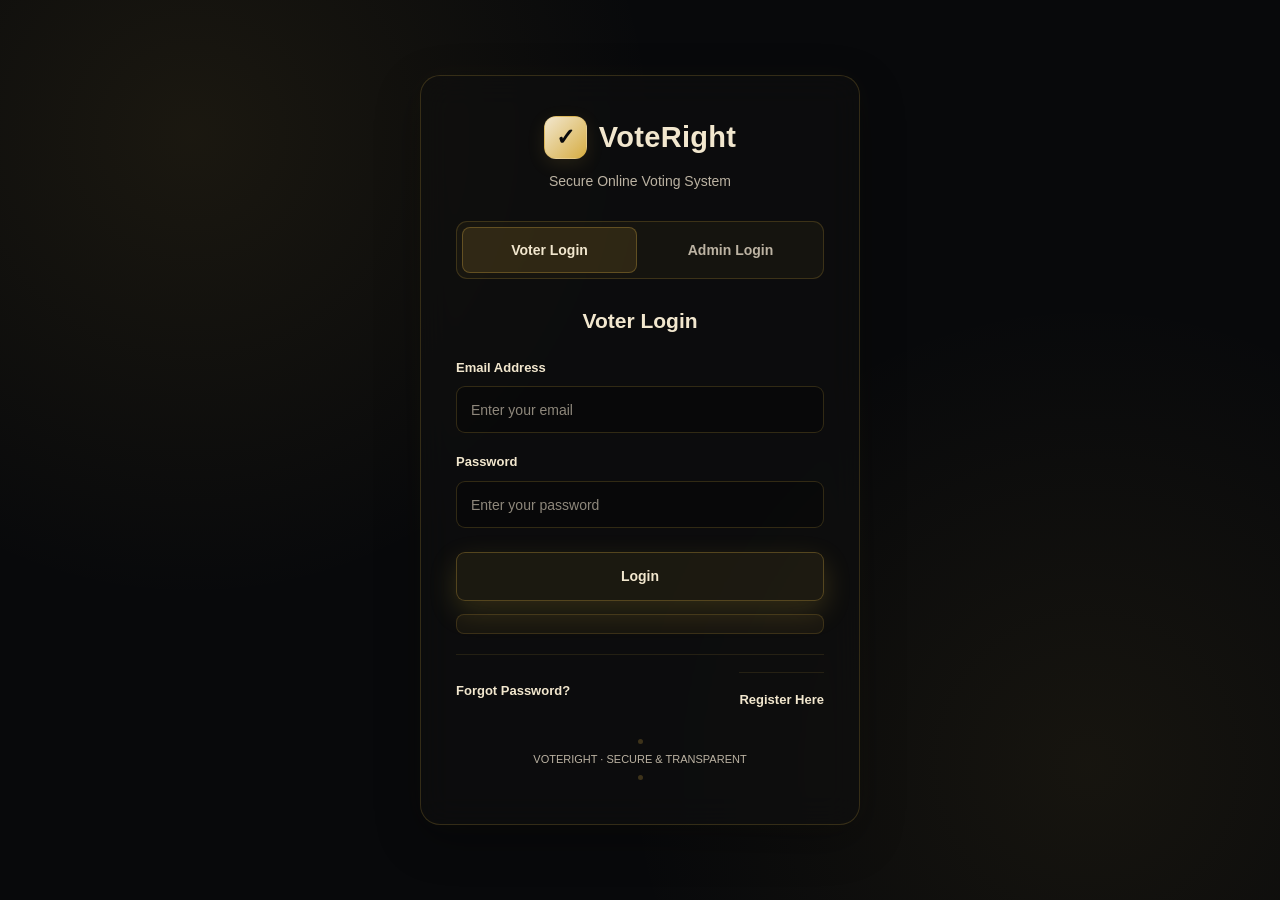
<file: index.html>
<!DOCTYPE html>
<html lang="en">
<head>
    <meta charset="UTF-8">
    <meta name="viewport" content="width=device-width, initial-scale=1.0">

    <title>VoteRight - Login</title>

    <link rel="stylesheet" href="css/style.css">

    
       
</head>

<body class="login-page">

    <div class="auth-container">

        <div class="auth-card">

            <!-- LOGO -->
            <div class="logo">
                <div class="logo-icon">✓</div>
                <h1>VoteRight</h1>
            </div>

            <p class="subtitle">
                Secure Online Voting System
            </p>

            <!-- LOGIN TYPE -->
            <div class="login-tabs">

                <button
                    type="button"
                    id="voterTab"
                    class="login-tab active"
                    onclick="selectLoginType('voter')"
                >
                    Voter Login
                </button>

                <button
                    type="button"
                    id="adminTab"
                    class="login-tab"
                    onclick="selectLoginType('admin')"
                >
                    Admin Login
                </button>

            </div>

            <h2 id="loginTitle">Voter Login</h2>

            <!-- LOGIN FORM -->
            <form id="loginForm">

                <div class="form-group">

                    <label for="email">
                        Email Address
                    </label>

                    <input
                        type="email"
                        id="email"
                        placeholder="Enter your email"
                        required
                    >

                </div>

                <div class="form-group">

                    <label for="password">
                        Password
                    </label>

                    <input
                        type="password"
                        id="password"
                        placeholder="Enter your password"
                        required
                    >

                </div>

                <button
                    type="submit"
                    class="btn-primary"
                    id="loginBtn"
                >
                    Login
                </button>

            </form>

            <!-- MESSAGE -->
            <div id="message" role="status" aria-live="polite"></div>

            <!-- VOTER AUTH LINKS -->
            <div
                id="registerSection"
                class="auth-links"
            >

                <a
                    href="forgot-password.html"
                    class="forgot-link"
                >
                    Forgot Password?
                </a>

                <a
                    href="register.html"
                    class="register-link"
                >
                    Register Here
                </a>

            </div>

            <!-- ADMIN INFO -->
            <div
                id="adminInfo"
                class="admin-info"
                style="display: none;"
            >

                <div class="admin-icon">♙</div>

                <p class="admin-title">
                    Admin Login
                </p>

                <p class="admin-description">
                    Use your administrator credentials
                    to access the admin panel.
                </p>

            </div>

            <!-- FOOTER -->
            <div class="login-footer">
                <span></span>
                <p>VOTERIGHT · SECURE & TRANSPARENT</p>
                <span></span>
            </div>

        </div>

    </div>

    <!-- JAVASCRIPT: ORIGINAL FUNCTIONALITY -->

    <script>

        let loginType = "voter";


        /*
         * ==========================================
         * SELECT LOGIN TYPE
         * ==========================================
         */

        function selectLoginType(type) {

            loginType = type;

            const voterTab =
                document.getElementById("voterTab");

            const adminTab =
                document.getElementById("adminTab");

            const loginTitle =
                document.getElementById("loginTitle");

            const registerSection =
                document.getElementById("registerSection");

            const adminInfo =
                document.getElementById("adminInfo");


            if (type === "admin") {

                voterTab.classList.remove("active");

                adminTab.classList.add("active");

                loginTitle.textContent = "Admin Login";

                registerSection.style.display = "none";

                adminInfo.style.display = "block";

            } else {

                adminTab.classList.remove("active");

                voterTab.classList.add("active");

                loginTitle.textContent = "Voter Login";

                registerSection.style.display = "flex";

                adminInfo.style.display = "none";

            }

        }


        /*
         * ==========================================
         * LOGIN
         * ==========================================
         */

        const loginForm =
            document.getElementById("loginForm");

        const message =
            document.getElementById("message");

        const loginBtn =
            document.getElementById("loginBtn");


        loginForm.addEventListener(
            "submit",
            async function(event) {

                event.preventDefault();

                const email =
                    document.getElementById("email").value.trim();

                const password =
                    document.getElementById("password").value;


                message.textContent = "Logging in...";

                message.className = "message-loading";

                loginBtn.disabled = true;


                try {

                    const response = await fetch(
                        "/api/auth/login",
                        {
                            method: "POST",

                            headers: {
                                "Content-Type": "application/json"
                            },

                            body: JSON.stringify({

                                email: email,

                                password: password

                            })
                        }
                    );


                    const data = await response.json();


                    if (!response.ok) {

                        throw new Error(
                            data.message || "Login failed"
                        );

                    }


                    /*
                     * CHECK SELECTED LOGIN TYPE
                     */

                    if (
                        loginType === "admin" &&
                        data.user.role !== "admin"
                    ) {

                        throw new Error(
                            "This account is not an admin account."
                        );

                    }


                    if (
                        loginType === "voter" &&
                        data.user.role !== "voter"
                    ) {

                        throw new Error(
                            "Please use Admin Login for an admin account."
                        );

                    }


                    /*
                     * SAVE TOKEN
                     */

                    localStorage.setItem(
                        "vr_token",
                        data.token
                    );


                    /*
                     * SAVE USER
                     */

                    localStorage.setItem(
                        "vr_user",
                        JSON.stringify(data.user)
                    );


                    message.textContent =
                        "Login successful! Redirecting...";

                    message.className = "message-success";


                    /*
                     * ADMIN REDIRECT
                     */

                    if (data.user.role === "admin") {

                        setTimeout(function() {

                            window.location.href =
                                "admin/manage-elections.html";

                        }, 700);


                    /*
                     * VOTER REDIRECT
                     */

                    } else {

                        setTimeout(function() {

                            window.location.href =
                                "dashboard.html";

                        }, 700);

                    }


                } catch (error) {

                    console.error("Login error:", error);

                    message.textContent =
                        error.message || "Something went wrong.";

                    message.className = "message-error";

                    loginBtn.disabled = false;

                }

            }
        );

    </script>

</body>
</html>
</file>
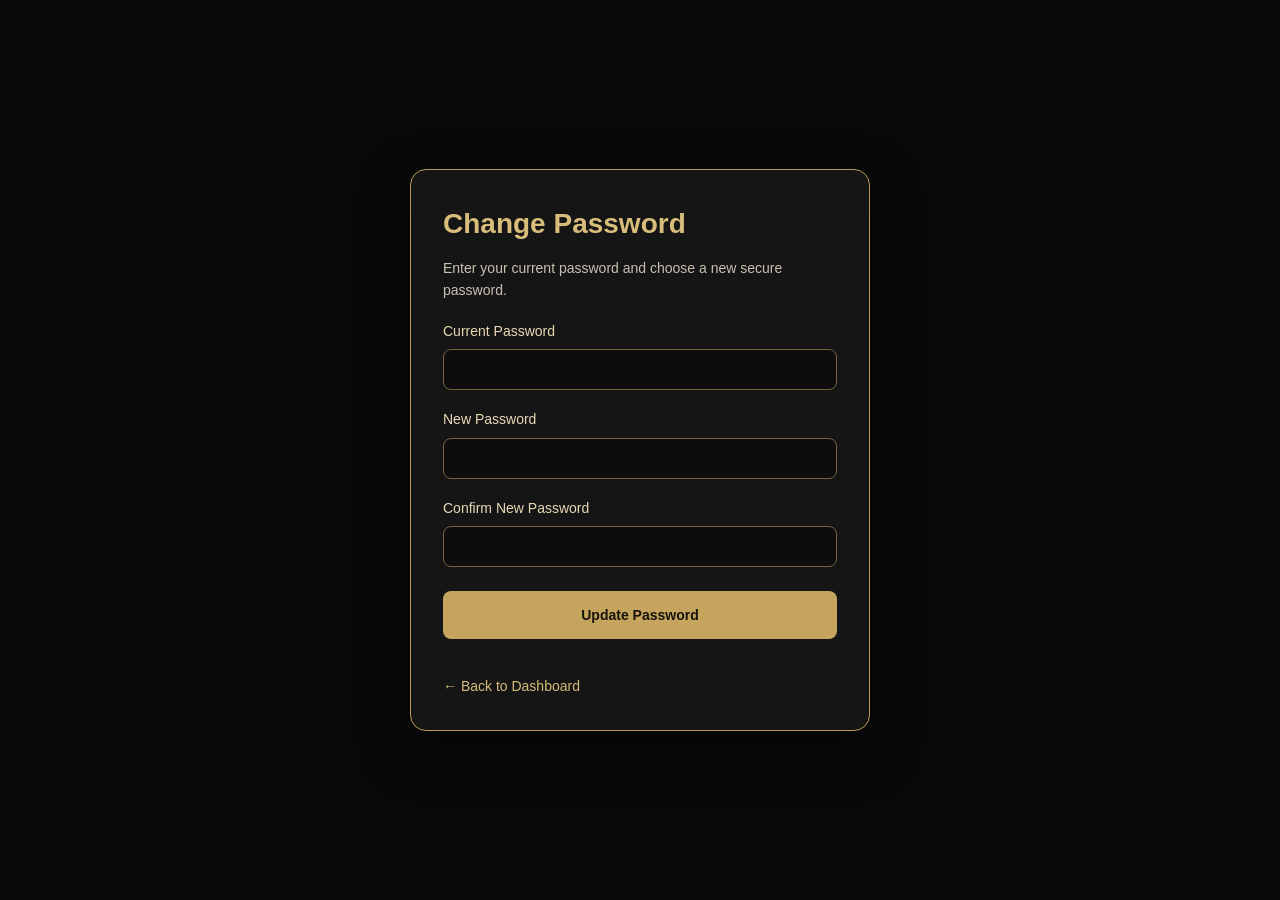
<file: change-password.html>
<!DOCTYPE html>
<html lang="en">
<head>
    <meta charset="UTF-8">
    <meta name="viewport" content="width=device-width, initial-scale=1.0">
    <title>VoteRight - Change Password</title>

    <link rel="stylesheet" href="css/style.css">

    <style>
        .password-page {
            min-height: 100vh;
            display: flex;
            justify-content: center;
            align-items: center;
            padding: 25px;
            background: #090909;
            color: #f5f1e8;
        }

        .password-card {
            width: 100%;
            max-width: 460px;
            padding: 32px;
            border: 1px solid #b99a55;
            border-radius: 16px;
            background: #151515;
            box-shadow: 0 18px 50px #0008;
        }

        .password-card h1 {
            color: #d8bd7a;
            margin-bottom: 10px;
        }

        .password-card p {
            color: #c9c1b1;
            line-height: 1.6;
        }

        .password-card label {
            display: block;
            margin: 18px 0 7px;
            color: #e8d9b4;
        }

        .password-card input {
            width: 100%;
            box-sizing: border-box;
            padding: 12px;
            border: 1px solid #76643d;
            border-radius: 8px;
            background: #0d0d0d;
            color: #fff;
        }

        .password-card button {
            width: 100%;
            margin-top: 24px;
            padding: 13px;
            border: none;
            border-radius: 8px;
            background: #c5a45e;
            color: #17130b;
            font-weight: 700;
            cursor: pointer;
        }

        .password-card button:hover {
            background: #dfc27e;
        }

        .password-message {
            margin-top: 16px;
            line-height: 1.5;
        }

        .back-link {
            display: inline-block;
            margin-top: 20px;
            color: #d8bd7a;
            text-decoration: none;
        }
    </style>
</head>

<body class="password-page">

    <main class="password-card">

        <h1>Change Password</h1>

        <p>
            Enter your current password and choose a new secure password.
        </p>

        <form id="changePasswordForm">

            <label for="current_password">
                Current Password
            </label>

            <input
                type="password"
                id="current_password"
                autocomplete="current-password"
                required
            >

            <label for="new_password">
                New Password
            </label>

            <input
                type="password"
                id="new_password"
                minlength="8"
                autocomplete="new-password"
                required
            >

            <label for="confirm_password">
                Confirm New Password
            </label>

            <input
                type="password"
                id="confirm_password"
                minlength="8"
                autocomplete="new-password"
                required
            >

            <button type="submit">
                Update Password
            </button>

        </form>

        <div
            id="passwordMessage"
            class="password-message"
            role="status"
        ></div>

        <a class="back-link" href="dashboard.html">
            ← Back to Dashboard
        </a>

    </main>

    <script>
        const form = document.getElementById("changePasswordForm");
        const message = document.getElementById("passwordMessage");

        form.addEventListener("submit", async function(event) {

            event.preventDefault();

            const currentPassword =
                document.getElementById("current_password").value;

            const newPassword =
                document.getElementById("new_password").value;

            const confirmPassword =
                document.getElementById("confirm_password").value;

            if (newPassword !== confirmPassword) {
                message.textContent = "New passwords do not match.";
                return;
            }

            const token = localStorage.getItem("vr_token");

            if (!token) {
                message.textContent = "Please log in first.";
                return;
            }

            try {

                message.textContent = "Updating password...";

                const response = await fetch(
                    "http://127.0.0.1:5000/api/auth/change-password",
                    {
                        method: "POST",

                        headers: {
                            "Content-Type": "application/json",
                            "Authorization": "Bearer " + token
                        },

                        body: JSON.stringify({
                            current_password: currentPassword,
                            new_password: newPassword,
                            confirm_password: confirmPassword
                        })
                    }
                );

                const result = await response.json();

                if (!response.ok) {
                    throw new Error(
                        result.message || "Password update failed."
                    );
                }

                message.textContent =
                    "Password changed successfully. Please log in again.";

                localStorage.removeItem("vr_token");
                localStorage.removeItem("vr_user");

                setTimeout(function() {
                    window.location.href = "index.html";
                }, 1800);

            } catch (error) {

                message.textContent = error.message;

            }

        });
    </script>

</body>
</html>
</file>
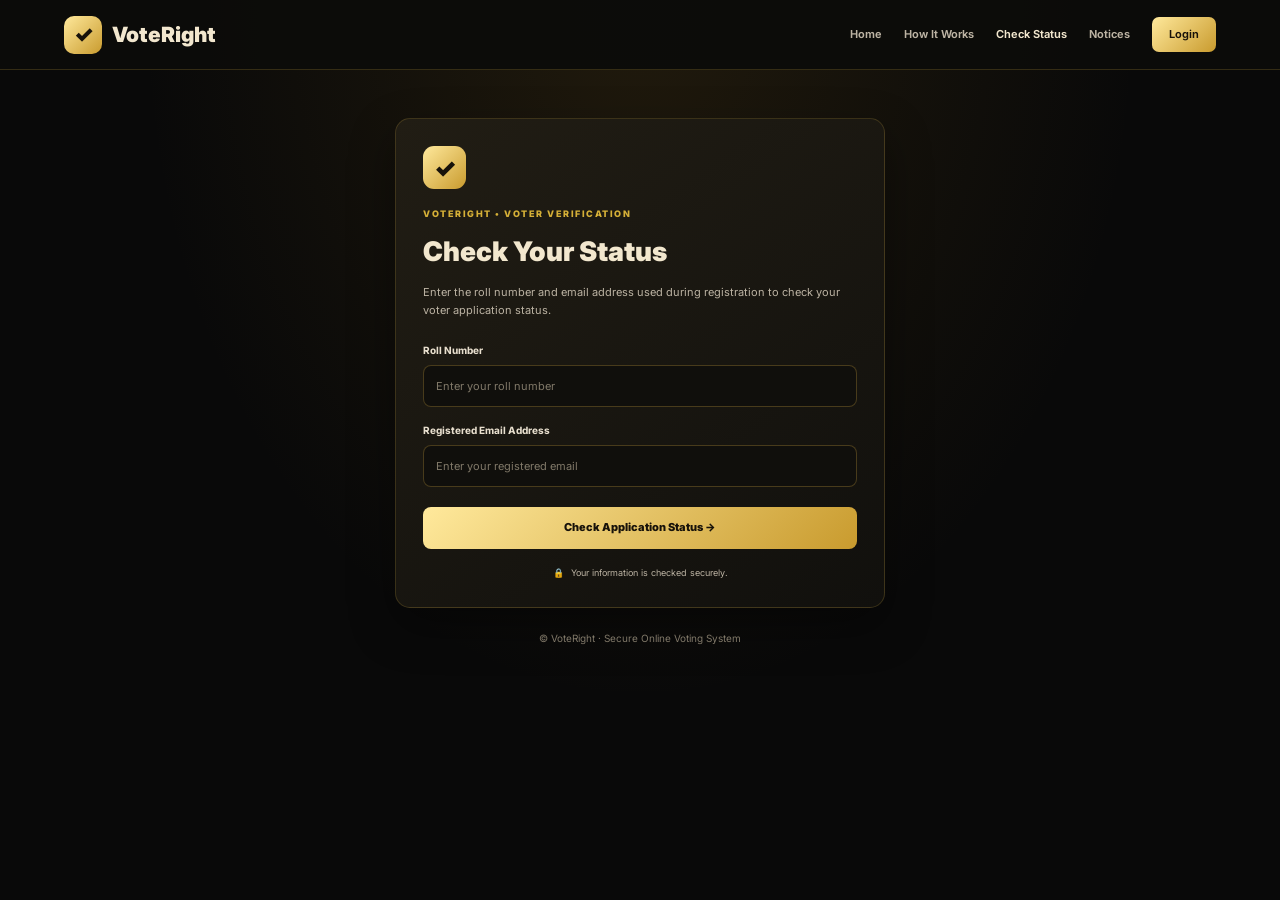
<file: check-status.html>
<!DOCTYPE html>
<html lang="en">
<head>
    <meta charset="UTF-8">
    <meta name="viewport" content="width=device-width, initial-scale=1.0">
    <title>VoteRight | Check Application Status</title>

    <link rel="stylesheet" href="css/style.css">

    <link rel="preconnect" href="https://fonts.googleapis.com">
    <link rel="preconnect" href="https://fonts.gstatic.com" crossorigin>
    <link href="https://fonts.googleapis.com/css2?family=Inter:wght@400;500;600;700;800;900&display=swap" rel="stylesheet">
</head>

<body class="status-page">

    <nav class="status-nav">
        <a class="status-brand" href="home.html">
            <span class="status-brand-icon">✓</span>
            VoteRight
        </a>

        <div class="status-nav-links">
            <a href="home.html">Home</a>
            <a href="home.html#how-it-works">How It Works</a>
            <a href="check-status.html" class="active">Check Status</a>
            <a href="home.html#notices">Notices</a>
            <a href="index.html" class="status-login-link">Login</a>
        </div>
    </nav>


    <main class="status-wrapper">

        <section class="status-card">

            <div class="status-brand-mark">✓</div>

            <div class="status-eyebrow">VOTERIGHT • VOTER VERIFICATION</div>

            <h1>Check Your Status</h1>

            <p class="status-description">
                Enter the roll number and email address used during
                registration to check your voter application status.
            </p>


            <form id="statusForm">

                <div class="status-field">

                    <label for="roll_no">Roll Number</label>

                    <input
                        type="text"
                        id="roll_no"
                        name="roll_no"
                        placeholder="Enter your roll number"
                        autocomplete="off"
                        required
                    >

                </div>


                <div class="status-field">

                    <label for="email">Registered Email Address</label>

                    <input
                        type="email"
                        id="email"
                        name="email"
                        placeholder="Enter your registered email"
                        autocomplete="email"
                        required
                    >

                </div>


                <button
                    class="status-button"
                    id="checkButton"
                    type="submit"
                >
                    Check Application Status →
                </button>

            </form>


            <div
                id="statusMessage"
                role="status"
                aria-live="polite"
            ></div>

            <div class="status-security-note">
                <span>🔒</span>
                Your information is checked securely.
            </div>

        </section>


        <p class="status-footer">
            © VoteRight · Secure Online Voting System
        </p>

    </main>


    <!-- ORIGINAL JAVASCRIPT — KEPT INSIDE HTML -->
    <script>

        const API_BASE = "http://127.0.0.1:5000";

        const statusForm =
            document.getElementById("statusForm");

        const statusMessage =
            document.getElementById("statusMessage");

        const checkButton =
            document.getElementById("checkButton");


        /* HTML ESCAPING */

        function escapeHTML(value) {

            return String(value ?? "").replace(/[&<>"']/g, function (char) {

                return {
                    "&": "&amp;",
                    "<": "&lt;",
                    ">": "&gt;",
                    '"': "&quot;",
                    "'": "&#39;"
                }[char];

            });

        }


        /* CHECK APPLICATION STATUS */

        statusForm.addEventListener("submit", async function (event) {

            event.preventDefault();

            const roll_no =
                document.getElementById("roll_no").value.trim();

            const email =
                document.getElementById("email").value.trim();


            statusMessage.replaceChildren();

            checkButton.disabled = true;

            checkButton.textContent = "Checking...";


            try {

                const response = await fetch(
                    `${API_BASE}/api/voters/check-status`,
                    {
                        method: "POST",

                        headers: {
                            "Content-Type": "application/json"
                        },

                        body: JSON.stringify({
                            roll_no,
                            email
                        })
                    }
                );


                const data = await response.json();


                if (!response.ok || data.success !== true) {

                    statusMessage.textContent =
                        data.message ||
                        "Status could not be found. Check your details.";

                    statusMessage.className = "status-error";

                    return;

                }


                const status = String(data.status || "");


                const statusClass = {
                    Pending: "pending",
                    Approved: "approved",
                    Rejected: "rejected"
                }[status] || "pending";


                let explanation = "";


                if (status === "Pending") {

                    explanation =
                        "Your application is awaiting administrator review.";

                } else if (status === "Approved") {

                    explanation =
                        "Your voter application has been approved.";

                } else if (status === "Rejected") {

                    explanation =
                        "Your voter application has been rejected.";

                }


                const reason = status === "Rejected"
                    ? (
                        data.rejection_reason ||
                        "No rejection reason was provided."
                    )
                    : "";


                statusMessage.className = "status-success";


                statusMessage.innerHTML = `

                    <div class="status-result-card">

                        <div class="status-result-icon">✓</div>

                        <h2>Application Result</h2>

                        <p class="status-result-label">
                            YOUR APPLICATION STATUS
                        </p>

                        <span class="status-badge ${statusClass}">
                            ${escapeHTML(status)}
                        </span>

                        <p class="status-explanation">
                            ${escapeHTML(explanation)}
                        </p>

                        ${
                            status === "Rejected"
                                ? `
                                    <div class="reason-box">
                                        <strong>Rejection Reason</strong>
                                        <p>${escapeHTML(reason)}</p>
                                    </div>
                                `
                                : ""
                        }

                    </div>

                `;


            } catch (error) {

                statusMessage.className = "status-error";

                statusMessage.textContent =
                    "Unable to connect to VoteRight server. Please ensure the backend is running and try again.";

            } finally {

                checkButton.disabled = false;

                checkButton.textContent =
                    "Check Application Status →";

            }

        });

    </script>

</body>
</html>
</file>
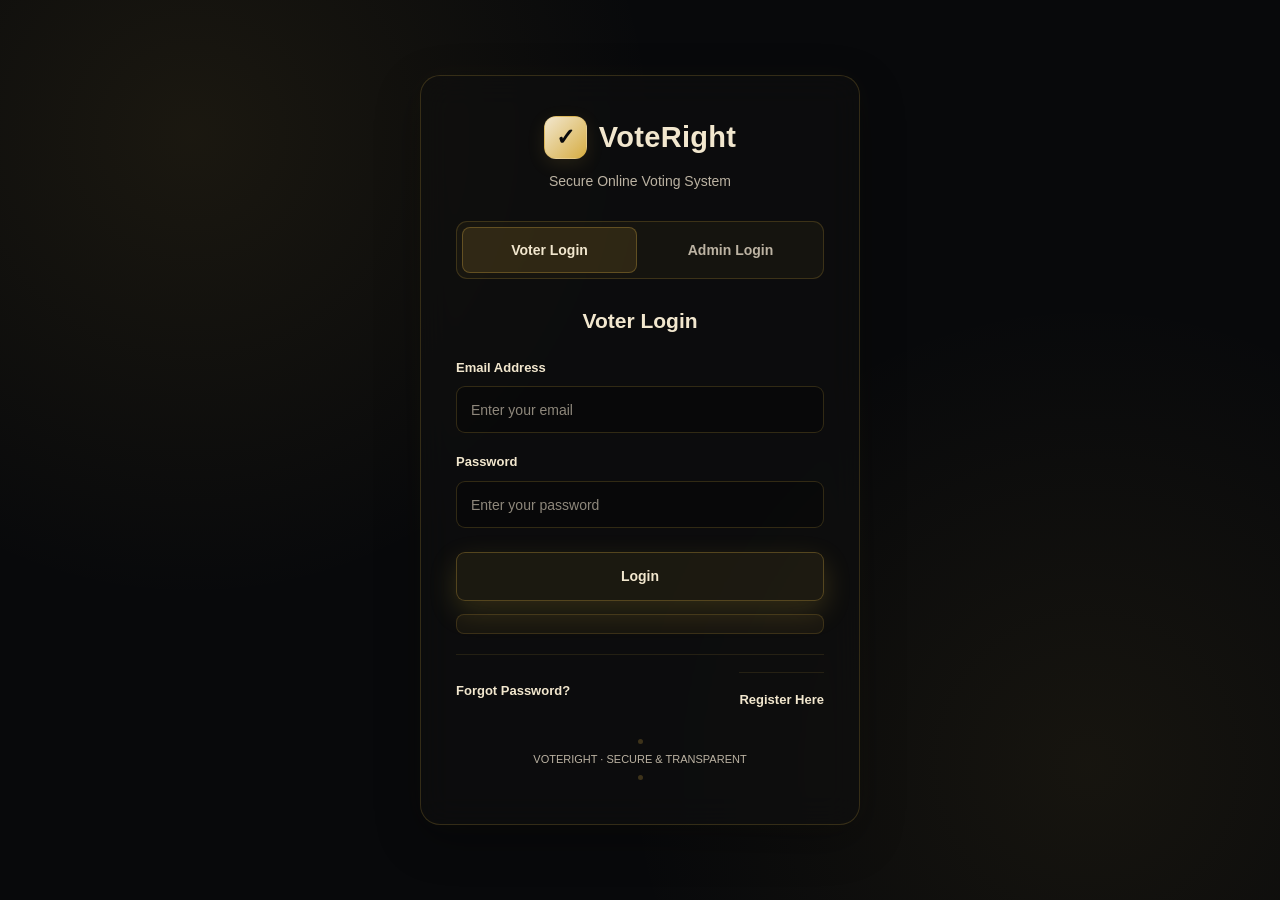
<file: dashboard.html>
<!DOCTYPE html>
<html lang="en">
<head>
    <meta charset="UTF-8">
    <meta name="viewport" content="width=device-width, initial-scale=1.0">
    <title>VoteRight - Dashboard</title>

    <link rel="stylesheet" href="css/style.css">
    <link rel="preconnect" href="https://fonts.googleapis.com">
    <link rel="preconnect" href="https://fonts.gstatic.com" crossorigin>
    <link href="https://fonts.googleapis.com/css2?family=Inter:wght@400;500;600;700;800;900&display=swap" rel="stylesheet">

    <style>
        .profile-heading-actions {
            display: flex;
            align-items: center;
            justify-content: space-between;
            gap: 12px;
            flex-wrap: wrap;
        }

        .profile-edit-btn {
            display: inline-flex;
            align-items: center;
            justify-content: center;
            gap: 7px;
            padding: 9px 20px;
            border: none;
            border-radius: 30px;
            background: linear-gradient(135deg, #ffe58a, #d6a832);
            color: #17130a;
            font-size: 13px;
            font-weight: 700;
            cursor: pointer;
            box-shadow: 0 3px 10px rgba(214, 168, 50, 0.18);
            transition: all 0.25s ease;
        }

        .profile-edit-btn:hover {
            background: linear-gradient(135deg, #ffedaa, #e5b943);
            transform: translateY(-2px);
            box-shadow: 0 5px 14px rgba(214, 168, 50, 0.3);
        }

        .profile-edit-form {
            display: none;
            grid-template-columns: repeat(2, minmax(0, 1fr));
            gap: 16px;
            margin-top: 20px;
        }

        .profile-form-group {
            display: flex;
            flex-direction: column;
            gap: 7px;
        }

        .profile-form-group label {
            font-size: 13px;
            font-weight: 600;
        }

        .profile-form-group input {
            width: 100%;
            box-sizing: border-box;
            padding: 11px 12px;
            border: 1px solid rgba(201, 164, 92, 0.4);
            border-radius: 8px;
            background: rgba(255, 255, 255, 0.05);
            color: inherit;
            font: inherit;
            outline: none;
        }

        .profile-form-group input:focus {
            border-color: #c9a45c;
        }

        .profile-form-group input:disabled {
            opacity: 0.65;
            cursor: not-allowed;
        }

        .profile-readonly-note {
            grid-column: 1 / -1;
            font-size: 12px;
            opacity: 0.7;
        }

        .profile-form-actions {
            grid-column: 1 / -1;
            display: flex;
            gap: 10px;
            flex-wrap: wrap;
            margin-top: 5px;
        }

        .profile-cancel-btn {
            border: 1px solid rgba(201, 164, 92, 0.5);
            background: transparent;
            color: inherit;
            padding: 10px 18px;
            border-radius: 8px;
            cursor: pointer;
            font: inherit;
        }

        .profile-save-btn {
            border: 1px solid #c9a45c;
            background: #c9a45c;
            color: #17130c;
            padding: 10px 18px;
            border-radius: 8px;
            cursor: pointer;
            font-weight: 700;
            font: inherit;
        }

        .profile-save-btn:disabled {
            opacity: 0.6;
            cursor: wait;
        }

        @media (max-width: 600px) {
            .profile-edit-form {
                grid-template-columns: 1fr;
            }

            .profile-readonly-note,
            .profile-form-actions {
                grid-column: 1;
            }
        }
    </style>
</head>

<body>

    <!-- LEFT SIDEBAR -->
    <aside class="topbar">

        <div class="brand">
            <div class="logo-icon">✓</div>
            <span>VoteRight</span>
        </div>

        <nav>
            <a href="dashboard.html" class="active">
                <span>⌂</span> Dashboard
            </a>

            <a href="elections.html">
                <span>▣</span> Elections
            </a>

            <a href="my-votes.html">
                <span>✓</span> My Votes
            </a>

            <a href="results.html">
                <span>▥</span> Results
            </a>

            <a href="change-password.html">
                <span>🔒</span> Change Password
            </a>

            <button type="button" onclick="logout()" class="logout-btn">
                <span>↪</span> Logout
            </button>
        </nav>

        <div class="sidebar-bottom">
            <span>SECURE ONLINE VOTING</span>
        </div>

    </aside>


    <!-- MAIN -->
    <main class="dashboard-container">

        <!-- TOP BAR -->
        <header class="dashboard-top">

            <div class="mobile-menu-label">
                ☰ &nbsp; VoteRight
            </div>

            <label class="search-box">
                <span>⌕</span>
                <input
                    type="search"
                    id="dashboardSearch"
                    placeholder="Search elections..."
                    aria-label="Search elections"
                >
            </label>

            <div class="top-actions">

                <a
                    href="elections.html"
                    class="notification-button"
                    title="Elections"
                >
                    ♧
                </a>

                <div class="top-profile">
                    <span class="top-profile-icon">♙</span>
                    <span id="topUserName">Voter</span>
                </div>

            </div>

        </header>


        <!-- WELCOME BANNER -->
        <section class="welcome-section">

            <div class="welcome-content">

                <p class="small-text">WELCOME BACK,</p>

                <h1 id="welcomeName">Loading...</h1>

                <p>Your voice matters. Vote for a better tomorrow.</p>

                <span class="welcome-date">
                    ✦ &nbsp; YOUR VOTER DASHBOARD
                </span>

            </div>

            <div class="welcome-decoration" aria-hidden="true">

                <div class="gold-orbit"></div>

                <div class="vote-illustration">
                    <span class="vote-check">✓</span>
                    <strong>VOTE</strong>
                </div>

            </div>

        </section>


        <!-- SUMMARY CARDS -->
        <section class="stats-grid">

            <a href="elections.html" class="stat-card">

                <div class="stat-icon">▣</div>

                <div class="stat-info">
                    <span>Explore</span>
                    <strong>Elections</strong>
                    <small>View available elections →</small>
                </div>

            </a>


            <a href="my-votes.html" class="stat-card">

                <div class="stat-icon">✓</div>

                <div class="stat-info">
                    <span>Your account</span>
                    <strong>My Votes</strong>
                    <small>View voting history →</small>
                </div>

            </a>


            <a href="results.html" class="stat-card">

                <div class="stat-icon">▥</div>

                <div class="stat-info">
                    <span>Election updates</span>
                    <strong>Results</strong>
                    <small>View election results →</small>
                </div>

            </a>


            <a href="check-status.html" class="stat-card">

                <div class="stat-icon">♙</div>

                <div class="stat-info">
                    <span>Voter account</span>
                    <strong id="summaryStatus">Profile</strong>
                    <small>Check voter details →</small>
                </div>

            </a>

        </section>


        <!-- MAIN DASHBOARD ROW -->
        <section class="dashboard-main-grid">

            <!-- AVAILABLE ELECTIONS -->
            <div class="dashboard-card upcoming-panel">

                <div class="section-heading">

                    <h2>
                        <span class="heading-icon">🏆</span>
                        Available Elections
                    </h2>

                    <a href="elections.html" class="view-all">
                        View All →
                    </a>

                </div>

                <div id="electionMessage" class="message">
                    Loading elections...
                </div>

                <div
                    id="dashboardElections"
                    class="dashboard-election-list"
                ></div>

            </div>


            <!-- QUICK ACTIONS -->
            <div class="dashboard-card quick-panel">

                <div class="section-heading">
                    <h2>
                        <span class="heading-icon">⚡</span>
                        Quick Actions
                    </h2>
                </div>

                <div class="quick-actions">

                    <a href="elections.html" class="action-card">

                        <div class="action-icon">🗳️</div>

                        <h3>Cast Your Vote</h3>

                        <p>Choose an election and vote.</p>

                    </a>


                    <a href="results.html" class="action-card">

                        <div class="action-icon">▥</div>

                        <h3>View Results</h3>

                        <p>See election results.</p>

                    </a>


                    <a href="my-votes.html" class="action-card">

                        <div class="action-icon">✓</div>

                        <h3>My Votes</h3>

                        <p>Check your voting history.</p>

                    </a>


                    <a href="check-status.html" class="action-card">

                        <div class="action-icon">♙</div>

                        <h3>Check Status</h3>

                        <p>View your voter status.</p>

                    </a>


                    <a href="change-password.html" class="action-card">

                        <div class="action-icon">🔒</div>

                        <h3>Change Password</h3>

                        <p>Update your account password securely.</p>

                    </a>

                </div>

            </div>

        </section>


        <!-- LOWER ROW -->
        <section class="dashboard-lower-grid">

            <!-- PROFILE -->
            <div class="dashboard-card profile-panel">

                <div class="section-heading profile-heading-actions">

                    <h2>
                        <span class="heading-icon">♙</span>
                        My Profile
                    </h2>

                    <button
                        type="button"
                        class="profile-edit-btn"
                        id="editProfileButton"
                        onclick="openProfileEditor()"
                    >
                        ✎ Edit Profile
                    </button>

                </div>


                <div id="profileMessage" class="message">
                    Loading profile...
                </div>


                <div id="profileData" class="profile-grid">

                    <div class="profile-item">
                        <span>Name</span>
                        <strong id="profileName">-</strong>
                    </div>

                    <div class="profile-item">
                        <span>Email</span>
                        <strong id="profileEmail">-</strong>
                    </div>

                    <div class="profile-item">
                        <span>Enrolment Number</span>
                        <strong id="profileRoll">-</strong>
                    </div>

                    <div class="profile-item">
                        <span>Mobile</span>
                        <strong id="profileMobile">-</strong>
                    </div>

                    <div class="profile-item">
                        <span>Department</span>
                        <strong id="profileDepartment">-</strong>
                    </div>

                    <div class="profile-item">
                        <span>Year</span>
                        <strong id="profileYear">-</strong>
                    </div>

                    <div class="profile-item">
                        <span>Voter Status</span>
                        <strong id="profileStatus">-</strong>
                    </div>

                </div>


                <!-- PROFILE EDIT FORM -->
                <form id="profileEditForm" class="profile-edit-form">

                    <div class="profile-form-group">

                        <label for="editName">Full Name</label>

                        <input
                            type="text"
                            id="editName"
                            maxlength="100"
                            required
                        >

                    </div>


                    <div class="profile-form-group">

                        <label for="editEmail">
                            Email (Cannot be changed)
                        </label>

                        <input
                            type="email"
                            id="editEmail"
                            disabled
                        >

                    </div>


                    <div class="profile-form-group">

                        <label for="editEnrolment">
                            Enrolment Number
                        </label>

                        <input
                            type="text"
                            id="editEnrolment"
                            maxlength="14"
                            placeholder="ECCU__________"
                            autocomplete="off"
                            style="text-transform: uppercase;"
                            required
                        >

                    </div>


                    <div class="profile-form-group">

                        <label for="editMobile">Mobile Number</label>

                        <input
                            type="tel"
                            id="editMobile"
                            maxlength="10"
                            minlength="10"
                            inputmode="numeric"
                            placeholder="10-digit mobile number"
                            autocomplete="tel"
                            required
                        >

                    </div>


                    <div class="profile-form-group">

                        <label for="editDepartment">Department</label>

                        <input
                            type="text"
                            id="editDepartment"
                            maxlength="100"
                            required
                        >

                    </div>


                    <div class="profile-form-group">

                        <label for="editYear">Year</label>

                        <input
                            type="text"
                            id="editYear"
                            maxlength="30"
                            required
                        >

                    </div>


                    <p class="profile-readonly-note">
                        Email and voter approval status cannot be changed
                        from this form.
                    </p>


                    <div class="profile-form-actions">

                        <button
                            type="submit"
                            class="profile-save-btn"
                            id="saveProfileButton"
                        >
                            Save Changes
                        </button>

                        <button
                            type="button"
                            class="profile-cancel-btn"
                            onclick="closeProfileEditor()"
                        >
                            Cancel
                        </button>

                    </div>

                </form>

            </div>


            <!-- QUOTE -->
            <div class="dashboard-card quote-panel">

                <div class="quote-mark">“</div>

                <blockquote>
                    Your Vote, Your Voice,
                    <br>
                    A Better Tomorrow.
                </blockquote>

                <span>— VoteRight</span>

                <div class="quote-decoration">✦ ✦ ✦</div>

            </div>

        </section>


        <footer class="dashboard-footer">
            © VoteRight — Secure Online Voting System
        </footer>

    </main>


    <script>

        // ==========================================
        // CHECK LOGIN
        // ==========================================

        const token = localStorage.getItem("vr_token");
        const savedUser = localStorage.getItem("vr_user");

        if (!token || !savedUser) {
            window.location.href = "index.html";
        }


        // ==========================================
        // LOGOUT
        // ==========================================

        function logout() {

            localStorage.removeItem("vr_token");
            localStorage.removeItem("vr_user");

            window.location.href = "index.html";
        }


        // ==========================================
        // PROFILE DATA
        // ==========================================

        let currentVoter = null;


        // ==========================================
        // LOAD VOTER PROFILE
        // ==========================================

        async function loadProfile() {

            const profileMessage =
                document.getElementById("profileMessage");

            const profileData =
                document.getElementById("profileData");

            try {

                const response = await fetch(
                    "/api/voters/me",
                    {
                        method: "GET",
                        headers: {
                            "Authorization": "Bearer " + token
                        }
                    }
                );

                const data = await response.json();

                if (response.status === 401) {
                    logout();
                    return;
                }

                if (!response.ok) {
                    throw new Error(
                        data.message || "Could not load profile"
                    );
                }

                const voter = data.voter;

                currentVoter = voter;

                document.getElementById("welcomeName").textContent =
                    "Hello, " + (voter.name || "Voter");

                document.getElementById("topUserName").textContent =
                    voter.name || "Voter";

                document.getElementById("profileName").textContent =
                    voter.name || "-";

                document.getElementById("profileEmail").textContent =
                    voter.email || "-";

                document.getElementById("profileRoll").textContent =
                    voter.enrolment_no || "-";

                document.getElementById("profileMobile").textContent =
                    voter.mobile || "-";

                document.getElementById("profileDepartment").textContent =
                    voter.department || "-";

                document.getElementById("profileYear").textContent =
                    voter.year || "-";

                document.getElementById("profileStatus").textContent =
                    voter.status || "-";

                document.getElementById("summaryStatus").textContent =
                    voter.status || "Profile";

                profileMessage.style.display = "none";
                profileData.style.display = "grid";

            } catch (error) {

                console.error("Profile error:", error);

                profileMessage.textContent =
                    error.message || "Unable to load profile.";

                profileMessage.style.color = "red";
            }
        }


        // ==========================================
        // INPUT VALIDATION
        // ==========================================

        // Enrolment: ECCU+ ke baad 7 se 9 digits only.
        document.getElementById("editEnrolment").addEventListener("input", function() {
            this.value = this.value.toUpperCase().replace(/[^A-Z0-9+]/g, "");
        });

        // Mobile: sirf 10 numeric digits.
        document.getElementById("editMobile").addEventListener("input", function() {
            this.value = this.value.replace(/\D/g, "").slice(0, 10);
        });


        // ==========================================
        // OPEN PROFILE EDITOR
        // ==========================================

        function openProfileEditor() {

            if (!currentVoter) {
                alert("Profile is not loaded yet.");
                return;
            }

            document.getElementById("editName").value =
                currentVoter.name || "";

            document.getElementById("editEmail").value =
                currentVoter.email || "";

            document.getElementById("editEnrolment").value =
                currentVoter.enrolment_no || "";

            document.getElementById("editMobile").value =
                currentVoter.mobile || "";

            document.getElementById("editDepartment").value =
                currentVoter.department || "";

            document.getElementById("editYear").value =
                currentVoter.year || "";

            document.getElementById("profileData").style.display =
                "none";

            document.getElementById("editProfileButton").style.display =
                "none";

            document.getElementById("profileEditForm").style.display =
                "grid";
        }


        // ==========================================
        // CLOSE PROFILE EDITOR
        // ==========================================

        function closeProfileEditor() {

            document.getElementById("profileEditForm").style.display =
                "none";

            document.getElementById("profileData").style.display =
                "grid";

            document.getElementById("editProfileButton").style.display =
                "inline-block";
        }


        // ==========================================
        // SAVE PROFILE CHANGES
        // ==========================================

        document.getElementById("profileEditForm").addEventListener(
            "submit",
            async function(event) {

                event.preventDefault();

                const saveButton =
                    document.getElementById("saveProfileButton");

                const profileMessage =
                    document.getElementById("profileMessage");

                const profile = {
                    name: document.getElementById("editName").value.trim(),
                    enrolment_no: document.getElementById("editEnrolment").value.trim(),
                    mobile: document.getElementById("editMobile").value.trim(),
                    department: document.getElementById("editDepartment").value.trim(),
                    year: document.getElementById("editYear").value.trim()
                };

                if (
                    !profile.name ||
                    !profile.enrolment_no ||
                    !profile.mobile ||
                    !profile.department ||
                    !profile.year
                ) {
                    alert("Please fill in all profile fields.");
                    return;
                }

                profile.enrolment_no = profile.enrolment_no.toUpperCase();

                if (!/^ECCU\d{7,9}$/.test(profile.enrolment_no)) {
                    alert("Enrolment number Must be in correct formate. Example: ECCU_______");
                    document.getElementById("editEnrolment").focus();
                    return;
                }

                if (!/^\d{10}$/.test(profile.mobile)) {
                    alert("Mobile number must be in 10 digit.");
                    document.getElementById("editMobile").focus();
                    return;
                }

                saveButton.disabled = true;
                saveButton.textContent = "Saving...";

                try {

                    const response = await fetch(
                        "/api/voters/me",
                        {
                            method: "PUT",

                            headers: {
                                "Content-Type": "application/json",
                                "Authorization": "Bearer " + token
                            },

                            body: JSON.stringify(profile)
                        }
                    );

                    const data = await response.json();

                    if (response.status === 401) {
                        logout();
                        return;
                    }

                    if (!response.ok) {
                        throw new Error(
                            data.message || "Profile update failed."
                        );
                    }

                    profileMessage.style.display = "block";
                    profileMessage.style.color = "#22c55e";
                    profileMessage.textContent =
                        data.message || "Profile updated successfully.";

                    closeProfileEditor();

                    await loadProfile();

                    profileMessage.style.display = "block";
                    profileMessage.style.color = "#22c55e";
                    profileMessage.textContent =
                        data.message || "Profile updated successfully.";

                } catch (error) {

                    console.error("Profile update error:", error);

                    alert(error.message || "Unable to update profile.");

                } finally {

                    saveButton.disabled = false;
                    saveButton.textContent = "Save Changes";
                }

            }
        );


        // ==========================================
        // LOAD ELECTIONS FOR DASHBOARD
        // ==========================================

        async function loadDashboardElections() {

            const message =
                document.getElementById("electionMessage");

            const container =
                document.getElementById("dashboardElections");

            try {

                message.style.display = "block";
                message.textContent = "Loading elections...";

                container.innerHTML = "";

                const response = await fetch(
                    "/api/elections/?audience=voter",
                    {
                        method: "GET",
                        headers: {
                            "Authorization": "Bearer " + token
                        }
                    }
                );

                const data = await response.json();

                if (response.status === 401) {
                    logout();
                    return;
                }

                if (!response.ok || !data.success) {
                    throw new Error(
                        data.message || "Could not load elections."
                    );
                }


                // Active, Stopped aur Published elections voters ko visible hongi.
                // Sirf Draft elections hide rahengi.
                const elections = (data.elections || []).filter(
                    function(election) {
                        return (
                            election.status === "Active" ||
                            election.status === "Stopped" ||
                            election.status === "Published"
                        );
                    }
                );


                container.innerHTML = "";

                if (elections.length === 0) {

                    message.style.display = "block";

                    message.textContent =
                        "No elections available right now.";

                    return;
                }

                message.style.display = "none";


                elections.slice(0, 3).forEach(function(election) {

                    const isActive =
                        election.status === "Active";

                    const card =
                        document.createElement("article");

                    card.className =
                        "dashboard-election-card";

                    const title =
                        document.createElement("h3");

                    title.textContent =
                        election.title ||
                        election.name ||
                        "Election";

                    const description =
                        document.createElement("p");

                    description.textContent =
                        election.description ||
                        "Participate in this election.";

                    const details =
                        document.createElement("div");

                    details.className =
                        "election-card-bottom";

                    const status =
                        document.createElement("span");

                    status.className =
                        isActive
                            ? "election-status active"
                            : "election-status stopped";

                    status.textContent =
                        isActive ? "● Active" : "● Stopped";

                    const button =
                        document.createElement("a");

                    button.className =
                        "election-vote-button";

                    button.textContent =
                        isActive ? "Vote Now →" : "View Election";

                    button.href =
                        isActive
                            ? "vote.html?id=" +
                              encodeURIComponent(election.id)
                            : "elections.html";

                    details.appendChild(status);
                    details.appendChild(button);

                    card.appendChild(title);
                    card.appendChild(description);
                    card.appendChild(details);

                    container.appendChild(card);

                });

            } catch (error) {

                console.error("Election loading error:", error);

                container.innerHTML = "";

                message.style.display = "block";

                message.textContent =
                    error.message || "Unable to load elections.";
            }
        }


        // ==========================================
        // DASHBOARD SEARCH
        // ==========================================

        document.getElementById("dashboardSearch").addEventListener(
            "keydown",
            function(event) {

                if (event.key === "Enter") {
                    window.location.href = "elections.html";
                }

            }
        );


        // ==========================================
        // START
        // ==========================================

        loadProfile();
        loadDashboardElections();

    </script>

</body>
</html>
</file>
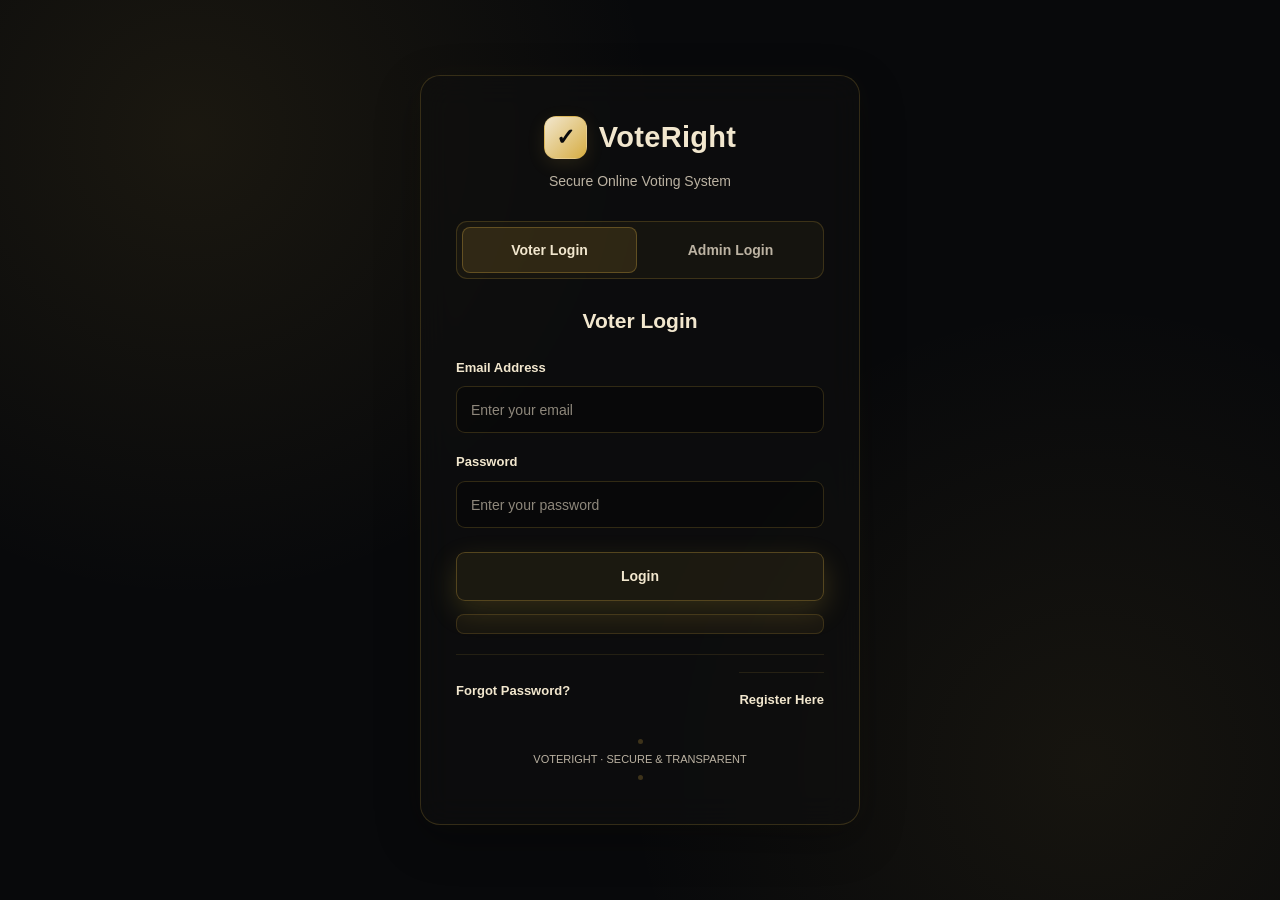
<file: elections.html>
<!DOCTYPE html>
<html lang="en">
<head>
    <meta charset="UTF-8">
    <meta name="viewport" content="width=device-width, initial-scale=1.0">
    <title>VoteRight - Elections</title>

    <link rel="stylesheet" href="css/style.css">
    <link rel="preconnect" href="https://fonts.googleapis.com">
    <link rel="preconnect" href="https://fonts.gstatic.com" crossorigin>
    <link href="https://fonts.googleapis.com/css2?family=Inter:wght@400;500;600;700;800;900&display=swap" rel="stylesheet">
</head>

<body>

    <aside class="topbar">
        <div class="brand">
            <div class="logo-icon">✓</div>
            <span>VoteRight</span>
        </div>

        <nav>
            <a href="dashboard.html">
                <span>⌂</span> Dashboard
            </a>

            <a href="elections.html" class="active">
                <span>▣</span> Elections
            </a>

            <a href="my-votes.html">
                <span>✓</span> My Votes
            </a>

            <a href="results.html">
                <span>▥</span> Results
            </a>

            <button type="button" onclick="logout()" class="logout-btn">
                <span>↪</span> Logout
            </button>
        </nav>

        <div class="sidebar-bottom">
            SECURE ONLINE VOTING
        </div>
    </aside>


    <main class="dashboard-container">

        <header class="dashboard-top">

            <div class="mobile-menu-label">
                ☰ &nbsp; VoteRight
            </div>

            <label class="search-box">
                <span>⌕</span>
                <input
                    type="search"
                    id="electionSearch"
                    placeholder="Search elections..."
                    aria-label="Search elections"
                >
            </label>

            <div class="top-actions">
                <a href="dashboard.html" class="notification-button" title="Dashboard">
                    ⌂
                </a>

                <div class="top-profile">
                    <span class="top-profile-icon">♙</span>
                    <span>VoteRight Voter</span>
                </div>
            </div>

        </header>


        <section class="welcome-section">

            <div class="welcome-content">

                <p class="small-text">
                    VOTERIGHT • ELECTION CENTRE
                </p>

                <h1>Available Elections</h1>

                <p>
                    Choose an active election and cast your vote.
                </p>

                <span class="welcome-date">
                    ✦ &nbsp; YOUR VOTE MATTERS
                </span>

            </div>

            <div class="welcome-decoration" aria-hidden="true">
                <div class="gold-orbit"></div>

                <div class="vote-illustration">
                    <span class="vote-check">✓</span>
                    <strong>VOTE</strong>
                </div>
            </div>

        </section>


        <section class="section-heading election-page-heading">
            <h2>🗳️ &nbsp; Available Elections</h2>

            <span class="election-page-note">
                Select an election to continue
            </span>
        </section>


        <div id="message" class="message">
            Loading elections...
        </div>


        <section
            id="electionsContainer"
            class="elections-grid"
        ></section>


        <footer class="dashboard-footer">
            © VoteRight — Secure Online Voting System
        </footer>

    </main>


    <script>

        /* =========================================
           CHECK LOGIN
        ========================================= */

        const token = localStorage.getItem("vr_token");

        if (!token) {
            window.location.href = "index.html";
        }


        /* =========================================
           LOGOUT
        ========================================= */

        function logout() {

            localStorage.removeItem("vr_token");
            localStorage.removeItem("vr_user");

            window.location.href = "index.html";
        }


        /* =========================================
           LOAD VOTER ELECTIONS
        ========================================= */

        async function loadElections() {

            const container =
                document.getElementById("electionsContainer");

            const message =
                document.getElementById("message");

            container.innerHTML = "";

            message.style.display = "block";
            message.style.color = "";
            message.textContent = "Loading elections...";

            try {

                const response = await fetch(
                    "/api/elections/?audience=voter",
                    {
                        method: "GET",
                        headers: {
                            "Authorization": "Bearer " + token,
                            "Content-Type": "application/json"
                        }
                    }
                );

                const data = await response.json();

                if (!response.ok || !data.success) {
                    throw new Error(
                        data.message || "Could not load elections"
                    );
                }


                /*
                   EXTRA FRONTEND PROTECTION

                   Only Active and Stopped elections
                   are allowed on voter page.
                */

                const elections = (data.elections || []).filter(
                    function(election) {

                        return (
                            election.status === "Active" ||
                            election.status === "Stopped"
                        );

                    }
                );


                container.innerHTML = "";


                if (elections.length === 0) {

                    message.textContent =
                        "No elections available at the moment.";

                    return;
                }


                message.style.display = "none";


                elections.forEach(function(election) {

                    const card = document.createElement("div");

                    card.className = "election-page-card";


                    /*
                       STATUS
                    */

                    const isActive =
                        election.status === "Active";

                    const statusClass = isActive
                        ? "status-active"
                        : "status-stopped";

                    const statusText = isActive
                        ? "Active"
                        : "Stopped";


                    /*
                       VOTING BUTTON
                    */

                    let buttonHTML = "";

                    if (isActive) {

                        buttonHTML = `
                            <button
                                class="btn-primary"
                                onclick="voteNow(${Number(election.id)})"
                            >
                                Vote Now →
                            </button>
                        `;

                    } else {

                        buttonHTML = `
                            <button
                                class="btn-primary"
                                disabled
                            >
                                Election Stopped
                            </button>
                        `;

                    }


                    /*
                       ELECTION CARD
                    */

                    card.innerHTML = `

                        <div class="election-card-top">

                            <div class="election-large-icon">
                                🗳️
                            </div>

                            <span class="${statusClass}">
                                ${escapeHTML(statusText)}
                            </span>

                        </div>

                        <h3>
                            ${escapeHTML(election.name || "Election")}
                        </h3>

                        <p class="election-description">
                            ${escapeHTML(
                                election.description || "Online election"
                            )}
                        </p>

                        <div class="election-dates">

                            <div>
                                <span>START DATE</span>
                                <strong>
                                    ${formatDate(election.start_date)}
                                </strong>
                            </div>

                            <div>
                                <span>END DATE</span>
                                <strong>
                                    ${formatDate(election.end_date)}
                                </strong>
                            </div>

                        </div>

                        <div class="election-card-action">
                            ${buttonHTML}
                        </div>

                    `;


                    container.appendChild(card);

                });

            } catch (error) {

                console.error("Election error:", error);

                message.textContent =
                    error.message || "Unable to load elections.";

                message.style.color = "red";

            }

        }


        /* =========================================
           VOTE NOW
        ========================================= */

        function voteNow(electionId) {

            window.location.href =
                "vote.html?id=" + electionId;

        }


        /* =========================================
           DATE FORMAT
        ========================================= */

        function formatDate(dateString) {

            if (!dateString) {
                return "-";
            }

            const date = new Date(dateString);

            if (isNaN(date)) {
                return dateString;
            }

            return date.toLocaleDateString(
                "en-IN",
                {
                    day: "2-digit",
                    month: "short",
                    year: "numeric"
                }
            );

        }


        /* =========================================
           HTML SAFETY
        ========================================= */

        function escapeHTML(value) {

            const div = document.createElement("div");

            div.textContent = String(value);

            return div.innerHTML;

        }


        /* =========================================
           ELECTION SEARCH
        ========================================= */

        document.getElementById("electionSearch").addEventListener(
            "input",
            function() {

                const searchValue =
                    this.value.toLowerCase();

                document.querySelectorAll(
                    ".election-page-card"
                ).forEach(function(card) {

                    const text =
                        card.textContent.toLowerCase();

                    card.style.display =
                        text.includes(searchValue) ? "" : "none";

                });

            }
        );


        /* =========================================
           START
        ========================================= */

        loadElections();

    </script>

</body>
</html>
</file>
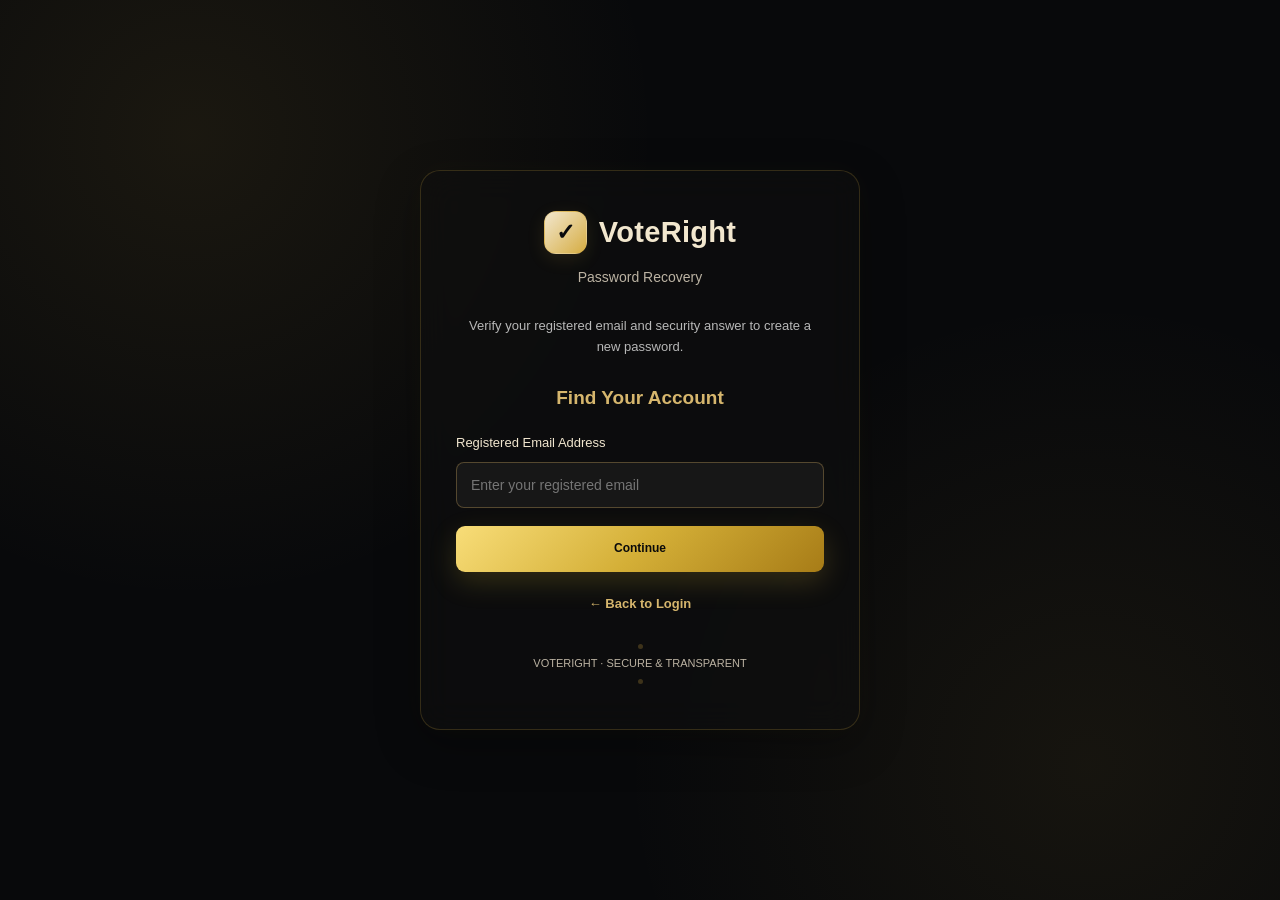
<file: forgot-password.html>
<!DOCTYPE html>
<html lang="en">
<head>
    <meta charset="UTF-8">
    <meta name="viewport" content="width=device-width, initial-scale=1.0">

    <title>VoteRight - Forgot Password</title>

    <link rel="stylesheet" href="css/style.css">

</head>

<body class="login-page">

    <div class="auth-container">

        <div class="auth-card forgot-card">

            <!-- LOGO -->
            <div class="logo">
                <div class="logo-icon">✓</div>
                <h1>VoteRight</h1>
            </div>

            <p class="subtitle">Password Recovery</p>

            <p class="forgot-description">
                Verify your registered email and security answer
                to create a new password.
            </p>

            <!-- STEP 1: EMAIL -->
            <div id="emailStep" class="reset-step active">

                <h2 class="step-heading">Find Your Account</h2>

                <form id="emailForm">

                    <div class="form-group">

                        <label for="email">Registered Email Address</label>

                        <input
                            type="email"
                            id="email"
                            placeholder="Enter your registered email"
                            required
                        >

                    </div>

                    <button
                        type="submit"
                        class="btn-primary"
                        id="findAccountBtn"
                    >
                        Continue
                    </button>

                </form>

            </div>

            <!-- STEP 2: SECURITY QUESTION -->
            <div id="securityStep" class="reset-step">

                <h2 class="step-heading">Security Verification</h2>

                <div class="security-question-box">
                    <strong>Your Security Question:</strong>
                    <p id="securityQuestion">Loading question...</p>
                </div>

                <form id="securityForm">

                    <div class="form-group">

                        <label for="securityAnswer">
                            Your Security Answer
                        </label>

                        <input
                            type="text"
                            id="securityAnswer"
                            placeholder="Enter your answer"
                            required
                            autocomplete="off"
                        >

                    </div>

                    <button
                        type="submit"
                        class="btn-primary"
                        id="verifyBtn"
                    >
                        Verify Answer
                    </button>

                </form>

            </div>

            <!-- STEP 3: NEW PASSWORD -->
            <div id="passwordStep" class="reset-step">

                <h2 class="step-heading">Create New Password</h2>

                <form id="passwordForm">

                    <div class="form-group">

                        <label for="newPassword">New Password</label>

                        <input
                            type="password"
                            id="newPassword"
                            placeholder="Enter new password"
                            minlength="8"
                            required
                        >

                    </div>

                    <div class="form-group">

                        <label for="confirmPassword">
                            Confirm New Password
                        </label>

                        <input
                            type="password"
                            id="confirmPassword"
                            placeholder="Re-enter new password"
                            minlength="8"
                            required
                        >

                    </div>

                    <button
                        type="submit"
                        class="btn-primary"
                        id="resetBtn"
                    >
                        Reset Password
                    </button>

                </form>

            </div>

            <!-- MESSAGE -->
            <div
                id="forgotMessage"
                class="forgot-message"
                role="status"
                aria-live="polite"
            ></div>

            <!-- FOOTER -->
            <a href="index.html" class="back-login">
                ← Back to Login
            </a>

            <div class="login-footer">
                <span></span>
                <p>VOTERIGHT · SECURE & TRANSPARENT</p>
                <span></span>
            </div>

        </div>

    </div>

    <script>

        const API_BASE = "/api/auth";

        let registeredEmail = "";
        let verifiedAnswer = "";

        // ELEMENTS
        const emailStep =
            document.getElementById("emailStep");

        const securityStep =
            document.getElementById("securityStep");

        const passwordStep =
            document.getElementById("passwordStep");

        const forgotMessage =
            document.getElementById("forgotMessage");


        // SHOW MESSAGE
        function showMessage(text, type = "") {

            forgotMessage.textContent = text;
            forgotMessage.className = "forgot-message " + type;

        }


        // SHOW STEP
        function showStep(step) {

            emailStep.classList.remove("active");
            securityStep.classList.remove("active");
            passwordStep.classList.remove("active");

            step.classList.add("active");

            showMessage("");

        }


        // ==========================================
        // STEP 1: FIND ACCOUNT
        // ==========================================

        document.getElementById("emailForm")
            .addEventListener("submit", async function(event) {

                event.preventDefault();

                const email =
                    document.getElementById("email").value.trim();

                const button =
                    document.getElementById("findAccountBtn");

                registeredEmail = email;

                button.disabled = true;

                showMessage(
                    "Checking your account...",
                    "loading"
                );

                try {

                    const response = await fetch(
                        `${API_BASE}/forgot-password/question`,
                        {
                            method: "POST",

                            headers: {
                                "Content-Type": "application/json"
                            },

                            body: JSON.stringify({
                                email: registeredEmail
                            })
                        }
                    );

                    const data = await response.json();

                    if (!response.ok) {

                        throw new Error(
                            data.message || "Unable to find your account."
                        );

                    }

                    // IMPORTANT: BACKEND RETURNS security_question
                    const question =
                        data.security_question || data.question;

                    if (!question) {

                        throw new Error(
                            "Security question missing from server response."
                        );

                    }

                    document.getElementById(
                        "securityQuestion"
                    ).textContent = question;

                    showStep(securityStep);

                } catch (error) {

                    console.error("Forgot password question error:", error);

                    showMessage(
                        error.message || "Something went wrong.",
                        "error"
                    );

                } finally {

                    button.disabled = false;

                }

            });


        // ==========================================
        // STEP 2: COLLECT SECURITY ANSWER
        // ==========================================

        document.getElementById("securityForm")
            .addEventListener("submit", function(event) {

                event.preventDefault();

                verifiedAnswer =
                    document.getElementById("securityAnswer")
                    .value.trim();

                if (!verifiedAnswer) {

                    showMessage(
                        "Please enter your security answer.",
                        "error"
                    );

                    return;

                }

                showStep(passwordStep);

            });


        // ==========================================
        // STEP 3: RESET PASSWORD
        // ==========================================

        document.getElementById("passwordForm")
            .addEventListener("submit", async function(event) {

                event.preventDefault();

                const newPassword =
                    document.getElementById("newPassword").value;

                const confirmPassword =
                    document.getElementById("confirmPassword").value;

                const button =
                    document.getElementById("resetBtn");


                if (newPassword.length < 8) {

                    showMessage(
                        "Password must contain at least 8 characters.",
                        "error"
                    );

                    return;

                }


                if (newPassword !== confirmPassword) {

                    showMessage(
                        "Passwords do not match.",
                        "error"
                    );

                    return;

                }


                button.disabled = true;

                showMessage(
                    "Verifying answer and resetting password...",
                    "loading"
                );


                try {

                    const response = await fetch(
                        `${API_BASE}/forgot-password/reset`,
                        {
                            method: "POST",

                            headers: {
                                "Content-Type": "application/json"
                            },

                            body: JSON.stringify({

                                email: registeredEmail,

                                security_answer: verifiedAnswer,

                                new_password: newPassword,

                                confirm_password: confirmPassword

                            })
                        }
                    );


                    const data = await response.json();


                    if (!response.ok) {

                        throw new Error(
                            data.message || "Password reset failed."
                        );

                    }


                    showMessage(
                        "Password reset successful! Redirecting to login...",
                        "success"
                    );

                    document.getElementById("passwordForm").reset();


                    setTimeout(function() {

                        window.location.href = "index.html";

                    }, 1800);


                } catch (error) {

                    console.error("Password reset error:", error);

                    showMessage(
                        error.message || "Something went wrong.",
                        "error"
                    );

                } finally {

                    button.disabled = false;

                }

            });

    </script>

</body>
</html>
</file>
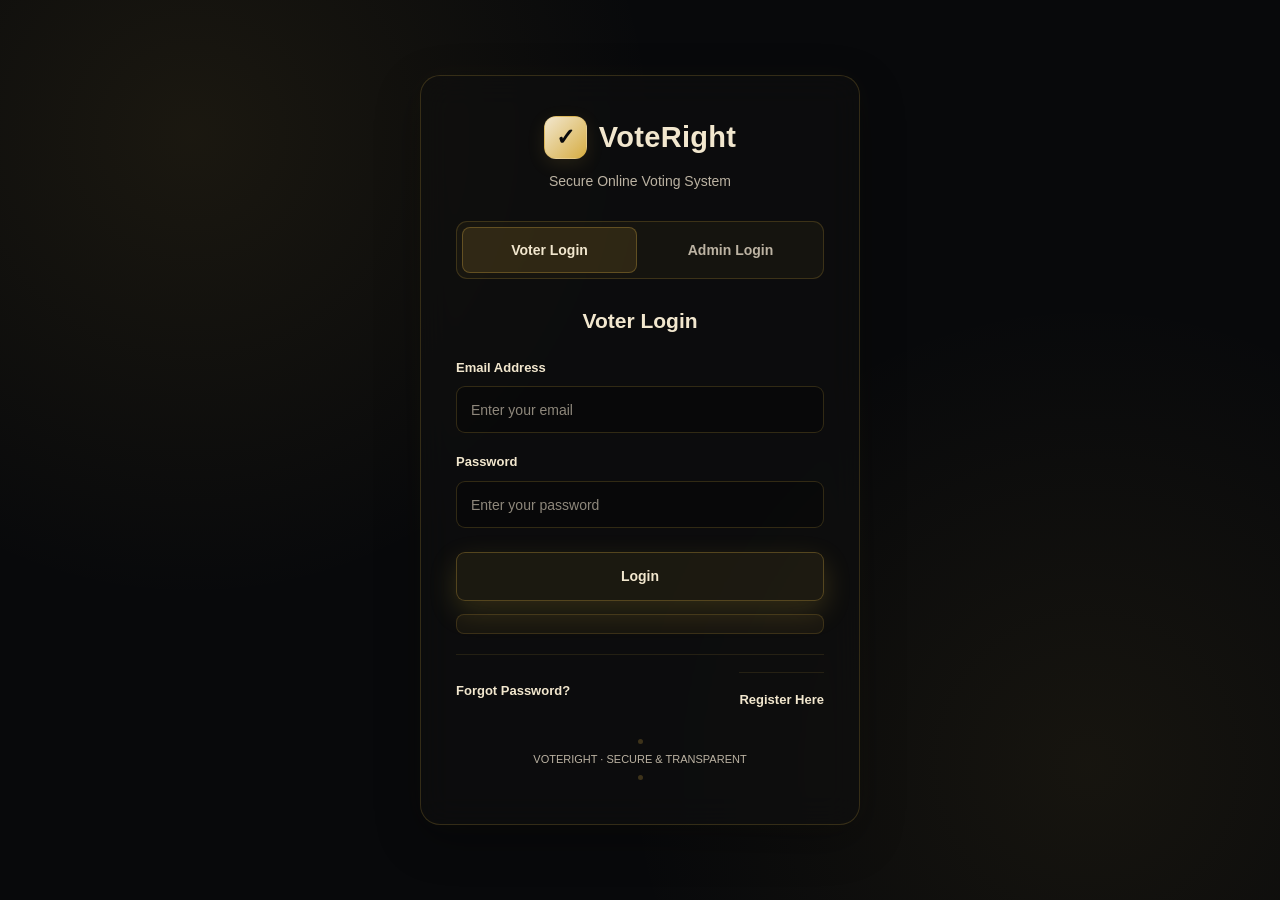
<file: my-votes.html>
<!DOCTYPE html>
<html lang="en">
<head>
    <meta charset="UTF-8">
    <meta name="viewport" content="width=device-width, initial-scale=1.0">
    <title>VoteRight - My Votes</title>

    <link rel="stylesheet" href="css/style.css">
    <link rel="preconnect" href="https://fonts.googleapis.com">
    <link rel="preconnect" href="https://fonts.gstatic.com" crossorigin>
    <link href="https://fonts.googleapis.com/css2?family=Inter:wght@400;500;600;700;800;900&display=swap" rel="stylesheet">
</head>

<body>

    <aside class="topbar">
        <div class="brand">
            <div class="logo-icon">✓</div>
            <span>VoteRight</span>
        </div>

        <nav>
            <a href="dashboard.html"><span>⌂</span> Dashboard</a>
            <a href="elections.html"><span>▣</span> Elections</a>
            <a href="my-votes.html" class="active"><span>✓</span> My Votes</a>
            <a href="results.html"><span>▥</span> Results</a>

            <button type="button" onclick="logout()" class="logout-btn">
                <span>↪</span> Logout
            </button>
        </nav>

        <div class="sidebar-bottom">SECURE ONLINE VOTING</div>
    </aside>


    <main class="dashboard-container">

        <header class="dashboard-top">
            <div class="mobile-menu-label">☰ &nbsp; VoteRight</div>

            <label class="search-box">
                <span>⌕</span>
                <input
                    type="search"
                    placeholder="Search voting history..."
                    aria-label="Search voting history"
                    id="voteSearch"
                >
            </label>

            <div class="top-actions">
                <a href="dashboard.html" class="notification-button" title="Dashboard">⌂</a>

                <div class="top-profile">
                    <span class="top-profile-icon">♙</span>
                    <span id="myVotesUserName">Voter</span>
                </div>
            </div>
        </header>


        <section class="welcome-section">
            <div class="welcome-content">
                <p class="small-text">VOTERIGHT • VOTING RECORD</p>
                <h1>My Votes</h1>
                <p>Your voting history, securely recorded in one place.</p>
                <span class="welcome-date">✦ &nbsp; YOUR VOICE COUNTS</span>
            </div>

            <div class="welcome-decoration" aria-hidden="true">
                <div class="gold-orbit"></div>
                <div class="vote-illustration">
                    <span class="vote-check">✓</span>
                    <strong>VOTE</strong>
                </div>
            </div>
        </section>


        <section class="stats-grid my-votes-summary">
            <div class="stat-card">
                <div class="stat-icon">✓</div>
                <div class="stat-info">
                    <span>Recorded votes</span>
                    <strong id="totalVotes">--</strong>
                    <small>Your voting history</small>
                </div>
            </div>

            <div class="stat-card">
                <div class="stat-icon">▣</div>
                <div class="stat-info">
                    <span>Record type</span>
                    <strong>Secure</strong>
                    <small>Private voting record</small>
                </div>
            </div>
        </section>


        <section class="dashboard-card">

            <div class="section-heading">
                <h2>✓ &nbsp; Voting History</h2>

                <button
                    type="button"
                    class="btn-primary"
                    onclick="loadMyVotes()"
                >
                    ↻ &nbsp; Refresh
                </button>
            </div>

            <div id="message" class="message">
                Loading your votes...
            </div>

            <div id="votesContainer" class="my-votes-grid"></div>

        </section>


        <footer class="dashboard-footer">
            © VoteRight — Secure Online Voting System
        </footer>

    </main>


    <!-- ORIGINAL JAVASCRIPT PRESERVED -->
    <script>

        /* =========================================
           AUTHENTICATION
        ========================================= */

        const token =
            localStorage.getItem("vr_token");

        const savedUser =
            localStorage.getItem("vr_user");


        if (!token || !savedUser) {
            window.location.href = "index.html";
        }


        let currentUser = null;


        try {

            currentUser = JSON.parse(savedUser);

            if (currentUser.role !== "voter") {
                window.location.href = "index.html";
            }

            document.getElementById("myVotesUserName").textContent =
                currentUser.name || "Voter";

        } catch (error) {

            localStorage.removeItem("vr_token");
            localStorage.removeItem("vr_user");

            window.location.href = "index.html";

        }


        /* =========================================
           LOGOUT
        ========================================= */

        function logout() {

            localStorage.removeItem("vr_token");
            localStorage.removeItem("vr_user");

            window.location.href = "index.html";

        }


        /* =========================================
           LOAD MY VOTES
        ========================================= */

        async function loadMyVotes() {

            const container =
                document.getElementById("votesContainer");

            const message =
                document.getElementById("message");

            const totalVotes =
                document.getElementById("totalVotes");


            container.innerHTML = "";
            message.textContent = "Loading your votes...";
            totalVotes.textContent = "--";


            try {

                const response = await fetch(
                    "/api/votes/my-votes",
                    {
                        method: "GET",
                        headers: {
                            "Authorization": "Bearer " + token
                        }
                    }
                );


                const data = await response.json();


                if (!response.ok) {

                    throw new Error(
                        data.message ||
                        "Could not load your votes."
                    );

                }


                const votes = data.votes || [];

                container.innerHTML = "";

                totalVotes.textContent = votes.length;


                /* NO VOTES */

                if (votes.length === 0) {

                    message.textContent =
                        "You have not voted in any election yet.";

                    container.innerHTML = `

                        <div class="empty-votes">

                            <div class="empty-votes-icon">🗳️</div>

                            <h3>No Votes Yet</h3>

                            <p>
                                Your voting history will appear here
                                after you cast your first vote.
                            </p>

                            <a href="elections.html" class="btn-primary">
                                View Elections →
                            </a>

                        </div>

                    `;

                    return;

                }


                /* VOTES FOUND */

                message.textContent =
                    `You have voted in ${votes.length} election(s).`;


                votes.forEach(function(vote) {

                    const card = document.createElement("article");

                    card.className = "my-vote-card";


                    const votedDate =
                        formatDate(vote.voted_at);


                    card.innerHTML = `

                        <div class="my-vote-card-top">

                            <div class="my-vote-icon">✓</div>

                            <span class="vote-recorded-badge">
                                Vote Recorded
                            </span>

                        </div>

                        <h3>
                            ${escapeHTML(
                                vote.election_name || "Election"
                            )}
                        </h3>

                        <div class="my-vote-detail">

                            <span>YOUR VOTE</span>

                            <strong>
                                ${escapeHTML(
                                    vote.candidate_name || "Candidate"
                                )}
                            </strong>

                        </div>

                        <div class="my-vote-detail">

                            <span>VOTED ON</span>

                            <strong>${escapeHTML(votedDate)}</strong>

                        </div>

                    `;


                    container.appendChild(card);

                });


            } catch (error) {

                console.error("My votes error:", error);

                container.innerHTML = "";

                message.textContent =
                    error.message ||
                    "Unable to load your voting history.";

            }

        }


        /* =========================================
           DATE FORMAT — INDIA LOCAL TIME
        ========================================= */

        function formatDate(dateValue) {

            if (!dateValue) {
                return "-";
            }

            const value = String(dateValue).trim();

            const match = value.match(
                /^(\d{4})-(\d{2})-(\d{2})[ T](\d{2}):(\d{2})(?::(\d{2}))?/
            );

            let date;

            if (match) {

                date = new Date(
                    Number(match[1]),
                    Number(match[2]) - 1,
                    Number(match[3]),
                    Number(match[4]),
                    Number(match[5]),
                    Number(match[6] || 0)
                );

            } else {

                date = new Date(value);

            }


            if (Number.isNaN(date.getTime())) {
                return value;
            }


            return date.toLocaleString("en-IN", {
                timeZone: "Asia/Kolkata",
                day: "2-digit",
                month: "short",
                year: "numeric",
                hour: "2-digit",
                minute: "2-digit",
                hour12: true
            });

        }


        /* =========================================
           HTML ESCAPING
        ========================================= */

        function escapeHTML(value) {

            const div = document.createElement("div");

            div.textContent = value;

            return div.innerHTML;

        }


        /* =========================================
           SEARCH VOTING HISTORY
        ========================================= */

        document.getElementById("voteSearch").addEventListener(
            "input",
            function() {

                const searchValue =
                    this.value.toLowerCase();

                document.querySelectorAll(".my-vote-card").forEach(
                    function(card) {

                        card.style.display =
                            card.textContent.toLowerCase().includes(searchValue)
                                ? ""
                                : "none";

                    }
                );

            }
        );


        /* =========================================
           START
        ========================================= */

        loadMyVotes();

    </script>

</body>
</html>
</file>
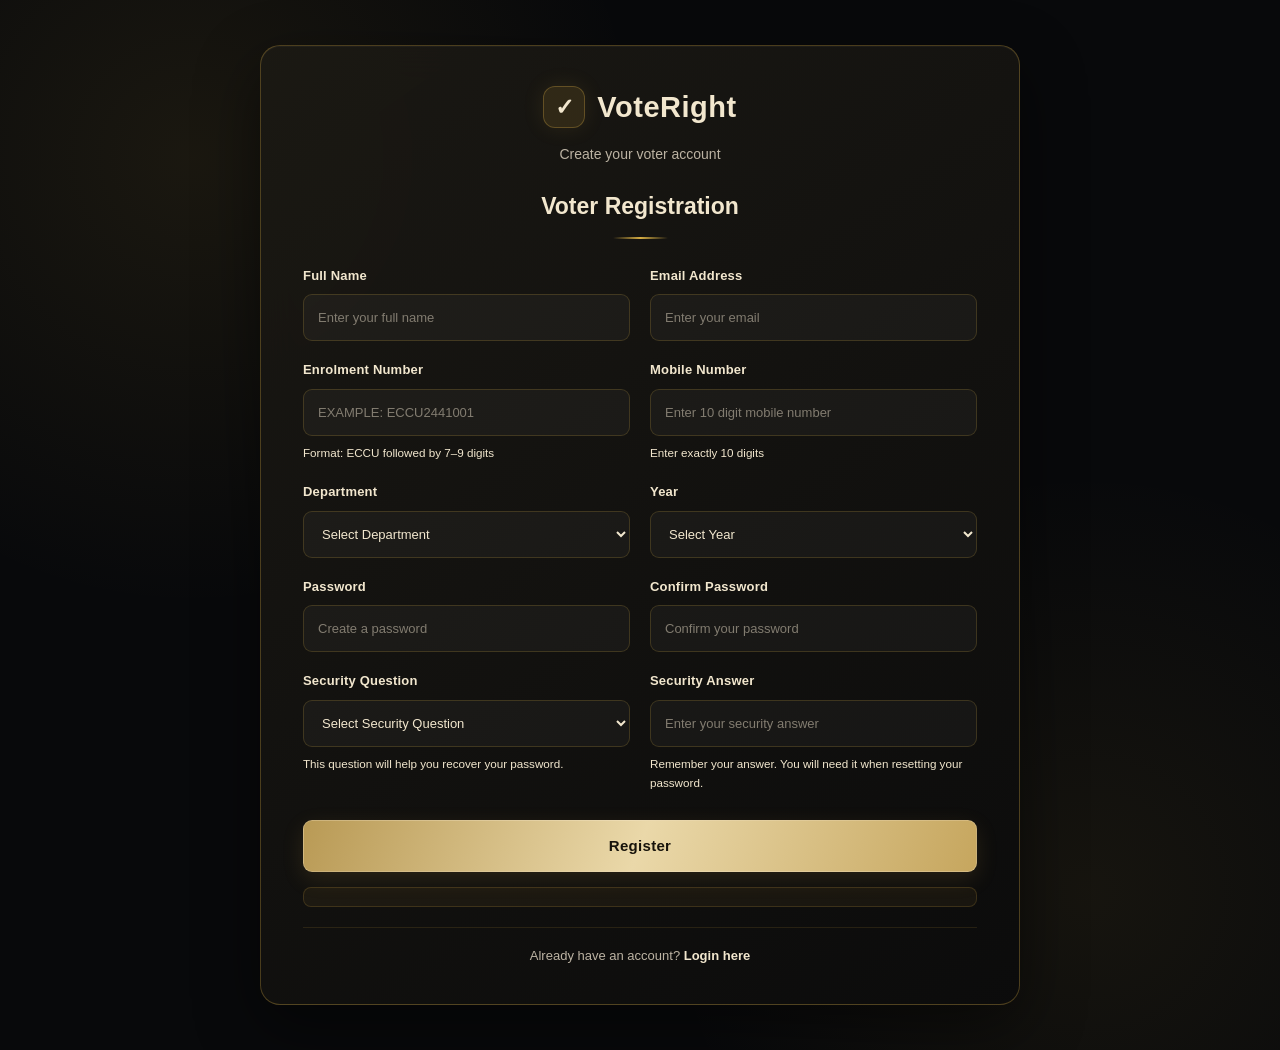
<file: register.html>
<!DOCTYPE html>
<html lang="en">
<head>
    <meta charset="UTF-8">
    <meta name="viewport" content="width=device-width, initial-scale=1.0">
    <title>VoteRight - Registration</title>
    <link rel="stylesheet" href="css/style.css">
</head>

<body class="register-page">

    <div class="auth-container" id="registrationSection">
        <div class="auth-card">

            <div class="logo">
                <div class="logo-icon">✓</div>
                <h1>VoteRight</h1>
            </div>

            <p class="subtitle">Create your voter account</p>
            <h2>Voter Registration</h2>

            <form id="registerForm">

                <div class="form-grid">

                    <div class="form-group">
                        <label for="name">Full Name</label>
                        <input type="text" id="name" maxlength="150"
                            placeholder="Enter your full name"
                            autocomplete="name" required>
                    </div>

                    <div class="form-group">
                        <label for="email">Email Address</label>
                        <input type="email" id="email" maxlength="150"
                            placeholder="Enter your email"
                            autocomplete="email" required>
                    </div>

                    <div class="form-group">
                        <label for="enrolment_no">Enrolment Number</label>
                        <input type="text" id="enrolment_no"
                            placeholder="Example: ECCU2441001"
                            pattern="ECCU[0-9]{7,9}"
                            title="Enter ECCU followed by 7 to 9 digits"
                            maxlength="13"
                            style="text-transform: uppercase;" required>
                        <small>Format: ECCU followed by 7–9 digits</small>
                    </div>

                    <div class="form-group">
                        <label for="mobile">Mobile Number</label>
                        <input type="tel" id="mobile"
                            placeholder="Enter 10 digit mobile number"
                            inputmode="numeric" pattern="[0-9]{10}"
                            maxlength="10" minlength="10" required>
                        <small>Enter exactly 10 digits</small>
                    </div>

                    <div class="form-group">
                        <label for="department">Department</label>
                        <select id="department" required>
                            <option value="">Select Department</option>
                            <option value="BA">BA</option>
                            <option value="BSC">BSC</option>
                            <option value="BCOM">BCOM</option>
                            <option value="BCA">BCA</option>
                            <option value="BVOC">BVOC</option>
                            <option value="BED">BED</option>
                        </select>
                    </div>

                    <div class="form-group">
                        <label for="year">Year</label>
                        <select id="year" required>
                            <option value="">Select Year</option>
                            <option value="1st Year">1st Year</option>
                            <option value="2nd Year">2nd Year</option>
                            <option value="3rd Year">3rd Year</option>
                        </select>
                    </div>

                    <div class="form-group">
                        <label for="password">Password</label>
                        <input type="password" id="password"
                            placeholder="Create a password"
                            minlength="8"
                            autocomplete="new-password" required>
                    </div>

                    <div class="form-group">
                        <label for="confirmPassword">Confirm Password</label>
                        <input type="password" id="confirmPassword"
                            placeholder="Confirm your password"
                            minlength="8"
                            autocomplete="new-password" required>
                    </div>

                    <!-- SECURITY QUESTION -->

                    <div class="form-group">
                        <label for="security_question">
                            Security Question
                        </label>

                        <select id="security_question" required>
                            <option value="">Select Security Question</option>
                            <option value="Which historical personality inspires you?">
                                Which historical personality inspires you?
                            </option>
                            <option value="Who is your best friend?">
                                Who is your best friend?
                            </option>
                        </select>
                        <small>
                            This question will help you recover your password.
                        </small>
                    </div>

                    <div class="form-group">
                        <label for="security_answer">
                            Security Answer
                        </label>

                        <input
                            type="text"
                            id="security_answer"
                            maxlength="150"
                            placeholder="Enter your security answer"
                            autocomplete="off"
                            required
                        >
                        <small>
                            Remember your answer. You will need it when resetting your password.
                        </small>
                    </div>

                </div>

                <button type="submit" class="btn-primary" id="registerBtn">
                    Register
                </button>

            </form>

            <div id="message" role="status" aria-live="polite"></div>

            <div class="register-link">
                Already have an account?
                <a href="index.html">Login here</a>
            </div>

        </div>
    </div>


    <!-- PRINTABLE REGISTRATION RECEIPT -->

    <div class="receipt-container" id="receiptSection">

        <div class="receipt">

            <div class="receipt-header">
                <h1>✓ VoteRight</h1>
                <p>Your Voice, Your Vote</p>
            </div>

            <h2 class="receipt-title">
                Voter Registration Receipt
            </h2>

            <div class="receipt-details">

                <div class="receipt-item">
                    <small>Application Reference</small>
                    <strong id="receiptRef"></strong>
                </div>

                <div class="receipt-item">
                    <small>Registration Date</small>
                    <strong id="receiptDate"></strong>
                </div>

                <div class="receipt-item">
                    <small>Full Name</small>
                    <strong id="receiptName"></strong>
                </div>

                <div class="receipt-item">
                    <small>Enrolment Number</small>
                    <strong id="receiptEnrolment"></strong>
                </div>

                <div class="receipt-item">
                    <small>Email Address</small>
                    <strong id="receiptEmail"></strong>
                </div>

                <div class="receipt-item">
                    <small>Mobile Number</small>
                    <strong id="receiptMobile"></strong>
                </div>

                <div class="receipt-item">
                    <small>Department</small>
                    <strong id="receiptDepartment"></strong>
                </div>

                <div class="receipt-item">
                    <small>Year</small>
                    <strong id="receiptYear"></strong>
                </div>

            </div>

            <div class="receipt-status" id="receiptStatus"></div>
            <p class="receipt-note" id="receiptNote"></p>

        </div>

        <div class="receipt-actions">

            <button class="print-btn" type="button"
                onclick="window.print()">
                Print / Save as PDF
            </button>

            <a href="index.html" class="login-btn">
                Go to Login
            </a>

        </div>

    </div>


    <script>

        const registerForm = document.getElementById("registerForm");
        const message = document.getElementById("message");
        const registerBtn = document.getElementById("registerBtn");

        const enrolmentInput = document.getElementById("enrolment_no");
        const mobileInput = document.getElementById("mobile");

        function setReceiptValue(id, value) {
            document.getElementById(id).textContent =
                value || "Not provided";
        }

        function showReceipt(details, applicationRef, status) {

            const now = new Date();

            setReceiptValue("receiptRef", applicationRef);
            setReceiptValue("receiptDate", now.toLocaleString());
            setReceiptValue("receiptName", details.name);
            setReceiptValue("receiptEnrolment", details.enrolment_no);
            setReceiptValue("receiptEmail", details.email);
            setReceiptValue("receiptMobile", details.mobile);
            setReceiptValue("receiptDepartment", details.department);
            setReceiptValue("receiptYear", details.year);

            const statusElement =
                document.getElementById("receiptStatus");

            const noteElement =
                document.getElementById("receiptNote");

            if (status === "Approved") {

                statusElement.textContent =
                    "Registration Status: Approved";

                statusElement.style.color = "#228b55";

                noteElement.textContent =
                    "Your student details matched the eligible student database. Your voter registration has been approved. Please keep this receipt for your records.";

            } else {

                statusElement.textContent =
                    "Registration Status: Pending Admin Approval";

                statusElement.style.color = "#b7791f";

                noteElement.textContent =
                    "Your registration has been submitted successfully but your details did not match the eligible student database. Please wait for the administrator to review your application. You can log in after approval.";
            }

            document.getElementById("registrationSection").style.display =
                "none";

            document.getElementById("receiptSection").style.display =
                "block";

            window.scrollTo(0, 0);
        }


        // ENROLMENT VALIDATION

        enrolmentInput.addEventListener("input", function() {
            this.value = this.value.toUpperCase();
        });


        // MOBILE VALIDATION

        mobileInput.addEventListener("input", function() {
            this.value = this.value.replace(/\D/g, "").slice(0, 10);
        });


        // REGISTRATION SUBMISSION

        registerForm.addEventListener("submit", async function(event) {

            event.preventDefault();

            message.textContent = "";
            message.style.color = "#e7a09a";

            const details = {

                name: document.getElementById("name").value.trim(),

                email: document.getElementById("email").value.trim().toLowerCase(),

                enrolment_no: enrolmentInput.value.trim().toUpperCase(),

                mobile: mobileInput.value.trim(),

                department: document.getElementById("department").value,

                year: document.getElementById("year").value

            };

            const password =
                document.getElementById("password").value;

            const confirmPassword =
                document.getElementById("confirmPassword").value;

            const securityQuestion =
                document.getElementById("security_question").value;

            const securityAnswer =
                document.getElementById("security_answer").value.trim();


            if (!/^ECCU\d{7,9}$/.test(details.enrolment_no)) {

                message.textContent =
                    "Invalid Enrolment Number. Use ECCU followed by 7 to 9 digits.";

                return;
            }

            if (!/^\d{10}$/.test(details.mobile)) {

                message.textContent =
                    "Mobile number must contain exactly 10 digits.";

                return;
            }

            const emailPattern =
                /^[A-Za-z0-9._%+-]+@[A-Za-z0-9.-]+\.[A-Za-z]{2,}$/;

            if (!emailPattern.test(details.email)) {

                message.textContent =
                    "Please enter a valid email address.";

                return;
            }

            if (password.length < 8) {

                message.textContent =
                    "Password must contain at least 8 characters.";

                return;
            }

            if (password !== confirmPassword) {

                message.textContent =
                    "Password and Confirm Password do not match.";

                return;
            }

            if (!securityQuestion || !securityAnswer) {

                message.textContent =
                    "Please select a security question and enter its answer.";

                return;
            }

            if (securityAnswer.length < 2) {

                message.textContent =
                    "Security answer must contain at least 2 characters.";

                return;
            }


            message.textContent = "Creating your account...";
            message.style.color = "#f2e7ce";

            registerBtn.disabled = true;

            try {

                const response = await fetch("/api/auth/register", {

                    method: "POST",

                    headers: {
                        "Content-Type": "application/json"
                    },

                    body: JSON.stringify({

                        ...details,

                        password: password,

                        confirm_password: confirmPassword,

                        security_question: securityQuestion,

                        security_answer: securityAnswer

                    })

                });

                const data = await response.json();

                if (!response.ok) {
                    throw new Error(
                        data.message || "Registration failed."
                    );
                }

                if (!data.application_ref || !data.status) {
                    throw new Error(
                        "Registration response is incomplete. Please contact the administrator."
                    );
                }

                showReceipt(
                    details,
                    data.application_ref,
                    data.status
                );

            } catch (error) {

                console.error("Registration error:", error);

                message.textContent =
                    error.message || "Something went wrong.";

                message.style.color = "#e7a09a";

                registerBtn.disabled = false;

            }

        });

    </script>

</body>
</html>
</file>
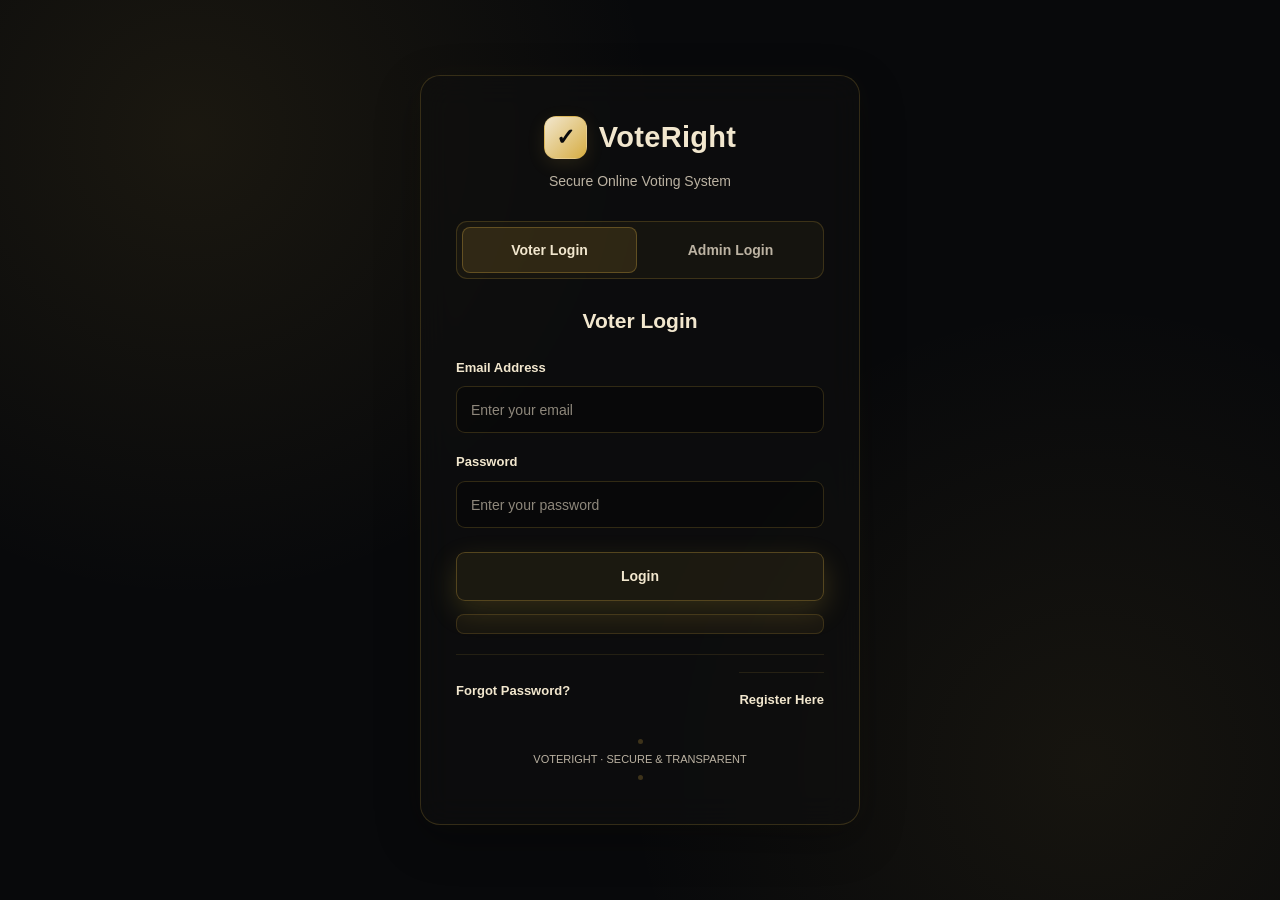
<file: results.html>
<!DOCTYPE html>
<html lang="en">
<head>
    <meta charset="UTF-8">
    <meta name="viewport" content="width=device-width, initial-scale=1.0">
    <title>VoteRight - Election Results</title>

    <link rel="stylesheet" href="css/style.css">

    <link rel="preconnect" href="https://fonts.googleapis.com">
    <link rel="preconnect" href="https://fonts.gstatic.com" crossorigin>
    <link href="https://fonts.googleapis.com/css2?family=Inter:wght@400;500;600;700;800;900&display=swap" rel="stylesheet">

    <style>
        /* RESULT CANDIDATE PHOTO */

        .result-candidate-photo {
            width: 105px;
            height: 105px;
            border-radius: 50%;
            object-fit: cover;
            display: block;
            margin: 12px auto 18px;
            border: 3px solid #c6a15b;
            background: #171717;
            box-shadow: 0 5px 18px rgba(198, 161, 91, 0.22);
        }

        .result-photo-placeholder {
            width: 105px;
            height: 105px;
            border-radius: 50%;
            display: flex;
            align-items: center;
            justify-content: center;
            margin: 12px auto 18px;
            border: 3px solid #c6a15b;
            background: #171717;
            color: #c6a15b;
            font-size: 42px;
        }

        .result-card {
            text-align: center;
        }

        .result-card h3 {
            margin-top: 8px;
        }

        .result-card-top {
            display: flex;
            align-items: center;
            justify-content: space-between;
        }
    </style>
</head>

<body>

    <!-- SIDEBAR -->
    <aside class="topbar">

        <div class="brand">
            <div class="logo-icon">✓</div>
            <span id="brandName">VoteRight</span>
        </div>

        <nav id="mainNav"></nav>

        <div class="sidebar-bottom">SECURE ONLINE VOTING</div>

    </aside>


    <!-- MAIN CONTENT -->
    <main class="dashboard-container">

        <header class="dashboard-top">

            <div class="mobile-menu-label">☰ &nbsp; VoteRight</div>

            <label class="search-box">
                <span>⌕</span>
                <input
                    type="search"
                    id="resultSearch"
                    placeholder="Search candidates..."
                    aria-label="Search candidates"
                >
            </label>

            <div class="top-actions">

                <a href="dashboard.html" class="notification-button" title="Dashboard">
                    ⌂
                </a>

                <div class="top-profile">
                    <span class="top-profile-icon">♙</span>
                    <span id="resultUserName">VoteRight User</span>
                </div>

            </div>

        </header>


        <!-- PAGE BANNER -->
        <section class="welcome-section">

            <div class="welcome-content">

                <p class="small-text">VOTERIGHT • ELECTION CENTRE</p>

                <h1>Election Results</h1>

                <p>View candidate vote counts and election statistics.</p>

                <span class="welcome-date">
                    ✦ &nbsp; TRANSPARENT VOTING RECORD
                </span>

            </div>

            <div class="welcome-decoration" aria-hidden="true">
                <div class="gold-orbit"></div>

                <div class="vote-illustration">
                    <span class="vote-check">✓</span>
                    <strong>RESULTS</strong>
                </div>
            </div>

        </section>


        <!-- ELECTION SELECTOR -->
        <section class="dashboard-card results-selector">

            <div class="section-heading">
                <h2>▣ &nbsp; Select Election</h2>
            </div>

            <div class="results-select-row">

                <div class="form-group">
                    <label for="electionSelect">Choose an election</label>

                    <select id="electionSelect">
                        <option value="">Loading elections...</option>
                    </select>
                </div>

            </div>

            <div id="message" class="message" aria-live="polite"></div>

        </section>


        <!-- RESULTS SECTION -->
        <section
            id="resultsSection"
            class="dashboard-card results-panel"
            hidden
        >

            <div class="section-heading">

                <div>
                    <p class="small-text">VOTING SUMMARY</p>
                    <h2 id="resultTitle">Election Results</h2>
                </div>

                <button
                    type="button"
                    id="refreshResults"
                    class="btn-primary"
                >
                    ↻ &nbsp; Refresh
                </button>

            </div>

            <div
                id="resultsContainer"
                class="results-grid"
            ></div>

        </section>


        <footer class="dashboard-footer">
            © VoteRight — Secure Online Voting System
        </footer>

    </main>


    <script>

    /* =========================================
       AUTHENTICATION
    ========================================= */

    const token = localStorage.getItem("vr_token");
    const savedUser = localStorage.getItem("vr_user");

    let currentUser = null;

    if (!token || !savedUser) {

        window.location.replace("index.html");

    } else {

        try {

            currentUser = JSON.parse(savedUser);

            if (
                !currentUser ||
                !["admin", "voter"].includes(currentUser.role)
            ) {
                window.location.replace("index.html");
            }

        } catch (error) {

            localStorage.removeItem("vr_token");
            localStorage.removeItem("vr_user");

            window.location.replace("index.html");

        }
    }


    /* =========================================
       NAVIGATION
    ========================================= */

    const mainNav = document.getElementById("mainNav");
    const brandName = document.getElementById("brandName");

    if (currentUser && currentUser.role === "admin") {

        brandName.textContent = "VoteRight Admin";

        mainNav.innerHTML = `

            <a href="admin/manage-voters.html">
                <span>♙</span> Manage Voters
            </a>

            <a href="admin/manage-elections.html">
                <span>▣</span> Elections
            </a>

            <a href="admin/candidates.html">
                <span>♟</span> Candidates
            </a>

            <a href="results.html" class="active">
                <span>▥</span> Results
            </a>

            <button
                type="button"
                class="logout-btn"
                onclick="logout()"
            >
                <span>↪</span> Logout
            </button>

        `;

    } else {

        mainNav.innerHTML = `

            <a href="dashboard.html">
                <span>⌂</span> Dashboard
            </a>

            <a href="elections.html">
                <span>▣</span> Elections
            </a>

            <a href="my-votes.html">
                <span>✓</span> My Votes
            </a>

            <a href="results.html" class="active">
                <span>▥</span> Results
            </a>

            <button
                type="button"
                class="logout-btn"
                onclick="logout()"
            >
                <span>↪</span> Logout
            </button>

        `;

    }


    /* =========================================
       USER NAME
    ========================================= */

    if (currentUser) {

        document.getElementById("resultUserName").textContent =
            currentUser.name || "VoteRight User";

    }


    /* =========================================
       LOGOUT
    ========================================= */

    function logout() {

        localStorage.removeItem("vr_token");
        localStorage.removeItem("vr_user");

        window.location.href = "index.html";

    }


    /* =========================================
       ELEMENTS
    ========================================= */

    const electionSelect =
        document.getElementById("electionSelect");

    const resultsSection =
        document.getElementById("resultsSection");

    const resultsContainer =
        document.getElementById("resultsContainer");

    const message =
        document.getElementById("message");

    const resultTitle =
        document.getElementById("resultTitle");


    /* =========================================
       API HELPERS
    ========================================= */

    async function apiGet(url) {

        const response = await fetch(url, {

            method: "GET",

            headers: {
                "Authorization": "Bearer " + token
            }

        });

        let data = {};

        try {
            data = await response.json();
        } catch (error) {
            data = {};
        }

        if (response.status === 401) {

            localStorage.removeItem("vr_token");
            localStorage.removeItem("vr_user");

            window.location.replace("index.html");

            throw new Error("Session expired. Please login again.");

        }

        if (!response.ok) {

            throw new Error(
                data.message || "Unable to load data."
            );

        }

        return data;

    }


    /* =========================================
       CANDIDATE PHOTO URL
    ========================================= */

    function getCandidatePhotoUrl(photo) {

        if (!photo || typeof photo !== "string") {
            return "";
        }

        const cleanPhoto = photo.trim();

        if (!cleanPhoto) {
            return "";
        }

        if (/^https?:\/\//i.test(cleanPhoto)) {
            return cleanPhoto;
        }

        if (cleanPhoto.startsWith("/")) {
            return cleanPhoto;
        }

        return "/assets/uploads/candidates/" +
            cleanPhoto.replace(/^.*[\\/]/, "");

    }


    /* =========================================
       LOAD ELECTIONS
       ADMIN: NORMAL + ARCHIVED
       VOTER: NORMAL ONLY
    ========================================= */

    async function loadElections() {

        message.textContent = "Loading elections...";

        electionSelect.innerHTML = `
            <option value="">Loading elections...</option>
        `;

        resultsSection.hidden = true;
        resultsContainer.innerHTML = "";

        try {

            // Load normal elections
            const normalData = await apiGet("/api/elections/");

            let elections = normalData.elections || [];


            // Admin can also load archived elections
            if (
                currentUser &&
                currentUser.role === "admin"
            ) {

                try {

                    const archivedData = await apiGet(
                        "/api/elections/archived"
                    );

                    const archivedElections =
                        archivedData.elections || [];

                    elections = [
                        ...elections,
                        ...archivedElections
                    ];

                } catch (archiveError) {

                    console.error(
                        "Archived elections loading error:",
                        archiveError
                    );

                }
            }


            // Remove duplicate IDs
            const uniqueElections = Array.from(

                new Map(

                    elections.map(election => [
                        String(election.id),
                        election
                    ])

                ).values()

            );


            electionSelect.innerHTML = `
                <option value="">Select an election</option>
            `;


            // Populate dropdown
            uniqueElections.forEach(function(election) {

                const option = document.createElement("option");

                option.value = election.id;

                const archivedLabel =
                    election.status === "Archived"
                        ? " (Archived)"
                        : "";

                option.textContent =
                    (election.name || "Untitled Election") +
                    archivedLabel;

                electionSelect.appendChild(option);

            });


            if (uniqueElections.length === 0) {

                showMessage("No elections found.", "red");

                return;

            }

            clearMessage();


            // Read election ID from URL
            const params =
                new URLSearchParams(window.location.search);

            const requestedId = params.get("id");


            if (requestedId) {

                const matchingElection = uniqueElections.find(

                    election =>
                        String(election.id) === String(requestedId)

                );

                if (matchingElection) {

                    electionSelect.value =
                        String(matchingElection.id);

                    await loadResults();

                } else {

                    showMessage(
                        "The requested election was not found.",
                        "red"
                    );

                }

            }

        } catch (error) {

            console.error("Election loading error:", error);

            showMessage(error.message, "red");

            electionSelect.innerHTML = `
                <option value="">Could not load elections</option>
            `;

        }

    }


    /* =========================================
       ELECTION SELECTION
    ========================================= */

    electionSelect.addEventListener("change", async function() {

        const electionId = electionSelect.value;

        if (!electionId) {

            resultsSection.hidden = true;
            resultsContainer.innerHTML = "";

            clearMessage();

            window.history.replaceState(
                null,
                "",
                "results.html"
            );

            return;

        }

        window.history.replaceState(
            null,
            "",
            "results.html?id=" + encodeURIComponent(electionId)
        );

        await loadResults();

    });


    /* =========================================
       LOAD RESULTS
    ========================================= */

    async function loadResults() {

        const electionId = electionSelect.value;

        if (!electionId) {

            showMessage("Please select an election.", "red");

            return;

        }

        resultsSection.hidden = false;

        resultsContainer.innerHTML = "Loading results...";

        resultTitle.textContent = "Election Results";

        clearMessage();


        try {

            const data = await apiGet(
                `/api/elections/${encodeURIComponent(electionId)}/results`
            );

            const results = data.results || [];

            resultsContainer.innerHTML = "";


            // Update election title
            if (data.election && data.election.name) {

                resultTitle.textContent =
                    data.election.name + " - Results";

            }


            if (results.length === 0) {

                resultsContainer.innerHTML = `

                    <div class="empty-votes">

                        <div class="empty-votes-icon">📊</div>

                        <h3>No Results Available</h3>

                        <p>
                            No candidates have been added
                            or no results are available yet.
                        </p>

                    </div>

                `;

                showMessage("No votes recorded yet.", "#aaa092");

                return;

            }


            /* SORT BY VOTE COUNT */

            results.sort(function(a, b) {

                return Number(b.vote_count || 0) -
                       Number(a.vote_count || 0);

            });


            /* TOTAL VOTES */

            const totalVotes = results.reduce(

                function(total, candidate) {

                    return total +
                        Number(candidate.vote_count || 0);

                },

                0

            );


            /* RESULT CARDS */

            results.forEach(function(candidate, index) {

                const votes = Number(candidate.vote_count || 0);

                const percentage = totalVotes > 0
                    ? (votes / totalVotes) * 100
                    : 0;

                const photoUrl =
                    getCandidatePhotoUrl(candidate.photo);

                const card =
                    document.createElement("article");

                card.className = "result-card";


                const safeName =
                    escapeHTML(candidate.name);

                const safePosition = escapeHTML(
                    candidate.year_position || "Candidate"
                );


                card.innerHTML = `

                    <div class="result-card-top">

                        <div class="result-icon">
                            ${index === 0 ? "🏆" : "♟"}
                        </div>

                        <span class="result-rank">
                            ${index === 0 ? "TOP VOTES" : "CANDIDATE"}
                        </span>

                    </div>


                    ${
                        photoUrl
                        ? `
                            <img
                                src="${escapeHTML(photoUrl)}"
                                alt="${safeName}"
                                class="result-candidate-photo"
                                loading="lazy"
                                onerror="this.outerHTML='<div class=&quot;result-photo-placeholder&quot;>♟</div>'"
                            >
                        `
                        : `
                            <div class="result-photo-placeholder">
                                ♟
                            </div>
                        `
                    }


                    <h3>${safeName}</h3>

                    <p class="result-position">
                        ${safePosition}
                    </p>


                    <div class="result-number-row">

                        <div>
                            <span>VOTES RECEIVED</span>
                            <strong>${votes}</strong>
                        </div>

                        <div>
                            <span>VOTE SHARE</span>
                            <strong>${percentage.toFixed(1)}%</strong>
                        </div>

                    </div>


                    <div
                        class="result-progress"
                        role="progressbar"
                        aria-valuenow="${percentage.toFixed(1)}"
                        aria-valuemin="0"
                        aria-valuemax="100"
                        aria-label="${safeName} vote percentage"
                    >

                        <div
                            class="result-progress-fill"
                            style="width:${percentage}%"
                        ></div>

                    </div>

                `;


                resultsContainer.appendChild(card);

            });


            showMessage(
                `Total votes recorded: ${totalVotes}`,
                "green"
            );


        } catch (error) {

            console.error("Results loading error:", error);

            resultsContainer.innerHTML = "";

            showMessage(
                error.message || "Unable to load results.",
                "red"
            );

        }

    }


    /* =========================================
       MESSAGE
    ========================================= */

    function showMessage(text, color) {

        message.textContent = text;
        message.style.color = color;

    }


    function clearMessage() {

        message.textContent = "";

    }


    /* =========================================
       HTML SAFETY
    ========================================= */

    function escapeHTML(value) {

        const div = document.createElement("div");

        div.textContent = value ?? "";

        return div.innerHTML;

    }


    /* =========================================
       SEARCH RESULTS
    ========================================= */

    document.getElementById("resultSearch").addEventListener(
        "input",
        function() {

            const searchValue = this.value.toLowerCase();

            document.querySelectorAll(".result-card").forEach(
                function(card) {

                    card.style.display =
                        card.textContent.toLowerCase().includes(searchValue)
                            ? ""
                            : "none";

                }
            );

        }
    );


    /* =========================================
       REFRESH
    ========================================= */

    document.getElementById("refreshResults")
        .addEventListener("click", loadResults);


    /* =========================================
       START
    ========================================= */

    if (token && currentUser) {
        loadElections();
    }

    </script>

</body>
</html>
</file>
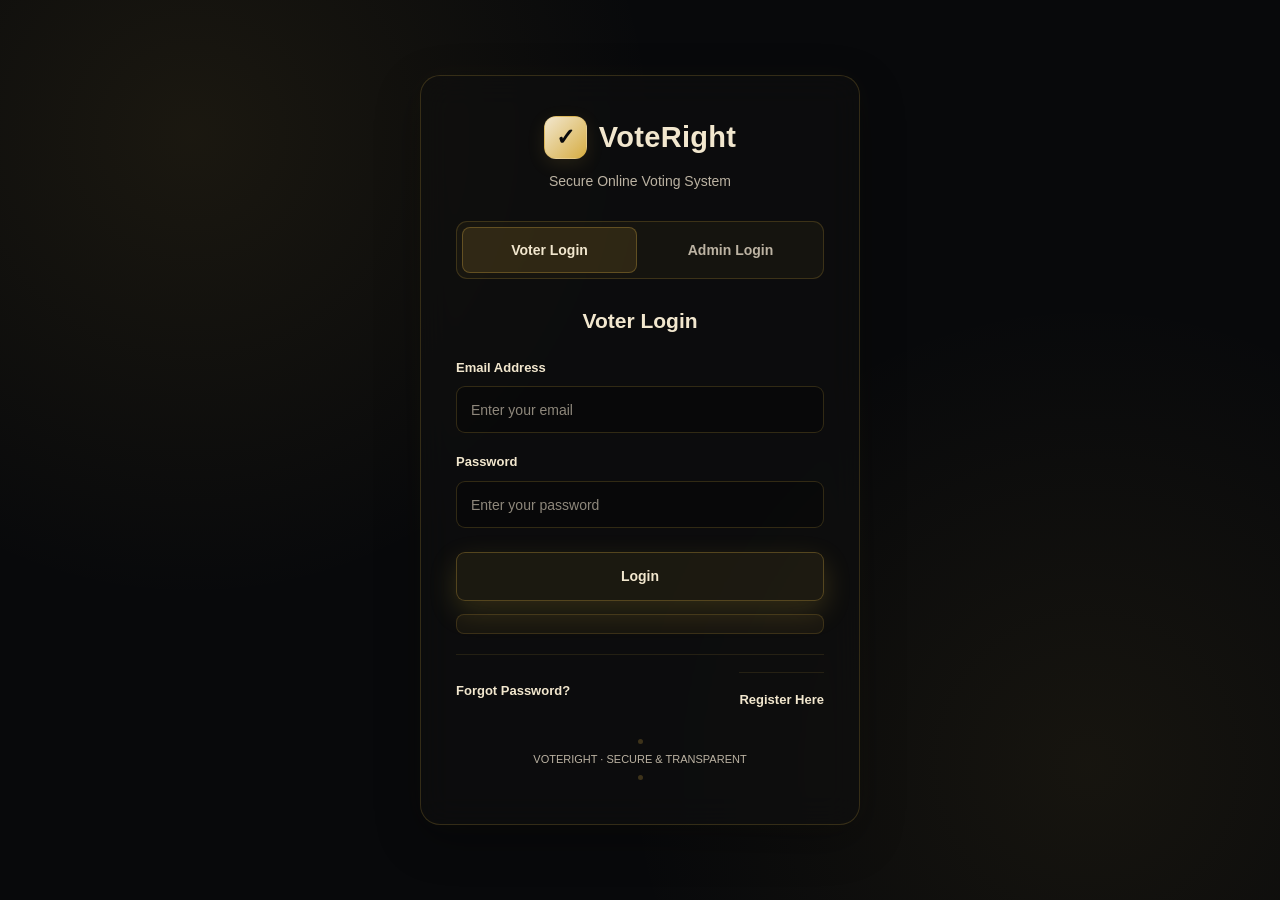
<file: vote.html>
<!DOCTYPE html>
<html lang="en">
<head>
<meta charset="UTF-8">
<meta name="viewport" content="width=device-width, initial-scale=1.0">
<title>VoteRight - Cast Your Vote</title>
<link rel="stylesheet" href="css/style.css">


</head>

<body class="vote-page">

<aside class="topbar">
    <div class="brand">
        <div class="logo-icon">✓</div>
        <span>VoteRight</span>
    </div>

    <nav>
        <a href="dashboard.html"><span>⌂</span> Dashboard</a>
        <a href="elections.html" class="active"><span>▣</span> Elections</a>
        <a href="my-votes.html"><span>✓</span> My Votes</a>
        <a href="results.html"><span>▥</span> Results</a>

        <button type="button" onclick="logout()" class="logout-btn">
            <span>↪</span> Logout
        </button>
    </nav>

    <div class="sidebar-bottom">
        <span>SECURE ONLINE VOTING</span>
    </div>
</aside>

<div class="vote-main-content">

    <header class="vote-page-header">
        <div>
            <span class="header-label">VOTER PORTAL</span>
            <h1>Cast Your Vote</h1>
        </div>

        <div class="secure-label">
            <span class="secure-dot"></span>
            Secure Voting
        </div>
    </header>

    <main class="dashboard-container">

        <section class="welcome-section">
            <div>
                <span class="eyebrow">YOUR VOICE MATTERS</span>
                <h2 id="electionTitle">Loading Election...</h2>
                <p id="electionDescription">
                    Please wait while election details are loading.
                </p>
            </div>

            <div class="welcome-symbol">✓</div>
        </section>

        <section class="vote-panel" id="electionInfo">
            <div class="section-heading">
                <div>
                    <span class="eyebrow">ELECTION INFORMATION</span>
                    <h2>Election Details</h2>
                </div>
            </div>

            <div id="electionDetails" class="election-details">
                <p>Loading election information...</p>
            </div>
        </section>

        <div id="message" class="message"
             role="status" aria-live="polite"></div>

        <section id="candidateSection" class="vote-panel">
            <div class="section-heading">
                <div>
                    <span class="eyebrow">MAKE YOUR CHOICE</span>
                    <h2>Choose Your Candidate</h2>
                    <p class="section-description">
                        Select one candidate. You can cast only one vote in this election.
                    </p>
                </div>
            </div>

            <div class="candidate-table-wrap">
                <table class="candidate-table">
                    <thead>
                        <tr>
                            <th>Photo</th>
                            <th>Candidate Name</th>
                            <th>Year / Position</th>
                            <th>Select Vote</th>
                        </tr>
                    </thead>

                    <tbody id="candidatesTableBody">
                        <tr>
                            <td colspan="4" class="candidate-empty-row">
                                Loading candidates...
                            </td>
                        </tr>
                    </tbody>
                </table>
            </div>
        </section>

        <section id="submitSection" class="submit-panel"
                 style="display:none;">
            <div class="submit-content">
                <span class="eyebrow">CONFIRM YOUR SELECTION</span>
                <h2>Ready to Submit?</h2>

                <p id="selectedCandidateText">
                    No candidate selected.
                </p>

                <p class="confirmation-note">
                    Please review your selection carefully.
                    Your vote cannot be changed after submission.
                </p>

                <button id="submitVoteBtn"
                        class="submit-vote-button"
                        onclick="submitVote()"
                        disabled>
                    Submit My Vote
                </button>
            </div>
        </section>

    </main>
</div>

<script>
/* AUTHENTICATION */

const token = localStorage.getItem("vr_token");
const savedUser = localStorage.getItem("vr_user");

let user = null;

if (!token || !savedUser) {
    window.location.href = "index.html";
} else {
    try {
        user = JSON.parse(savedUser);

        if (!user || user.role !== "voter") {
            window.location.href = "index.html";
        }
    } catch (error) {
        localStorage.removeItem("vr_token");
        localStorage.removeItem("vr_user");
        window.location.href = "index.html";
    }
}

/* ELECTION VARIABLES */

const params = new URLSearchParams(window.location.search);
const electionId = params.get("id");

let selectedCandidateId = null;
let selectedCandidateName = "";

/* LOGOUT */

function logout() {
    localStorage.removeItem("vr_token");
    localStorage.removeItem("vr_user");
    window.location.href = "index.html";
}

/* HTML ESCAPING */

function escapeHTML(value) {
    return String(value ?? "").replace(/[&<>"']/g, function(char) {
        const entities = {
            "&": "&amp;",
            "<": "&lt;",
            ">": "&gt;",
            '"': "&quot;",
            "'": "&#39;"
        };

        return entities[char];
    });
}

/* PHOTO URL */

function getCandidatePhotoURL(photo) {
    if (!photo) return "";

    const cleanPath = String(photo)
        .replace(/\\/g, "/")
        .replace(/^\/+/, "");

    return "/" + cleanPath;
}

/* MESSAGE FUNCTIONS */

function showMessage(text, type = "info") {
    const message = document.getElementById("message");

    message.textContent = text;
    message.className = "message " + type;
    message.style.display = "block";
}

function clearMessage() {
    const message = document.getElementById("message");

    message.textContent = "";
    message.className = "message";
    message.style.display = "none";
}

/* LOAD ELECTION */

async function loadElection() {
    if (!electionId) {
        showMessage(
            "No election selected. Please select an election first.",
            "error"
        );

        document.getElementById("candidateSection").style.display = "none";
        return;
    }

    try {
        const response = await fetch(
            `/api/elections/${encodeURIComponent(electionId)}`
        );

        const data = await response.json();

        if (!response.ok) {
            throw new Error(data.message || "Unable to load election.");
        }

        const election = data.election || data;

        document.getElementById("electionTitle").textContent =
            election.title || election.name || "Election";

        document.getElementById("electionDescription").textContent =
            election.description || "Select your preferred candidate.";

        document.getElementById("electionDetails").innerHTML = `
            <div class="detail-item">
                <span class="detail-label">Election Name</span>
                <strong>${escapeHTML(election.title || election.name || "Not available")}</strong>
            </div>

            <div class="detail-item">
                <span class="detail-label">Status</span>
                <strong>${escapeHTML(election.status || "Not available")}</strong>
            </div>

            <div class="detail-item">
                <span class="detail-label">Start Date</span>
                <strong>${escapeHTML(election.start_date || "Not available")}</strong>
            </div>

            <div class="detail-item">
                <span class="detail-label">End Date</span>
                <strong>${escapeHTML(election.end_date || "Not available")}</strong>
            </div>
        `;

        if (election.status !== "Active") {
            document.getElementById("candidateSection").style.display = "none";
            document.getElementById("submitSection").style.display = "none";

            showMessage(
                "This election is not currently active. Voting is unavailable.",
                "warning"
            );

            return;
        }

        await loadCandidates();

    } catch (error) {
        showMessage(error.message || "Error loading election.", "error");
        document.getElementById("candidateSection").style.display = "none";
    }
}

/* LOAD CANDIDATES INTO TABLE */

async function loadCandidates() {
    const tbody = document.getElementById("candidatesTableBody");

    try {
        const response = await fetch(
            `/api/candidates/election/${encodeURIComponent(electionId)}`
        );

        const data = await response.json();

        if (!response.ok) {
            throw new Error(data.message || "Unable to load candidates.");
        }

        const candidates = Array.isArray(data)
            ? data
            : (data.candidates || []);

        tbody.replaceChildren();

        if (candidates.length === 0) {
            tbody.innerHTML = `
                <tr>
                    <td colspan="4" class="candidate-empty-row">
                        No candidates are available for this election.
                    </td>
                </tr>
            `;
            return;
        }

        candidates.forEach((candidate, index) => {
            const candidateId = candidate.id;

            const candidateName =
                candidate.name || candidate.candidate_name || "Candidate";

            const candidatePosition =
                candidate.year_position || candidate.position || "Candidate";

            const row = document.createElement("tr");
            row.dataset.candidateId = candidateId;

            /* PHOTO CELL */

            const photoCell = document.createElement("td");
            const photoPath = getCandidatePhotoURL(candidate.photo);

            if (photoPath) {
                const photo = document.createElement("img");

                photo.className = "voter-candidate-photo";
                photo.src = photoPath;
                photo.alt = candidateName + " photo";

                photo.onerror = function() {
                    const fallback = document.createElement("div");
                    fallback.className = "voter-candidate-fallback";
                    fallback.textContent = "♙";
                    photo.replaceWith(fallback);
                };

                photoCell.appendChild(photo);
            } else {
                const fallback = document.createElement("div");
                fallback.className = "voter-candidate-fallback";
                fallback.textContent = "♙";
                photoCell.appendChild(fallback);
            }

            /* NAME CELL */

            const nameCell = document.createElement("td");
            nameCell.textContent = candidateName;

            /* POSITION CELL */

            const positionCell = document.createElement("td");
            positionCell.textContent = candidatePosition;

            /* SELECT CELL */

            const selectCell = document.createElement("td");

            const label = document.createElement("label");
            label.className = "candidate-select-label";
            label.htmlFor = `candidate-${index}`;
            label.textContent = "Select";

            const radio = document.createElement("input");
            radio.type = "radio";
            radio.name = "candidate";
            radio.value = candidateId;
            radio.id = `candidate-${index}`;
            radio.className = "candidate-radio";

            radio.addEventListener("change", function() {
                selectCandidate(candidateId, candidateName);
            });

            selectCell.appendChild(radio);
            selectCell.appendChild(document.createTextNode(" "));
            selectCell.appendChild(label);

            row.append(
                photoCell,
                nameCell,
                positionCell,
                selectCell
            );

            tbody.appendChild(row);
        });

    } catch (error) {
        tbody.innerHTML = `
            <tr>
                <td colspan="4" class="candidate-empty-row">
                    Unable to load candidates.
                </td>
            </tr>
        `;

        showMessage(
            error.message || "Error loading candidates.",
            "error"
        );
    }
}

/* SELECT CANDIDATE */

function selectCandidate(candidateId, candidateName) {
    selectedCandidateId = candidateId;
    selectedCandidateName = candidateName;

    document.querySelectorAll(".candidate-table tbody tr").forEach(row => {
        row.classList.toggle(
            "selected-row",
            row.dataset.candidateId === String(candidateId)
        );
    });

    document.getElementById("selectedCandidateText").textContent =
        "Selected Candidate: " + candidateName;

    document.getElementById("submitSection").style.display = "block";
    document.getElementById("submitVoteBtn").disabled = false;

    clearMessage();
}

/* SUBMIT VOTE */

async function submitVote() {
    if (!selectedCandidateId) {
        showMessage("Please select a candidate first.", "error");
        return;
    }

    const confirmation = confirm(
        `Are you sure you want to vote for ${selectedCandidateName}? You cannot change your vote after submission.`
    );

    if (!confirmation) return;

    const button = document.getElementById("submitVoteBtn");

    button.disabled = true;
    button.textContent = "Submitting Vote...";

    try {
        const response = await fetch("/api/votes/cast", {
            method: "POST",
            headers: {
                "Content-Type": "application/json",
                "Authorization": `Bearer ${token}`
            },
            body: JSON.stringify({
                election_id: electionId,
                candidate_id: selectedCandidateId
            })
        });

        const data = await response.json();

        if (!response.ok) {
            throw new Error(data.message || "Unable to submit your vote.");
        }

        showMessage(
            data.message || "Your vote has been submitted successfully!",
            "success"
        );

        document.getElementById("candidateSection").style.display = "none";
        document.getElementById("submitSection").style.display = "none";

        setTimeout(() => {
            window.location.href = "my-votes.html";
        }, 1500);

    } catch (error) {
        showMessage(
            error.message || "Something went wrong while submitting your vote.",
            "error"
        );

        button.disabled = false;
        button.textContent = "Submit My Vote";
    }
}

/* START */

loadElection();
</script>

</body>
</html>
</file>
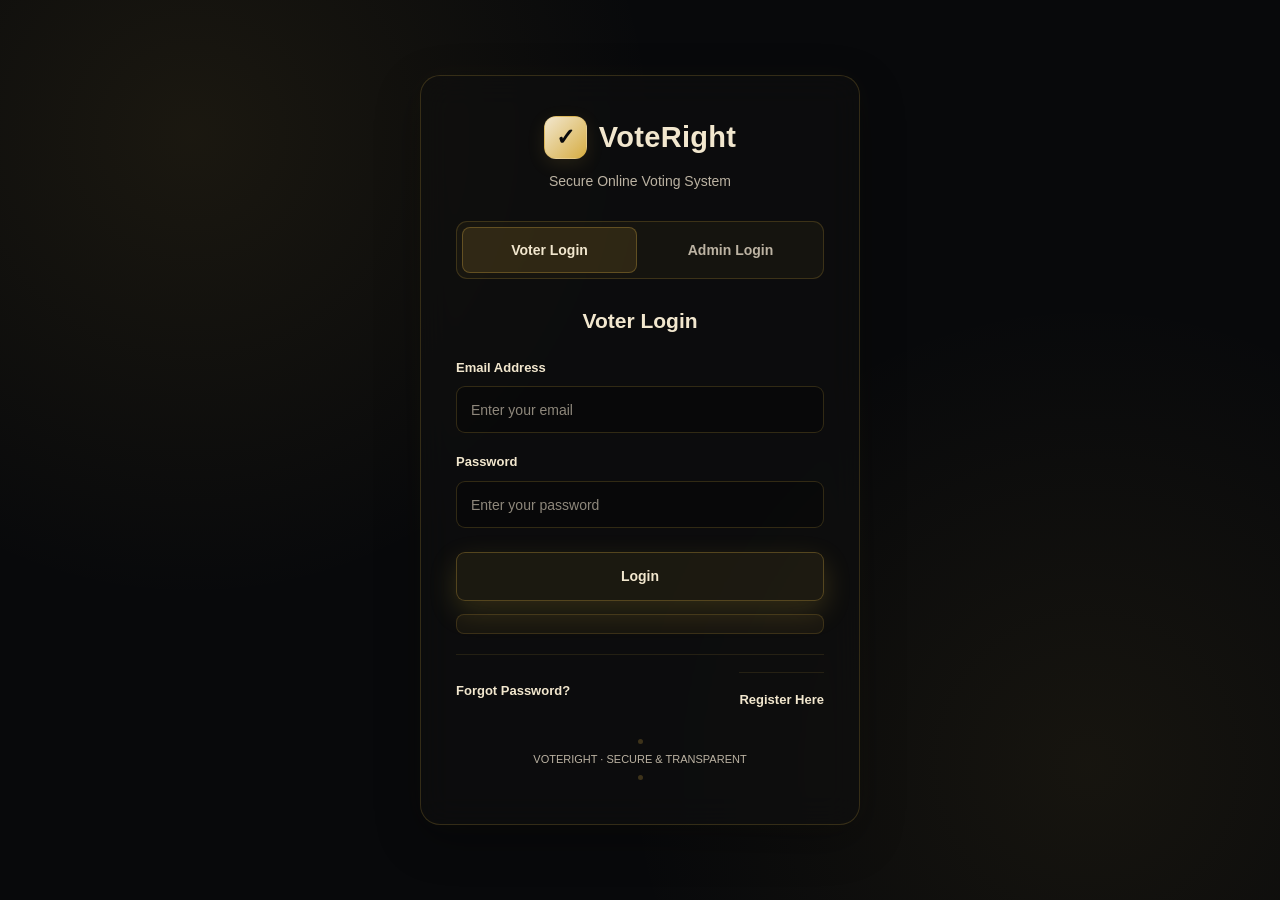
<file: admin/candidates.html>
<!DOCTYPE html>
<html lang="en">
<head>
    <meta charset="UTF-8">
    <meta name="viewport" content="width=device-width, initial-scale=1.0">
    <title>VoteRight - Candidate Management</title>

    <link rel="stylesheet" href="../css/style.css">
    

    <link rel="preconnect" href="https://fonts.googleapis.com">
    <link rel="preconnect" href="https://fonts.gstatic.com" crossorigin>
    <link href="https://fonts.googleapis.com/css2?family=Inter:wght@400;500;600;700;800;900&display=swap" rel="stylesheet">

    <style>
        .candidate-photo-upload {
            margin-top: 20px;
        }

        .candidate-photo-upload input[type="file"] {
            display: block;
            width: 100%;
            padding: 14px;
            border: 1px dashed #b99a55;
            border-radius: 10px;
            background: rgba(255,255,255,0.04);
            cursor: pointer;
        }

        .candidate-photo-upload small {
            display: block;
            margin-top: 8px;
            color: #999;
        }

        .candidate-photo-preview {
            display: none;
            width: 130px;
            height: 130px;
            margin-top: 15px;
            border-radius: 12px;
            object-fit: cover;
            border: 2px solid #c6a45b;
        }

        .candidate-management-photo {
            width: 90px;
            height: 90px;
            border-radius: 50%;
            object-fit: cover;
            border: 2px solid #c6a45b;
            flex-shrink: 0;
        }

        .candidate-management-icon {
            width: 90px;
            height: 90px;
            border-radius: 50%;
            display: flex;
            align-items: center;
            justify-content: center;
            font-size: 35px;
            background: rgba(198,164,91,0.12);
            border: 2px solid #c6a45b;
            flex-shrink: 0;
        }

        .candidate-management-card {
            display: flex;
            align-items: center;
            gap: 18px;
            flex-wrap: wrap;
        }

        .candidate-management-detail {
            flex: 1;
            min-width: 150px;
        }

        .candidate-delete-btn {
            cursor: pointer;
        }

        @media (max-width: 600px) {
            .candidate-management-card {
                align-items: flex-start;
            }

            .candidate-management-photo,
            .candidate-management-icon {
                width: 70px;
                height: 70px;
            }
        }
    </style>
</head>

<body class="candidates-page">

    <!-- TOPBAR -->
    <aside class="topbar">
        <div class="brand">
            <div class="logo-icon">✓</div>
            <span>VoteRight Admin</span>
        </div>

        <nav>
            <a href="manage-voters.html">♙ &nbsp; Manage Voters</a>
            <a href="manage-elections.html">▣ &nbsp; Elections</a>
            <a href="candidates.html" class="active">♟ &nbsp; Candidates</a>
            <a href="manage-notices.html">▤ &nbsp; Notices</a>
            <a href="../results.html">▥ &nbsp; Results</a>

            <button type="button" onclick="logout()" class="logout-btn">
                ↪ &nbsp; Logout
            </button>
        </nav>

        <div class="sidebar-bottom">SECURE ONLINE VOTING</div>
    </aside>


    <!-- MAIN CONTAINER -->
    <main class="dashboard-container">

        <header class="dashboard-top">

            <div class="mobile-menu-label">
                ☰ &nbsp; VoteRight Admin
            </div>

            <div class="candidates-page-label">
                Candidate Management
            </div>

            <div class="top-actions">
                <a href="../home.html" class="notification-button" title="Home">⌂</a>

                <div class="top-profile">
                    <span class="top-profile-icon">♙</span>
                    <span>Administrator</span>
                </div>
            </div>

        </header>


        <!-- WELCOME SECTION -->
        <section class="welcome-section">

            <div class="welcome-content">
                <p class="small-text">VOTERIGHT • ADMINISTRATION</p>

                <h1>Candidate Management</h1>

                <p>Add and manage candidates for your elections.</p>

                <span class="welcome-date">
                    ✦ &nbsp; ELECTION PARTICIPANT CONTROL
                </span>
            </div>

            <div class="welcome-decoration" aria-hidden="true">
                <div class="gold-orbit"></div>

                <div class="vote-illustration">
                    <span class="vote-check">♙</span>
                    <strong>VOTE</strong>
                </div>
            </div>

        </section>


        <!-- ELECTION SELECTOR -->
        <section class="dashboard-card candidate-panel candidates-selector">

            <div class="candidate-section-heading">
                <div>
                    <p class="small-text">ELECTION SETTINGS</p>
                    <h2>Select Election</h2>
                    <p>Choose an election to manage its candidates.</p>
                </div>

                <div class="candidate-heading-icon">▤</div>
            </div>

            <div class="candidate-form-group">
                <label for="electionSelect">Choose an election</label>

                <select id="electionSelect">
                    <option value="">Select an election</option>
                </select>
            </div>

            <div id="electionMessage" class="candidate-message"></div>

        </section>


        <!-- ADD CANDIDATE -->
        <section id="candidateSection"
                 class="dashboard-card candidate-panel candidate-form-panel"
                 hidden>

            <div class="candidate-section-heading">
                <div>
                    <p class="small-text">CANDIDATE REGISTRATION</p>
                    <h2>Add Candidate</h2>
                    <p>Enter candidate details and upload a photograph.</p>
                </div>

                <div class="candidate-heading-icon">＋</div>
            </div>


            <form id="candidateForm">

                <div class="candidate-form-grid">

                    <div class="candidate-form-group">
                        <label for="candidateName">Candidate Name</label>

                        <input
                            type="text"
                            id="candidateName"
                            placeholder="Enter candidate name"
                            maxlength="150"
                            required
                        >
                    </div>

                    <div class="candidate-form-group">
                        <label for="candidateYear">Year / Position</label>

                        <input
                            type="text"
                            id="candidateYear"
                            placeholder="Example: 2nd Year"
                            maxlength="100"
                        >
                    </div>

                </div>


                <!-- PHOTO UPLOAD -->
                <div class="candidate-form-group candidate-photo-upload">

                    <label for="candidatePhoto">
                        Candidate Photograph
                    </label>

                    <input
                        type="file"
                        id="candidatePhoto"
                        accept=".jpg,.jpeg,.png,.webp,image/jpeg,image/png,image/webp"
                    >

                    <small>
                        Allowed formats: JPG, JPEG, PNG, WEBP. Maximum size: 5 MB.
                    </small>

                    <img
                        id="photoPreview"
                        class="candidate-photo-preview"
                        alt="Candidate photo preview"
                    >

                </div>


                <div id="candidateMessage" class="candidate-message"></div>

                <button
                    type="submit"
                    class="candidate-primary-btn"
                    id="addCandidateBtn"
                >
                    <span>＋</span> Add Candidate
                </button>

            </form>

        </section>


        <!-- CANDIDATE LIST -->
        <section id="candidateListSection"
                 class="dashboard-card candidate-panel candidate-list-panel"
                 hidden>

            <div class="candidate-section-heading candidate-list-heading">

                <div>
                    <p class="small-text">ELECTION PARTICIPANTS</p>
                    <h2>All Candidates</h2>
                    <p>View and manage candidates in this election.</p>
                </div>

                <button
                    type="button"
                    class="candidate-secondary-btn"
                    onclick="loadCandidates()"
                >
                    ↻ Refresh
                </button>

            </div>

            <div id="listMessage" class="candidate-message"></div>

            <div id="candidatesContainer" class="candidate-list-grid"></div>

        </section>


        <footer class="dashboard-footer">
            © <span id="currentYear"></span> VoteRight — Secure Online Voting System
        </footer>

    </main>


<script>

/* =========================================
   AUTHENTICATION
========================================= */

const token = localStorage.getItem("vr_token");
const savedUser = localStorage.getItem("vr_user");

if (!token || !savedUser) {
    window.location.href = "../index.html";
}

try {
    const user = JSON.parse(savedUser);

    if (user.role !== "admin") {
        window.location.href = "../dashboard.html";
    }

} catch (error) {
    localStorage.removeItem("vr_token");
    localStorage.removeItem("vr_user");
    window.location.href = "../index.html";
}


/* =========================================
   ELEMENTS
========================================= */

const electionSelect = document.getElementById("electionSelect");
const candidateSection = document.getElementById("candidateSection");
const candidateListSection = document.getElementById("candidateListSection");
const candidateForm = document.getElementById("candidateForm");

const candidatePhoto = document.getElementById("candidatePhoto");
const photoPreview = document.getElementById("photoPreview");

document.getElementById("currentYear").textContent =
    new Date().getFullYear();


/* =========================================
   LOGOUT
========================================= */

function logout() {
    localStorage.removeItem("vr_token");
    localStorage.removeItem("vr_user");

    window.location.href = "../index.html";
}


/* =========================================
   MESSAGE HELPER
========================================= */

function showMessage(element, message, type = "info") {
    element.textContent = message;
    element.className = "candidate-message " + type;
}

function clearMessage(element) {
    element.textContent = "";
    element.className = "candidate-message";
}


/* =========================================
   PHOTO PREVIEW
========================================= */

candidatePhoto.addEventListener("change", function() {

    const file = this.files[0];

    photoPreview.style.display = "none";
    photoPreview.removeAttribute("src");

    if (!file) {
        return;
    }

    const allowedTypes = [
        "image/jpeg",
        "image/png",
        "image/webp"
    ];

    if (!allowedTypes.includes(file.type)) {

        alert("Please select a JPG, PNG or WEBP image.");

        this.value = "";
        return;
    }

    if (file.size > 5 * 1024 * 1024) {

        alert("Photo size must not exceed 5 MB.");

        this.value = "";
        return;
    }

    const imageUrl = URL.createObjectURL(file);

    photoPreview.src = imageUrl;
    photoPreview.style.display = "block";

    photoPreview.onload = function() {
        URL.revokeObjectURL(imageUrl);
    };

    photoPreview.onerror = function() {
        URL.revokeObjectURL(imageUrl);
        photoPreview.style.display = "none";
        alert("Unable to preview this image.");
    };

});


/* =========================================
   LOAD ELECTIONS
========================================= */

async function loadElections() {

    const message = document.getElementById("electionMessage");

    try {

        const response = await fetch("/api/elections/");
        const data = await response.json();

        if (!response.ok) {
            throw new Error(data.message || "Could not load elections.");
        }

        const elections = data.elections || [];

        electionSelect.innerHTML =
            '<option value="">Select an election</option>';

        elections.forEach(function(election) {

            const option = document.createElement("option");

            option.value = election.id;
            option.textContent =
                `${election.name} - ${election.status}`;

            electionSelect.appendChild(option);

        });

        const params = new URLSearchParams(window.location.search);
        const electionId = params.get("id");

        if (electionId) {
            electionSelect.value = electionId;

            if (electionSelect.value) {
                loadCandidates();
            }
        }

        if (!elections.length) {

            showMessage(
                message,
                "No elections found. Please create an election first.",
                "info"
            );

        } else {
            clearMessage(message);
        }

    } catch (error) {

        console.error("Election loading error:", error);

        showMessage(message, error.message, "error");

    }
}


/* =========================================
   ELECTION SELECTION
========================================= */

electionSelect.addEventListener("change", function() {

    const electionId = electionSelect.value;

    if (!electionId) {

        candidateSection.hidden = true;
        candidateListSection.hidden = true;

        window.history.replaceState(null, "", "candidates.html");

        return;
    }

    window.history.replaceState(
        null,
        "",
        `candidates.html?id=${encodeURIComponent(electionId)}`
    );

    loadCandidates();

});


/* =========================================
   LOAD CANDIDATES
========================================= */

async function loadCandidates() {

    const electionId = electionSelect.value;

    if (!electionId) return;

    const listMessage = document.getElementById("listMessage");
    const container = document.getElementById("candidatesContainer");

    candidateSection.hidden = false;
    candidateListSection.hidden = false;

    container.replaceChildren();

    showMessage(listMessage, "Loading candidates...", "info");

    try {

        const response = await fetch(
            `/api/candidates/election/${encodeURIComponent(electionId)}`
        );

        const data = await response.json();

        if (!response.ok) {
            throw new Error(data.message || "Could not load candidates.");
        }

        const candidates = data.candidates || [];

        container.replaceChildren();

        if (candidates.length === 0) {

            showMessage(
                listMessage,
                "No candidates added yet. Use the form above to add candidates.",
                "info"
            );

            return;
        }

        showMessage(
            listMessage,
            `${candidates.length} candidate(s) found.`,
            "success"
        );

        candidates.forEach(function(candidate) {

            const card = document.createElement("article");
            card.className = "candidate-management-card";

            if (candidate.photo) {

                const photo = document.createElement("img");

                photo.className = "candidate-management-photo";
                photo.alt = candidate.name || "Candidate";
                photo.src = "/" + candidate.photo.replace(/^\/+/, "");

                photo.onerror = function() {
                    const fallback = document.createElement("div");
                    fallback.className = "candidate-management-icon";
                    fallback.textContent = "♙";
                    photo.replaceWith(fallback);
                };

                card.appendChild(photo);

            } else {

                const icon = document.createElement("div");
                icon.className = "candidate-management-icon";
                icon.textContent = "♙";

                card.appendChild(icon);

            }

            const details = document.createElement("div");
            details.className = "candidate-management-detail";

            const name = document.createElement("h3");
            name.textContent = candidate.name || "Unnamed Candidate";

            const position = document.createElement("p");
            position.textContent =
                "Year / Position: " + (candidate.year_position || "-");

            const votes = document.createElement("p");
            votes.textContent =
                "Votes: " + (candidate.vote_count || 0);

            details.appendChild(name);
            details.appendChild(position);
            details.appendChild(votes);

            const deleteButton = document.createElement("button");
            deleteButton.type = "button";
            deleteButton.className = "candidate-delete-btn";
            deleteButton.textContent = "Delete Candidate";

            deleteButton.addEventListener("click", function() {
                deleteCandidate(candidate.id);
            });

            card.appendChild(details);
            card.appendChild(deleteButton);

            container.appendChild(card);

        });

    } catch (error) {

        console.error("Candidate loading error:", error);

        showMessage(
            listMessage,
            error.message || "Unable to load candidates.",
            "error"
        );

    }
}


/* =========================================
   ADD CANDIDATE WITH PHOTO
========================================= */

candidateForm.addEventListener("submit", async function(event) {

    event.preventDefault();

    const electionId = electionSelect.value;
    const name = document.getElementById("candidateName").value.trim();

    const yearPosition =
        document.getElementById("candidateYear").value.trim();

    const photoFile = candidatePhoto.files[0];

    const message = document.getElementById("candidateMessage");
    const button = document.getElementById("addCandidateBtn");

    if (!electionId) {
        showMessage(message, "Please select an election.", "error");
        return;
    }

    if (!name) {
        showMessage(message, "Candidate name is required.", "error");
        return;
    }

    if (photoFile && photoFile.size > 5 * 1024 * 1024) {
        showMessage(message, "Photo size must not exceed 5 MB.", "error");
        return;
    }

    const formData = new FormData();

    formData.append("election_id", electionId);
    formData.append("name", name);
    formData.append("year_position", yearPosition);

    if (photoFile) {
        formData.append("photo", photoFile);
    }

    showMessage(message, "Adding candidate...", "info");

    button.disabled = true;
    button.textContent = "Adding...";

    try {

        const response = await fetch("/api/candidates/", {

            method: "POST",

            headers: {
                "Authorization": "Bearer " + token
            },

            body: formData

        });

        const data = await response.json();

        if (!response.ok) {
            throw new Error(data.message || "Could not add candidate.");
        }

        showMessage(
            message,
            data.message || "Candidate added successfully.",
            "success"
        );

        candidateForm.reset();

        photoPreview.style.display = "none";
        photoPreview.removeAttribute("src");

        await loadCandidates();

    } catch (error) {

        console.error("Add candidate error:", error);

        showMessage(
            message,
            error.message || "Candidate could not be added.",
            "error"
        );

    } finally {

        button.disabled = false;
        button.innerHTML = "<span>＋</span> Add Candidate";

    }

});


/* =========================================
   DELETE CANDIDATE
========================================= */

async function deleteCandidate(candidateId) {

    if (!confirm("Are you sure you want to delete this candidate?")) {
        return;
    }

    try {

        const response = await fetch(
            `/api/candidates/${encodeURIComponent(candidateId)}`,
            {
                method: "DELETE",

                headers: {
                    "Authorization": "Bearer " + token
                }
            }
        );

        const data = await response.json();

        if (!response.ok) {
            throw new Error(data.message || "Could not delete candidate.");
        }

        alert(data.message || "Candidate deleted successfully.");

        await loadCandidates();

    } catch (error) {

        console.error("Delete candidate error:", error);

        alert(error.message || "Candidate could not be deleted.");

    }
}


/* =========================================
   START PAGE
========================================= */

loadElections();

</script>

</body>
</html>
</file>
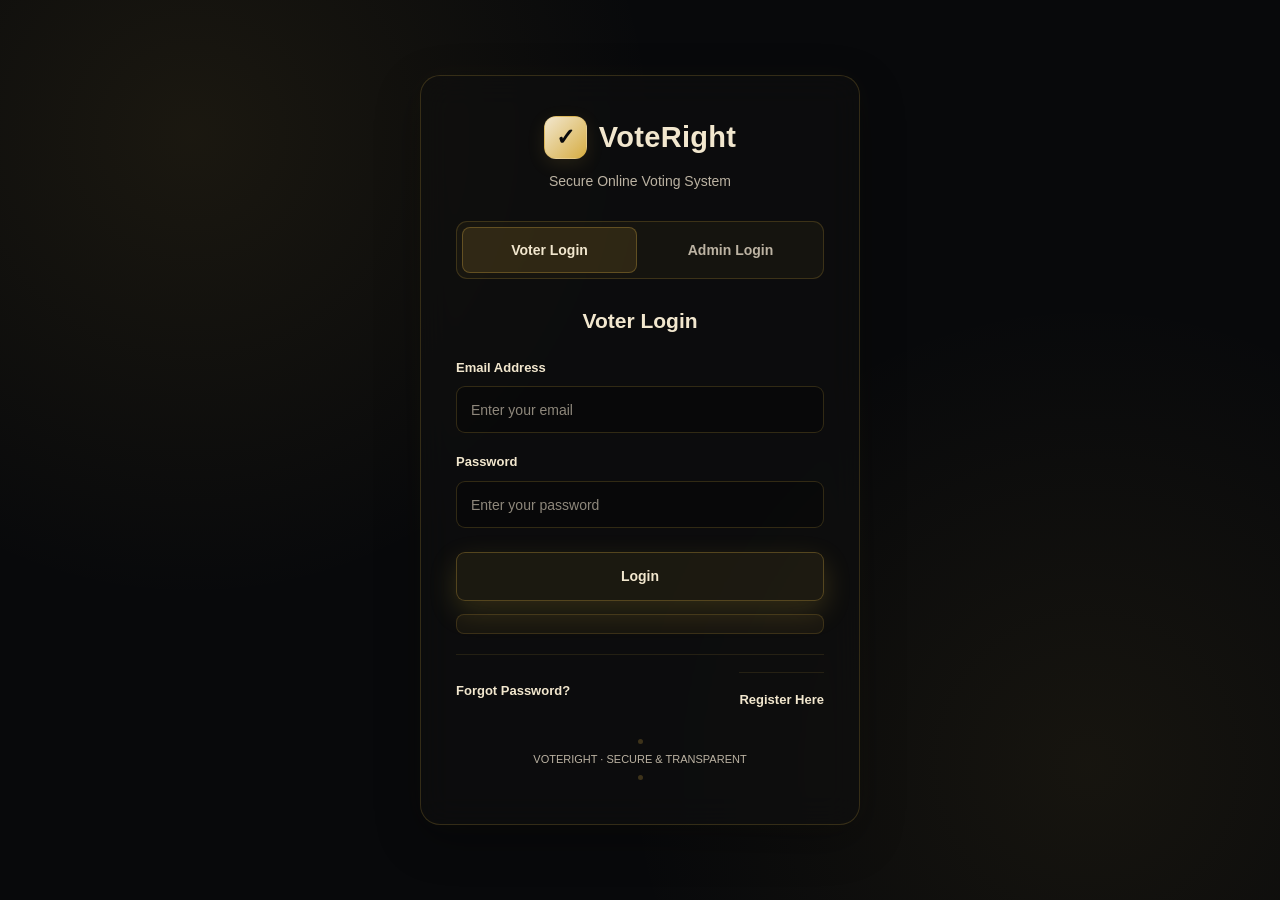
<file: admin/manage-elections.html>
<!DOCTYPE html>
<html lang="en">
<head>
    <meta charset="UTF-8">
    <meta name="viewport" content="width=device-width, initial-scale=1.0">
    <title>VoteRight - Manage Elections</title>

    <link rel="stylesheet" href="../css/style.css">

    <link rel="preconnect" href="https://fonts.googleapis.com">
    <link rel="preconnect" href="https://fonts.gstatic.com" crossorigin>
    <link href="https://fonts.googleapis.com/css2?family=Inter:wght@400;500;600;700;800;900&display=swap" rel="stylesheet">

    <style>
        .election-action-delete {
            background: #7f1d1d;
            color: #fff;
            border: 1px solid #b45309;
            padding: 10px 14px;
            border-radius: 8px;
            cursor: pointer;
            font-weight: 600;
            transition: 0.2s ease;
        }

        .election-action-delete:hover {
            background: #991b1b;
            transform: translateY(-2px);
        }

        .election-action-delete:disabled {
            opacity: 0.6;
            cursor: not-allowed;
            transform: none;
        }

        .delete-modal {
            display: none;
            position: fixed;
            inset: 0;
            z-index: 9999;
            background: rgba(0, 0, 0, 0.82);
            justify-content: center;
            align-items: center;
            padding: 20px;
        }

        .delete-modal-content {
            width: 100%;
            max-width: 470px;
            background: #171717;
            color: #f5e6bd;
            border: 1px solid #b89450;
            border-radius: 16px;
            padding: 28px;
            box-shadow: 0 15px 50px rgba(0,0,0,0.6);
        }

        .delete-modal-content h2 {
            color: #d4af62;
            margin-bottom: 15px;
        }

        .delete-modal-content p {
            color: #ddd0b5;
            line-height: 1.7;
            margin-bottom: 15px;
        }

        .delete-warning {
            display: none;
            background: rgba(127, 29, 29, 0.25);
            border: 1px solid #991b1b;
            color: #fecaca;
            border-radius: 9px;
            padding: 13px;
            margin: 15px 0;
            line-height: 1.6;
        }

        .delete-modal-content input {
            width: 100%;
            padding: 12px;
            background: #252525;
            color: white;
            border: 1px solid #8b713e;
            border-radius: 8px;
            margin: 10px 0 18px;
            box-sizing: border-box;
        }

        .delete-modal-actions {
            display: flex;
            justify-content: flex-end;
            gap: 12px;
            flex-wrap: wrap;
        }

        .delete-cancel-btn,
        .delete-confirm-btn {
            padding: 11px 17px;
            border-radius: 8px;
            cursor: pointer;
            font-weight: 700;
        }

        .delete-cancel-btn {
            background: #333;
            color: white;
            border: 1px solid #666;
        }

        .delete-confirm-btn {
            background: #991b1b;
            color: white;
            border: 1px solid #dc2626;
        }

        .delete-confirm-btn:disabled {
            opacity: 0.5;
            cursor: not-allowed;
        }

        .election-action-publish {
            background: linear-gradient(135deg, #f0d783, #b88a24);
            color: #17120a;
            border: 1px solid #d4af62;
            padding: 10px 14px;
            border-radius: 8px;
            cursor: pointer;
            font-weight: 700;
        }

        .election-action-archive {
            background: #302943;
            color: #e0d2ff;
            border: 1px solid #76649c;
            padding: 10px 14px;
            border-radius: 8px;
            cursor: pointer;
            font-weight: 600;
        }

        /* UNARCHIVE BUTTON */

        .election-action-unarchive {
            background: linear-gradient(135deg, #d1fae5, #6ee7b7);
            color: #064e3b;
            border: 1px solid #34d399;
            padding: 10px 14px;
            border-radius: 8px;
            cursor: pointer;
            font-weight: 700;
            transition: 0.2s ease;
        }

        .election-action-unarchive:hover {
            transform: translateY(-2px);
            filter: brightness(1.05);
        }

        .election-action-unarchive:disabled {
            opacity: 0.6;
            cursor: not-allowed;
            transform: none;
        }

        .election-action-edit {
            background: #252016;
            color: #e8c979;
            border: 1px solid #b89450;
            padding: 10px 14px;
            border-radius: 8px;
            cursor: pointer;
            font-weight: 700;
        }

        .election-action-edit:hover,
        .election-action-publish:hover,
        .election-action-archive:hover {
            transform: translateY(-2px);
            filter: brightness(1.1);
        }

        .status-draft {
            background: rgba(120,120,120,.15);
            color: #c9c9c9;
        }

        .status-published {
            background: rgba(212,175,98,.14);
            color: #e8c979;
        }

        .status-active {
            background: rgba(34,197,94,.13);
            color: #8be0a7;
        }

        .status-stopped {
            background: rgba(239,68,68,.12);
            color: #ffaaa0;
        }

        .status-completed {
            background: rgba(59,130,246,.13);
            color: #a9ceff;
        }

        .status-archived {
            background: rgba(139,92,246,.13);
            color: #d0b9ff;
        }

        .admin-election-status {
            padding: 6px 10px;
            border-radius: 20px;
            font-size: 11px;
            font-weight: 700;
        }

        .admin-election-status-line {
            padding: 9px 12px;
            border-radius: 20px;
            font-size: 12px;
            font-weight: 700;
            margin: 8px 0;
        }

        .election-action-publish:disabled,
        .election-action-archive:disabled,
        .election-action-edit:disabled {
            opacity: .5;
            cursor: not-allowed;
        }

        .election-refresh {
            background: #211d14;
            color: #f5e6bd;
            border: 1px solid rgba(212,175,98,.3);
            padding: 10px 14px;
            border-radius: 8px;
            cursor: pointer;
            font-weight: 600;
        }

        /* EDIT/CREATE MODAL ADDITIONS */

        .election-modal-content {
            max-height: 90vh;
            overflow-y: auto;
        }

        .election-modal-content input,
        .election-modal-content textarea {
            width: 100%;
            box-sizing: border-box;
        }

        .election-date-fields {
            display: grid;
            grid-template-columns: 1fr 1fr;
            gap: 15px;
        }

        /* MANAGE / ARCHIVED TABS */

        .election-view-tabs {
            display: flex;
            gap: 12px;
            flex-wrap: wrap;
            margin: 20px 0;
        }

        .election-view-tab {
            background: #211d14;
            color: #d8c69b;
            border: 1px solid rgba(212, 175, 98, 0.4);
            padding: 11px 18px;
            border-radius: 9px;
            cursor: pointer;
            font-weight: 700;
            transition: 0.2s ease;
        }

        .election-view-tab:hover {
            border-color: #d4af62;
            transform: translateY(-1px);
        }

        .election-view-tab.active {
            background: linear-gradient(135deg, #f0d783, #b88a24);
            color: #17120a;
            border-color: #d4af62;
        }

        .archived-record-note {
            color: #d0b9ff;
            font-size: 12px;
            font-weight: 600;
            margin-top: 8px;
        }

        @media (max-width: 600px) {
            .election-date-fields {
                grid-template-columns: 1fr;
            }

            .election-view-tabs {
                gap: 8px;
            }

            .election-view-tab {
                padding: 10px 12px;
                font-size: 12px;
            }
        }
    </style>
</head>

<body>

    <aside class="topbar">
        <div class="brand">
            <div class="logo-icon">✓</div>
            <span>VoteRight Admin</span>
        </div>

        <nav>
            <a href="manage-voters.html">♙ &nbsp; Manage Voters</a>
            <a href="manage-elections.html" class="active">▣ &nbsp; Elections</a>
            <a href="candidates.html">♟ &nbsp; Candidates</a>
            <a href="manage-notices.html">▤ &nbsp; Notices</a>
            <a href="../results.html">▥ &nbsp; Results</a>

            <button type="button" onclick="logout()" class="logout-btn">
                ↪ &nbsp; Logout
            </button>
        </nav>

        <div class="sidebar-bottom">SECURE ONLINE VOTING</div>
    </aside>

    <main class="dashboard-container">

        <header class="dashboard-top">
            <div class="mobile-menu-label">☰ &nbsp; VoteRight Admin</div>

            <label class="search-box">
                <span>⌕</span>
                <input
                    type="search"
                    id="electionSearch"
                    placeholder="Search elections..."
                >
            </label>

            <div class="top-actions">
                <a href="../home.html" class="notification-button" title="Home">⌂</a>

                <div class="top-profile">
                    <span class="top-profile-icon">♙</span>
                    <span>Administrator</span>
                </div>
            </div>
        </header>

        <section class="welcome-section">
            <div class="welcome-content">
                <p class="small-text">VOTERIGHT • ADMINISTRATION</p>
                <h1>Manage Elections</h1>
                <p>Create, monitor and control your elections.</p>
                <span class="welcome-date">✦ &nbsp; ELECTION CONTROL CENTRE</span>
            </div>

            <div class="welcome-decoration" aria-hidden="true">
                <div class="gold-orbit"></div>

                <div class="vote-illustration">
                    <span class="vote-check">✓</span>
                    <strong>VOTE</strong>
                </div>
            </div>
        </section>

        <section class="dashboard-card election-management-panel">

            <div class="section-heading">
                <div>
                    <p class="small-text">ADMINISTRATION</p>
                    <h2 id="electionListTitle">▣ &nbsp; All Elections</h2>
                </div>

                <div class="election-toolbar">
                    <button
                        type="button"
                        class="btn-primary"
                        id="createElectionButton"
                        onclick="openCreateModal()"
                    >
                        + Create Election
                    </button>

                    <button
                        type="button"
                        class="election-refresh"
                        onclick="loadElections()"
                    >
                        ↻ Refresh
                    </button>
                </div>
            </div>

            <div class="election-view-tabs">

                <button
                    type="button"
                    id="manageTab"
                    class="election-view-tab active"
                    onclick="showElectionView('active')"
                >
                    ▣ &nbsp; Manage Elections
                </button>

                <button
                    type="button"
                    id="archivedTab"
                    class="election-view-tab"
                    onclick="showElectionView('archived')"
                >
                    ◷ &nbsp; Archived Elections
                </button>

            </div>

            <div id="message" class="message" aria-live="polite">
                Loading elections...
            </div>

            <div id="electionsContainer" class="admin-elections-grid"></div>

        </section>

        <footer class="dashboard-footer">
            © VoteRight — Secure Online Voting System
        </footer>

    </main>

    <!-- CREATE / EDIT ELECTION MODAL -->

    <div id="createModal" class="modal election-modal">

        <div class="modal-content election-modal-content">

            <div class="section-heading">
                <div>
                    <p class="small-text" id="modalSmallTitle">NEW ELECTION</p>
                    <h2 id="modalTitle">Create Election</h2>
                </div>

                <button
                    type="button"
                    class="modal-close"
                    onclick="closeCreateModal()"
                >✕</button>
            </div>

            <form id="createElectionForm">

                <div class="form-group">
                    <label for="electionName">Election Name</label>
                    <input
                        type="text"
                        id="electionName"
                        placeholder="Example: BCA Department Representative"
                        required
                    >
                </div>

                <div class="form-group">
                    <label for="electionDescription">Description</label>
                    <textarea
                        id="electionDescription"
                        placeholder="Enter election description"
                        rows="3"
                    ></textarea>
                </div>

                <div class="election-date-fields">

                    <div class="form-group">
                        <label for="startDate">Start Date</label>
                        <input type="date" id="startDate" required>
                    </div>

                    <div class="form-group">
                        <label for="endDate">End Date</label>
                        <input type="date" id="endDate" required>
                    </div>

                </div>

                <div id="createMessage" class="message" aria-live="polite"></div>

                <div class="modal-actions">

                    <button
                        type="button"
                        class="election-cancel"
                        onclick="closeCreateModal()"
                    >
                        Cancel
                    </button>

                    <button
                        type="submit"
                        class="btn-primary"
                        id="createBtn"
                    >
                        Create Election
                    </button>

                </div>

            </form>
        </div>
    </div>

    <!-- DELETE ELECTION MODAL -->

    <div id="deleteModal" class="delete-modal">

        <div class="delete-modal-content">

            <h2>⚠ Delete Election</h2>

            <p id="deleteElectionName"></p>

            <div id="deleteWarning" class="delete-warning"></div>

            <p id="deleteInstructions"></p>

            <div id="deleteTypeContainer" style="display:none;">
                <label for="deleteConfirmationInput">
                    Type DELETE to confirm permanent deletion:
                </label>

                <input
                    type="text"
                    id="deleteConfirmationInput"
                    placeholder="Type DELETE"
                    autocomplete="off"
                >
            </div>

            <div class="delete-modal-actions">

                <button
                    type="button"
                    class="delete-cancel-btn"
                    onclick="closeDeleteModal()"
                >
                    Cancel
                </button>

                <button
                    type="button"
                    class="delete-confirm-btn"
                    id="confirmDeleteBtn"
                    onclick="confirmDeleteElection()"
                >
                    Confirm
                </button>

            </div>

        </div>
    </div>

    <script>
        /* AUTHENTICATION */

        const token = localStorage.getItem("vr_token");
        const savedUser = localStorage.getItem("vr_user");

        if (!token || !savedUser) {
            window.location.href = "../index.html";
        }

        try {
            const user = JSON.parse(savedUser);

            if (user.role !== "admin") {
                window.location.href = "../dashboard.html";
            }

        } catch (error) {
            localStorage.removeItem("vr_token");
            localStorage.removeItem("vr_user");
            window.location.href = "../index.html";
        }

        /* API HELPER */

        async function apiRequest(url, options = {}) {
            const headers = {
                "Authorization": "Bearer " + token,
                ...(options.headers || {})
            };

            const response = await fetch(url, {
                ...options,
                headers
            });

            let data = {};

            try {
                data = await response.json();
            } catch (error) {
                data = {};
            }

            if (!response.ok) {
                throw new Error(
                    data.message || data.error || "Request failed."
                );
            }

            return data;
        }

        /* LOGOUT */

        function logout() {
            localStorage.removeItem("vr_token");
            localStorage.removeItem("vr_user");
            window.location.href = "../index.html";
        }

        /* ELECTION VIEW */

        let currentElectionView = "active";

        function showElectionView(view) {

            currentElectionView = view;

            document.getElementById("manageTab")
                .classList.toggle("active", view === "active");

            document.getElementById("archivedTab")
                .classList.toggle("active", view === "archived");

            document.getElementById("createElectionButton").style.display =
                view === "archived" ? "none" : "";

            document.getElementById("electionListTitle").textContent =
                view === "archived"
                    ? "◷  Archived Elections"
                    : "▣  All Elections";

            document.getElementById("electionSearch").value = "";

            loadElections();
        }

        /* LOAD ELECTIONS */

        async function loadElections() {

            const container =
                document.getElementById("electionsContainer");

            const message =
                document.getElementById("message");

            container.innerHTML = "";

            message.textContent = "Loading elections...";
            message.style.color = "#aaa092";

            try {

                const endpoint = currentElectionView === "archived"
                    ? "/api/elections/archived"
                    : "/api/elections/";

                const data = await apiRequest(endpoint);

                const elections = data.elections || [];

                if (elections.length === 0) {

                    message.textContent =
                        currentElectionView === "archived"
                            ? "No archived elections found."
                            : "No elections created yet.";

                    message.style.color = "#aaa092";
                    return;
                }

                message.textContent =
                    currentElectionView === "archived"
                        ? `${elections.length} archived election(s) found.`
                        : `${elections.length} election(s) found.`;

                message.style.color = "#8be0a7";

                elections.forEach(function(election) {

                    container.appendChild(
                        createElectionCard(election)
                    );

                });

            } catch (error) {

                console.error("Election loading error:", error);

                message.textContent =
                    error.message || "Unable to load elections.";

                message.style.color = "#ffaaa0";
            }
        }

        /* CREATE ELECTION CARD */

        function createElectionCard(election) {

            const card = document.createElement("article");
            card.className = "admin-election-card";

            const electionId = Number(election.id);
            const status = election.status || "Draft";

            let statusText = status;
            let statusClass = "status-draft";

            if (status === "Published") {
                statusText = "Scheduled";
                statusClass = "status-published";
            } else if (status === "Active") {
                statusClass = "status-active";
            } else if (status === "Stopped") {
                statusClass = "status-stopped";
            } else if (status === "Completed") {
                statusClass = "status-completed";
            } else if (status === "Archived") {
                statusClass = "status-archived";
            }

            const top = document.createElement("div");
            top.className = "admin-election-card-top";

            const icon = document.createElement("div");
            icon.className = "admin-election-icon";
            icon.textContent = "🗳️";

            const badge = document.createElement("span");
            badge.className = "admin-election-status " + statusClass;
            badge.textContent = statusText;

            top.append(icon, badge);

            const title = document.createElement("h3");
            title.textContent = election.name || "Untitled Election";

            const description = document.createElement("p");
            description.className = "admin-election-description";
            description.textContent =
                election.description || "No description";

            const dates = document.createElement("div");
            dates.className = "admin-election-dates";

            const start = document.createElement("div");

            const startLabel = document.createElement("span");
            startLabel.textContent = "START DATE";

            const startValue = document.createElement("strong");
            startValue.textContent = formatDate(election.start_date);

            start.append(startLabel, startValue);

            const end = document.createElement("div");

            const endLabel = document.createElement("span");
            endLabel.textContent = "END DATE";

            const endValue = document.createElement("strong");
            endValue.textContent = formatDate(election.end_date);

            end.append(endLabel, endValue);

            dates.append(start, end);

            const statusLine = document.createElement("div");
            statusLine.className =
                "admin-election-status-line " + statusClass;

            statusLine.textContent = "Status: " + statusText;

            const actions = document.createElement("div");
            actions.className = "admin-election-actions";

            /*
             * ARCHIVED ELECTION
             */

            if (status === "Archived") {

                const archivedNote = document.createElement("p");
                archivedNote.className = "archived-record-note";
                archivedNote.textContent =
                    "✓ Archived — Voting records and receipts preserved.";

                addAction(
                    actions,
                    "View Results",
                    "election-action-secondary",
                    () => openResults(electionId)
                );

                addAction(
                    actions,
                    "Unarchive",
                    "election-action-unarchive",
                    () => unarchiveElection(electionId)
                );

                card.append(
                    top,
                    title,
                    description,
                    dates,
                    statusLine,
                    archivedNote,
                    actions
                );

                return card;
            }

            /* NORMAL ELECTION ACTIONS */

            addAction(
                actions,
                "Candidates",
                "election-action-secondary",
                () => openCandidates(electionId)
            );

            addAction(
                actions,
                "Results",
                "election-action-secondary",
                () => openResults(electionId)
            );

            /* DRAFT ACTIONS */

            if (status === "Draft") {

                addAction(
                    actions,
                    "Edit Election",
                    "election-action-edit",
                    () => openEditModal(election)
                );

                addAction(
                    actions,
                    "Publish Election",
                    "election-action-publish",
                    () => changeStatus(electionId, "Published")
                );

                addAction(
                    actions,
                    "Delete Election",
                    "election-action-delete",
                    () => openDeleteModal(electionId, election.name)
                );
            }

            /* PUBLISHED */

            if (status === "Published") {

                addAction(
                    actions,
                    "Stop Election",
                    "election-action-stop",
                    () => changeStatus(electionId, "Stopped")
                );

                addAction(
                    actions,
                    "Archive",
                    "election-action-archive",
                    () => archiveElection(electionId)
                );
            }

            /* ACTIVE */

            if (status === "Active") {

                addAction(
                    actions,
                    "Stop Election",
                    "election-action-stop",
                    () => changeStatus(electionId, "Stopped")
                );

                addAction(
                    actions,
                    "Archive",
                    "election-action-archive",
                    () => archiveElection(electionId)
                );
            }

            /* STOPPED */

            if (status === "Stopped") {

                addAction(
                    actions,
                    "Reopen Election",
                    "election-action-reopen",
                    () => changeStatus(electionId, "Active")
                );

                addAction(
                    actions,
                    "Archive",
                    "election-action-archive",
                    () => archiveElection(electionId)
                );
            }

            /* COMPLETED */

            if (status === "Completed") {

                addAction(
                    actions,
                    "Archive Completed",
                    "election-action-archive",
                    () => archiveElection(electionId)
                );
            }

            card.append(
                top,
                title,
                description,
                dates,
                statusLine,
                actions
            );

            return card;
        }

        function addAction(container, label, className, callback) {

            const button = document.createElement("button");

            button.type = "button";
            button.className = className;
            button.textContent = label;

            button.addEventListener("click", callback);

            container.appendChild(button);
        }

        /* CREATE / EDIT MODAL */

        let editingElectionId = null;

        function openCreateModal() {

            if (currentElectionView === "archived") {
                return;
            }

            editingElectionId = null;

            document.getElementById("createElectionForm").reset();

            document.getElementById("modalSmallTitle").textContent =
                "NEW ELECTION";

            document.getElementById("modalTitle").textContent =
                "Create Election";

            document.getElementById("createBtn").textContent =
                "Create Election";

            document.getElementById("createMessage").textContent = "";

            document.getElementById("createModal").style.display = "flex";
        }

        function openEditModal(election) {

            if (election.status !== "Draft") {
                alert("Only Draft elections can be edited.");
                return;
            }

            editingElectionId = Number(election.id);

            document.getElementById("modalSmallTitle").textContent =
                "EDIT DRAFT";

            document.getElementById("modalTitle").textContent =
                "Edit Election";

            document.getElementById("electionName").value =
                election.name || "";

            document.getElementById("electionDescription").value =
                election.description || "";

            document.getElementById("startDate").value =
                getDateInputValue(election.start_date);

            document.getElementById("endDate").value =
                getDateInputValue(election.end_date);

            document.getElementById("createMessage").textContent = "";

            document.getElementById("createBtn").textContent =
                "Save Changes";

            document.getElementById("createModal").style.display = "flex";
        }

        function getDateInputValue(value) {

            if (!value) return "";

            return String(value).slice(0, 10);
        }

        function closeCreateModal() {

            document.getElementById("createModal").style.display = "none";

            document.getElementById("createElectionForm").reset();

            document.getElementById("createMessage").textContent = "";

            editingElectionId = null;

            document.getElementById("modalSmallTitle").textContent =
                "NEW ELECTION";

            document.getElementById("modalTitle").textContent =
                "Create Election";

            document.getElementById("createBtn").textContent =
                "Create Election";
        }

        /* CREATE / UPDATE ELECTION */

        document.getElementById("createElectionForm")
            .addEventListener("submit", async function(event) {

                event.preventDefault();

                const name =
                    document.getElementById("electionName").value.trim();

                const description =
                    document.getElementById("electionDescription").value.trim();

                const startDate =
                    document.getElementById("startDate").value;

                const endDate =
                    document.getElementById("endDate").value;

                const message =
                    document.getElementById("createMessage");

                const button =
                    document.getElementById("createBtn");

                if (!name) {

                    message.textContent = "Election name is required.";
                    message.style.color = "#ffaaa0";

                    return;
                }

                if (!startDate || !endDate) {

                    message.textContent = "Please select both election dates.";
                    message.style.color = "#ffaaa0";

                    return;
                }

                if (startDate > endDate) {

                    message.textContent =
                        "End date cannot be before start date.";

                    message.style.color = "#ffaaa0";

                    return;
                }

                button.disabled = true;

                message.textContent = editingElectionId
                    ? "Saving changes..."
                    : "Creating election...";

                message.style.color = "#aaa092";

                try {

                    let data;

                    if (editingElectionId) {

                        data = await apiRequest(
                            `/api/elections/${editingElectionId}`,
                            {
                                method: "PUT",

                                headers: {
                                    "Content-Type": "application/json"
                                },

                                body: JSON.stringify({
                                    name: name,
                                    description: description,
                                    start_date: startDate,
                                    end_date: endDate
                                })
                            }
                        );

                    } else {

                        data = await apiRequest("/api/elections/", {

                            method: "POST",

                            headers: {
                                "Content-Type": "application/json"
                            },

                            body: JSON.stringify({
                                name: name,
                                description: description,
                                start_date: startDate,
                                end_date: endDate
                            })
                        });
                    }

                    message.textContent = data.message ||
                        (editingElectionId
                            ? "Election updated successfully."
                            : "Draft election created successfully.");

                    message.style.color = "#8be0a7";

                    setTimeout(function() {

                        closeCreateModal();

                        loadElections();

                    }, 700);

                } catch (error) {

                    console.error("Election save error:", error);

                    message.textContent = error.message;
                    message.style.color = "#ffaaa0";

                } finally {

                    button.disabled = false;
                }
            });

        /* PUBLISH / STOP / REOPEN */

        async function changeStatus(electionId, status) {

            if (currentElectionView === "archived") {
                return;
            }

            const actions = {
                Published: "publish",
                Stopped: "stop",
                Active: "reopen"
            };

            const action = actions[status] || "update";

            if (!confirm(
                `Are you sure you want to ${action} this election?`
            )) {
                return;
            }

            try {

                const data = await apiRequest(
                    `/api/elections/${electionId}/status`,
                    {
                        method: "PUT",

                        headers: {
                            "Content-Type": "application/json"
                        },

                        body: JSON.stringify({
                            status: status
                        })
                    }
                );

                alert(data.message || "Election status updated.");

                await loadElections();

            } catch (error) {

                console.error("Status update error:", error);

                alert(error.message);
            }
        }

        /* ARCHIVE ELECTION */

        async function archiveElection(electionId) {

            if (currentElectionView === "archived") {
                return;
            }

            const confirmed = confirm(
                "Archive this election? Its votes and voter receipts will be preserved."
            );

            if (!confirmed) return;

            try {

                const data = await apiRequest(
                    `/api/elections/${electionId}/archive`,
                    {
                        method: "PUT"
                    }
                );

                alert(data.message || "Election archived successfully.");

                await loadElections();

            } catch (error) {

                console.error("Archive error:", error);

                alert(error.message);
            }
        }

        /* UNARCHIVE ELECTION */

        async function unarchiveElection(electionId) {

            if (currentElectionView !== "archived") {
                return;
            }

            const confirmed = confirm(
                "Unarchive this election and restore it to the normal elections list?"
            );

            if (!confirmed) {
                return;
            }

            try {

                const data = await apiRequest(
                    `/api/elections/${electionId}/unarchive`,
                    {
                        method: "PUT"
                    }
                );

                alert(
                    data.message ||
                    "Election unarchived successfully."
                );

                await loadElections();

            } catch (error) {

                console.error("Unarchive error:", error);

                alert(error.message);
            }
        }

        /* DELETE ELECTION MODAL */

        let selectedElectionId = null;

        function openDeleteModal(electionId, electionName) {

            if (currentElectionView === "archived") {
                return;
            }

            selectedElectionId = electionId;

            document.getElementById("deleteModal").style.display = "flex";

            document.getElementById("deleteElectionName").textContent =
                "Election: " + electionName;

            document.getElementById("deleteWarning").style.display = "none";

            document.getElementById("deleteTypeContainer").style.display =
                "none";

            document.getElementById("deleteInstructions").textContent =
                "Only an unused Draft election can be permanently deleted. Elections with votes are archived to preserve voting records and receipts.";

            document.getElementById("deleteConfirmationInput").value = "";

            const button =
                document.getElementById("confirmDeleteBtn");

            button.disabled = false;
            button.textContent = "Delete Draft";
        }

        function closeDeleteModal() {

            document.getElementById("deleteModal").style.display = "none";

            document.getElementById("deleteConfirmationInput").value = "";

            selectedElectionId = null;
        }

        /* CONFIRM DELETE */

        async function confirmDeleteElection() {

            if (!selectedElectionId) return;

            if (currentElectionView === "archived") {
                return;
            }

            if (!confirm(
                "Permanently delete this unused Draft election?"
            )) {
                return;
            }

            const button =
                document.getElementById("confirmDeleteBtn");

            button.disabled = true;
            button.textContent = "Processing...";

            try {

                const data = await apiRequest(
                    `/api/elections/${selectedElectionId}`,
                    {
                        method: "DELETE"
                    }
                );

                closeDeleteModal();

                alert(data.message || "Election operation completed.");

                await loadElections();

            } catch (error) {

                console.error("Delete error:", error);

                alert(error.message);

            } finally {

                button.disabled = false;
                button.textContent = "Delete Draft";
            }
        }

        /* CANDIDATES */

        function openCandidates(electionId) {

            if (currentElectionView === "archived") {
                return;
            }

            window.location.href =
                `candidates.html?id=${electionId}`;
        }

        /* RESULTS */

        function openResults(electionId) {

            window.location.href =
                `../results.html?id=${electionId}`;
        }

        /* DATE FORMAT */

        function formatDate(dateString) {

            if (!dateString) return "-";

            const date = new Date(dateString);

            if (isNaN(date.getTime())) {
                return dateString;
            }

            return date.toLocaleDateString("en-IN", {
                day: "2-digit",
                month: "short",
                year: "numeric"
            });
        }

        /* SEARCH */

        document.getElementById("electionSearch")
            .addEventListener("input", function() {

                const search = this.value.toLowerCase();

                document.querySelectorAll(".admin-election-card")
                    .forEach(function(card) {

                        card.style.display =
                            card.textContent.toLowerCase().includes(search)
                                ? ""
                                : "none";
                    });
            });

        /* START */

        loadElections();

    </script>

</body>
</html>
</file>
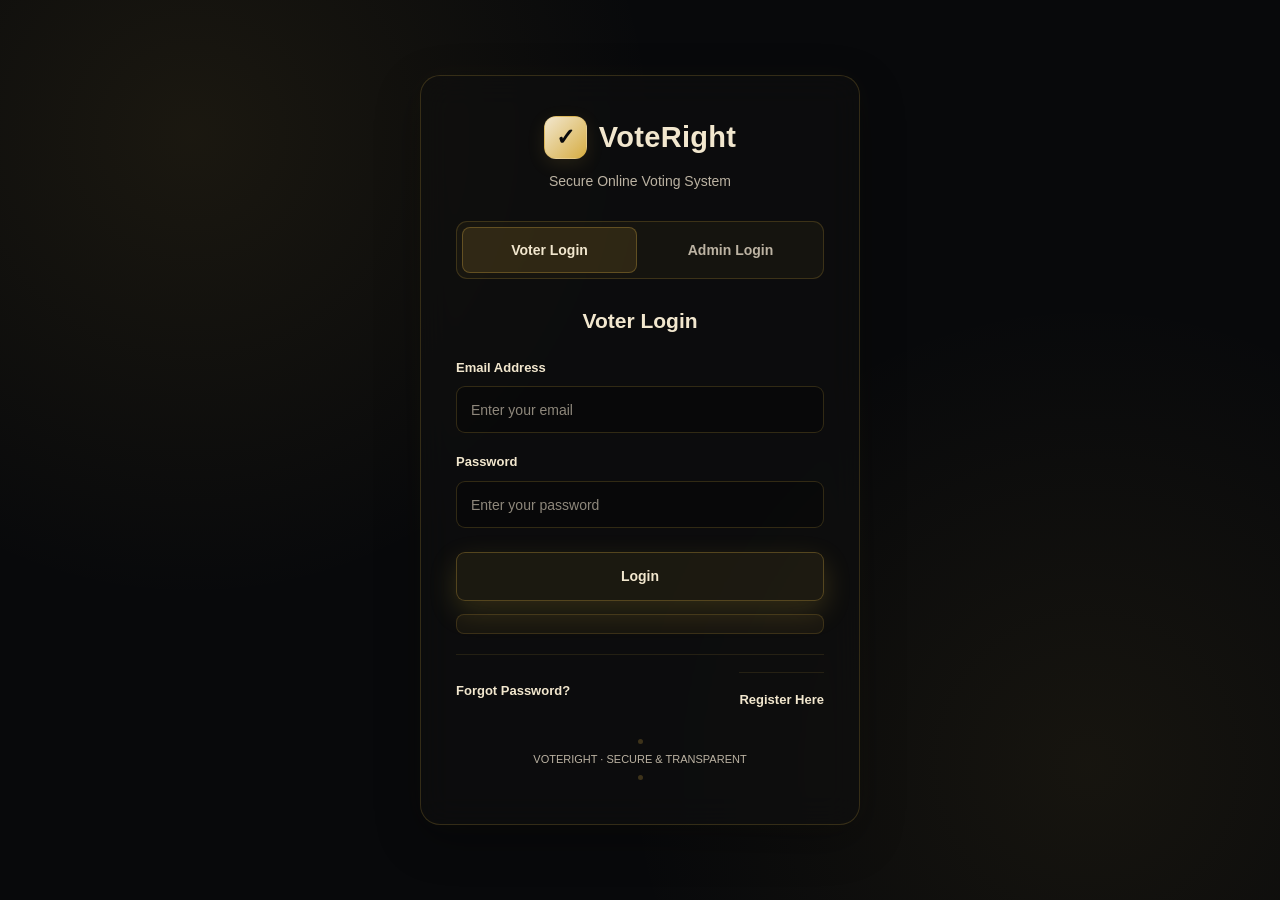
<file: admin/manage-voters.html>
<!DOCTYPE html>
<html lang="en">
<head>
    <meta charset="UTF-8">
    <meta name="viewport" content="width=device-width, initial-scale=1.0">
    <title>VoteRight - Manage Voters</title>
    <link rel="stylesheet" href="../css/style.css">

    <style>
.voter-summary {
    display: grid;
    grid-template-columns: repeat(4, minmax(0, 1fr));
    gap: 14px;
    margin: 18px 0;
}

.voter-summary-card {
    display: flex;
    align-items: center;
    gap: 12px;
    padding: 13px 16px;
    min-height: 78px;
    border: 1px solid rgba(197, 157, 86, 0.3);
    border-radius: 12px;
    background: rgba(255, 255, 255, 0.04);
    min-width: 0;
}

.voter-summary-icon {
    width: 38px;
    height: 38px;
    display: grid;
    place-items: center;
    flex-shrink: 0;
    border-radius: 10px;
    background: rgba(197, 157, 86, 0.13);
    color: #c9a45c;
    font-size: 19px;
}

.voter-summary-card small {
    display: block;
    font-size: 9px;
    letter-spacing: 0.8px;
    margin-bottom: 4px;
    opacity: 0.75;
}

.voter-summary-card strong {
    display: block;
    font-size: 21px;
    line-height: 1.2;
    color: #c9a45c;
}

        /* Status filters */
        .voter-filter-tabs {
            display: flex;
            flex-wrap: wrap;
            gap: 10px;
            margin: 22px 0;
        }

        .voter-filter-btn {
            border: 1px solid rgba(197, 157, 86, 0.4);
            background: transparent;
            color: inherit;
            padding: 10px 17px;
            border-radius: 8px;
            cursor: pointer;
            font: inherit;
            transition: 0.2s ease;
        }

        .voter-filter-btn:hover,
        .voter-filter-btn.active {
            background: #c9a45c;
            color: #17130c;
            border-color: #c9a45c;
        }

        .voter-filter-count {
            margin-left: 5px;
            font-weight: 700;
        }

        .voter-action-buttons {
            display: flex;
            flex-wrap: wrap;
            gap: 7px;
        }

        .voter-status-badge {
            display: inline-block;
            padding: 5px 10px;
            border-radius: 20px;
            font-size: 12px;
            font-weight: 600;
            white-space: nowrap;
        }

        .voter-status-badge.approved {
            background: rgba(34, 197, 94, 0.13);
            color: #22c55e;
        }

        .voter-status-badge.pending {
            background: rgba(234, 179, 8, 0.13);
            color: #eab308;
        }

        .voter-status-badge.rejected {
            background: rgba(239, 68, 68, 0.13);
            color: #ef4444;
        }

        .table-empty {
            text-align: center;
            padding: 25px !important;
            opacity: 0.7;
        }

        @media (max-width: 900px) {
            .voter-summary {
                grid-template-columns: repeat(2, minmax(0, 1fr));
            }
        }

        @media (max-width: 520px) {
            .voter-summary {
                grid-template-columns: 1fr;
            }

            .voter-filter-tabs {
                display: grid;
                grid-template-columns: repeat(2, minmax(0, 1fr));
            }

            .voter-filter-btn {
                padding: 10px 8px;
                font-size: 12px;
            }
        }
    </style>
</head>

<body>

    <aside class="topbar">
        <div class="brand">
            <div class="logo-icon">✓</div>
            <span>VoteRight Admin</span>
        </div>

        <nav>
            <a href="manage-voters.html" class="active">♙ &nbsp; Manage Voters</a>
            <a href="manage-elections.html">▣ &nbsp; Elections</a>
            <a href="candidates.html">♟ &nbsp; Candidates</a>
            <a href="manage-notices.html">▤ &nbsp; Notices</a>
            <a href="../results.html">▥ &nbsp; Results</a>
            <button type="button" onclick="logout()" class="logout-btn">↪ &nbsp; Logout</button>
        </nav>

        <div class="sidebar-bottom">SECURE ONLINE VOTING</div>
    </aside>


    <main class="dashboard-container">

        <header class="dashboard-top">
            <div class="mobile-menu-label">☰ &nbsp; VoteRight Admin</div>

            <label class="search-box">
                <span>⌕</span>
                <input type="search" id="voterSearch"
                       placeholder="Search voters...">
            </label>

            <div class="top-actions">
                <a href="../home.html" class="notification-button" title="Home">⌂</a>
                <div class="top-profile">
                    <span class="top-profile-icon">♙</span>
                    <span>Administrator</span>
                </div>
            </div>
        </header>


        <section class="welcome-section">
            <div class="welcome-content">
                <p class="small-text">VOTERIGHT • ADMINISTRATION</p>
                <h1>Manage Voters</h1>
                <p>Review registrations and manage voter accounts.</p>
                <span class="welcome-date">✦ &nbsp; VOTER VERIFICATION CENTRE</span>
            </div>

            <div class="welcome-decoration" aria-hidden="true">
                <div class="gold-orbit"></div>
                <div class="vote-illustration">
                    <span class="vote-check">✓</span>
                    <strong>ADMIN</strong>
                </div>
            </div>
        </section>


        <!-- VOTER STATUS SUMMARY -->

        <div class="voter-summary">

            <div class="voter-summary-card">
                <span class="voter-summary-icon">♙</span>
                <div>
                    <small>TOTAL VOTERS</small>
                    <strong id="totalVoters">—</strong>
                </div>
            </div>

            <div class="voter-summary-card">
                <span class="voter-summary-icon">✓</span>
                <div>
                    <small>APPROVED VOTERS</small>
                    <strong id="approvedVoters">—</strong>
                </div>
            </div>

            <div class="voter-summary-card">
                <span class="voter-summary-icon">◷</span>
                <div>
                    <small>PENDING VOTERS</small>
                    <strong id="pendingVoters">—</strong>
                </div>
            </div>

            <div class="voter-summary-card">
                <span class="voter-summary-icon">✕</span>
                <div>
                    <small>REJECTED VOTERS</small>
                    <strong id="rejectedVoters">—</strong>
                </div>
            </div>

        </div>


        <section class="dashboard-card voter-management-panel">

            <div class="section-heading">
                <div>
                    <p class="small-text">REGISTRATION MANAGEMENT</p>
                    <h2>♙ &nbsp; Registered Voters</h2>
                </div>

                <button type="button" class="btn-primary"
                        onclick="loadVoters()">
                    ↻ &nbsp; Refresh
                </button>
            </div>


            <!-- STATUS FILTERS -->

            <div class="voter-filter-tabs">

                <button type="button"
                        class="voter-filter-btn active"
                        data-filter="All"
                        onclick="filterVoters('All', this)">
                    All
                    <span class="voter-filter-count" id="allTabCount">0</span>
                </button>

                <button type="button"
                        class="voter-filter-btn"
                        data-filter="Approved"
                        onclick="filterVoters('Approved', this)">
                    Approved
                    <span class="voter-filter-count" id="approvedTabCount">0</span>
                </button>

                <button type="button"
                        class="voter-filter-btn"
                        data-filter="Pending"
                        onclick="filterVoters('Pending', this)">
                    Pending
                    <span class="voter-filter-count" id="pendingTabCount">0</span>
                </button>

                <button type="button"
                        class="voter-filter-btn"
                        data-filter="Rejected"
                        onclick="filterVoters('Rejected', this)">
                    Rejected
                    <span class="voter-filter-count" id="rejectedTabCount">0</span>
                </button>

            </div>


            <div id="message" class="message" aria-live="polite">
                Loading voters...
            </div>


            <div class="table-container voter-table-container">
                <table class="voter-table">
                    <thead>
                        <tr>
                            <th>Name</th>
                            <th>Email</th>
                            <th>Enrolment No.</th>
                            <th>Mobile</th>
                            <th>Department</th>
                            <th>Year</th>
                            <th>Status</th>
                            <th>Rejection Reason</th>
                            <th>Action</th>
                        </tr>
                    </thead>

                    <tbody id="votersTableBody"></tbody>
                </table>
            </div>

        </section>


        <footer class="dashboard-footer">
            © VoteRight — Secure Online Voting System
        </footer>

    </main>


    <script>

    // ==========================================
    // ADMIN AUTHENTICATION
    // ==========================================

    const token = localStorage.getItem("vr_token");
    const savedUser = localStorage.getItem("vr_user");

    try {
        const user = JSON.parse(savedUser || "null");

        if (!token || !user || user.role !== "admin") {
            window.location.href = "../index.html";
        }
    } catch (error) {
        window.location.href = "../index.html";
    }


    function logout() {
        localStorage.removeItem("vr_token");
        localStorage.removeItem("vr_user");
        window.location.href = "../index.html";
    }


    // ==========================================
    // GLOBAL VOTER DATA
    // ==========================================

    let allVoters = [];
    let currentFilter = "All";


    // ==========================================
    // SAFE HTML
    // ==========================================

    function escapeHTML(value) {
        const div = document.createElement("div");
        div.textContent = value == null ? "" : String(value);
        return div.innerHTML;
    }


    // ==========================================
    // NORMALIZE STATUS
    // ==========================================

    function normalizeStatus(status) {
        const value = String(status || "").trim().toLowerCase();

        if (value === "approved") return "Approved";
        if (value === "pending") return "Pending";
        if (value === "rejected") return "Rejected";

        return "Unknown";
    }


    // ==========================================
    // UPDATE SUMMARY COUNTS
    // ==========================================

    function updateVoterCounts() {

        const total = allVoters.length;

        const approved = allVoters.filter(
            voter => normalizeStatus(voter.status) === "Approved"
        ).length;

        const pending = allVoters.filter(
            voter => normalizeStatus(voter.status) === "Pending"
        ).length;

        const rejected = allVoters.filter(
            voter => normalizeStatus(voter.status) === "Rejected"
        ).length;


        document.getElementById("totalVoters").textContent = total;
        document.getElementById("approvedVoters").textContent = approved;
        document.getElementById("pendingVoters").textContent = pending;
        document.getElementById("rejectedVoters").textContent = rejected;

        document.getElementById("allTabCount").textContent = total;
        document.getElementById("approvedTabCount").textContent = approved;
        document.getElementById("pendingTabCount").textContent = pending;
        document.getElementById("rejectedTabCount").textContent = rejected;
    }


    // ==========================================
    // LOAD VOTERS
    // ==========================================

    async function loadVoters() {

        const message = document.getElementById("message");
        const tableBody = document.getElementById("votersTableBody");

        message.textContent = "Loading voters...";
        tableBody.replaceChildren();

        try {

            const response = await fetch("/api/voters/", {
                headers: {
                    "Authorization": "Bearer " + token
                }
            });

            const data = await response.json();

            if (response.status === 401 || response.status === 403) {
                alert("Admin session expired or access denied. Please log in again.");
                logout();
                return;
            }

            if (!response.ok) {
                throw new Error(data.message || "Could not load voters.");
            }

            allVoters = Array.isArray(data.voters) ? data.voters : [];

            updateVoterCounts();
            renderVoters();

        } catch (error) {

            console.error("Load voters error:", error);
            message.textContent = error.message || "Unable to load voters.";

        }
    }


    // ==========================================
    // FILTER VOTERS
    // ==========================================

    function filterVoters(filter, button) {

        currentFilter = filter;

        document.querySelectorAll(".voter-filter-btn").forEach(btn => {
            btn.classList.remove("active");
        });

        if (button) {
            button.classList.add("active");
        }

        renderVoters();
    }


    // ==========================================
    // RENDER VOTER TABLE
    // ==========================================

    function renderVoters() {

        const tableBody = document.getElementById("votersTableBody");
        const message = document.getElementById("message");
        const search = document.getElementById("voterSearch").value
            .trim()
            .toLowerCase();

        tableBody.replaceChildren();

        let filteredVoters = allVoters.filter(voter => {

            const matchesStatus =
                currentFilter === "All" ||
                normalizeStatus(voter.status) === currentFilter;

            const searchableText = [
                voter.name,
                voter.email,
                voter.enrolment_no,
                voter.mobile,
                voter.department,
                voter.year,
                voter.status,
                voter.rejection_reason
            ].join(" ").toLowerCase();

            return matchesStatus && searchableText.includes(search);
        });


        if (!filteredVoters.length) {

            const row = document.createElement("tr");

            row.innerHTML = `
                <td colspan="9" class="table-empty">
                    No ${currentFilter === "All" ? "" : currentFilter.toLowerCase() + " "}
                    voters found.
                </td>
            `;

            tableBody.appendChild(row);

            message.textContent = "No matching voters found.";
            return;
        }


        message.textContent =
            `${filteredVoters.length} ${currentFilter === "All" ? "" : currentFilter.toLowerCase() + " "}voter(s) found.`;


        filteredVoters.forEach(voter => {

            const row = document.createElement("tr");

            const voterId = Number(voter.id);
            const status = normalizeStatus(voter.status);

            let actions = "";


            if (status === "Pending") {

                actions = `
                    <button type="button" class="btn-primary"
                        onclick="changeStatus(${voterId}, 'Approved')">
                        Approve
                    </button>

                    <button type="button" class="btn-danger"
                        onclick="changeStatus(${voterId}, 'Rejected')">
                        Reject
                    </button>

                    <button type="button" class="btn-danger"
                        onclick="deleteVoter(${voterId})">
                        Delete
                    </button>`;

            } else if (status === "Approved") {

                actions = `
                    <button type="button" class="btn-danger"
                        onclick="changeStatus(${voterId}, 'Rejected')">
                        Reject
                    </button>

                    <button type="button" class="btn-danger"
                        onclick="deleteVoter(${voterId})">
                        Delete
                    </button>`;

            } else if (status === "Rejected") {

                actions = `
                    <button type="button" class="btn-primary"
                        onclick="changeStatus(${voterId}, 'Approved')">
                        Approve
                    </button>

                    <button type="button" class="btn-danger"
                        onclick="deleteVoter(${voterId})">
                        Delete
                    </button>`;

            } else {

                actions = `
                    <button type="button" class="btn-danger"
                        onclick="deleteVoter(${voterId})">
                        Delete
                    </button>`;
            }


            row.innerHTML = `
                <td>${escapeHTML(voter.name || "-")}</td>

                <td>${escapeHTML(voter.email || "-")}</td>

                <td>${escapeHTML(voter.enrolment_no || "-")}</td>

                <td>${escapeHTML(voter.mobile || "-")}</td>

                <td>${escapeHTML(voter.department || "-")}</td>

                <td>${escapeHTML(voter.year || "-")}</td>

                <td>
                    <span class="voter-status-badge ${status.toLowerCase()}">
                        ${escapeHTML(status)}
                    </span>
                </td>

                <td>${escapeHTML(voter.rejection_reason || "-")}</td>

                <td>
                    <div class="voter-action-buttons">
                        ${actions}
                    </div>
                </td>
            `;

            tableBody.appendChild(row);

        });
    }


    // ==========================================
    // CHANGE VOTER STATUS
    // ==========================================

    async function changeStatus(voterId, status) {

        let rejectionReason = null;

        if (status === "Rejected") {

            rejectionReason = prompt(
                "Enter the reason for rejecting this registration:"
            );

            if (rejectionReason === null) return;

            rejectionReason = rejectionReason.trim();

            if (!rejectionReason) {
                alert("Please enter a rejection reason.");
                return;
            }
        }

        const confirmation = status === "Rejected"
            ? `Reject this voter?\n\nReason: ${rejectionReason}`
            : `Approve this voter?`;

        if (!confirm(confirmation)) return;

        try {

            const response = await fetch(
                `/api/admin/voters/${voterId}/status`,
                {
                    method: "PUT",

                    headers: {
                        "Content-Type": "application/json",
                        "Authorization": "Bearer " + token
                    },

                    body: JSON.stringify({
                        status: status,
                        rejection_reason: rejectionReason
                    })
                }
            );

            const data = await response.json();

            if (!response.ok) {
                throw new Error(data.message || "Status update failed.");
            }

            alert(data.message || "Voter status updated.");

            await loadVoters();

        } catch (error) {

            console.error("Status update error:", error);
            alert(error.message || "Unable to update voter status.");

        }
    }


    // ==========================================
    // DELETE VOTER
    // ==========================================

    async function deleteVoter(voterId) {

        if (!confirm("Are you sure you want to delete this voter?")) return;

        try {

            const response = await fetch(
                `/api/admin/voters/${voterId}`,
                {
                    method: "DELETE",

                    headers: {
                        "Authorization": "Bearer " + token
                    }
                }
            );

            const data = await response.json();

            if (!response.ok) {
                throw new Error(data.message || "Could not delete voter.");
            }

            alert(data.message || "Voter deleted.");

            await loadVoters();

        } catch (error) {

            console.error("Delete voter error:", error);
            alert(error.message || "Could not delete voter.");

        }
    }


    // ==========================================
    // VOTER SEARCH
    // ==========================================

    document.getElementById("voterSearch").addEventListener(
        "input",
        renderVoters
    );


    // ==========================================
    // INITIAL LOAD
    // ==========================================

    loadVoters();

    </script>

</body>
</html>
</file>
<file: css/style.css>
/* =========================================================
   VOTERIGHT — PREMIUM BLACK & GOLD UI
   Dashboard stylesheet
========================================================= */

:root {
    --bg: #090909;
    --panel: #12110e;
    --panel-light: #1b1811;
    --gold: #d6ad43;
    --gold-light: #ffe49a;
    --gold-dark: #92701f;
    --text: #f7f1df;
    --muted: #aaa397;
    --border: rgba(214, 173, 67, .38);
    --green: #72d69a;
    --red: #e68b80;
}

* {
    margin: 0;
    padding: 0;
    box-sizing: border-box;
}

html {
    scroll-behavior: smooth;
}

body {
    min-height: 100vh;
    color: var(--text);
    background:
        radial-gradient(ellipse at 75% 8%, rgba(180, 130, 30, .12), transparent 35%),
        radial-gradient(ellipse at 10% 90%, rgba(180, 130, 30, .06), transparent 30%),
        var(--bg);
    font-family: Inter, "Segoe UI", Arial, sans-serif;
    font-size: 14px;
}

/* =========================================================
   LEFT SIDEBAR
========================================================= */

.topbar {
    position: fixed;
    inset: 12px auto 12px 12px;
    z-index: 1000;

    width: 208px;
    padding: 20px 12px;

    display: flex;
    flex-direction: column;

    background: rgba(12, 12, 11, .96);
    border: 1px solid var(--gold);
    border-radius: 21px;

    box-shadow: 0 15px 45px rgba(0, 0, 0, .55);
    backdrop-filter: blur(18px);
    -webkit-backdrop-filter: blur(18px);
}

.brand {
    display: flex;
    align-items: center;
    gap: 11px;

    padding: 6px 5px 22px;
    margin-bottom: 19px;

    color: var(--gold-light);
    font-size: 20px;
    font-weight: 850;

    border-bottom: 1px solid rgba(214, 173, 67, .24);
}

.logo-icon {
    width: 43px;
    height: 43px;
    flex-shrink: 0;

    display: grid;
    place-items: center;

    color: #111;
    font-size: 24px;
    font-weight: 900;

    background: linear-gradient(135deg, #fff0a9, #d6ad43, #a77b20);
    border-radius: 13px;
    box-shadow: 0 5px 22px rgba(214, 173, 67, .25);
}

.topbar nav {
    display: flex;
    flex-direction: column;
    gap: 8px;
}

.topbar nav a,
.topbar nav button {
    width: 100%;
    min-height: 42px;

    display: flex;
    align-items: center;
    gap: 11px;

    padding: 10px 12px;

    color: #c0b9aa;
    background: transparent;
    border: 1px solid transparent;
    border-radius: 10px;

    font-family: inherit;
    font-size: 12px;
    font-weight: 650;
    text-decoration: none;
    text-align: left;

    cursor: pointer;
    transition: .25s ease;
}

.topbar nav a span,
.topbar nav button span {
    width: 18px;
    text-align: center;
    font-size: 16px;
}

.topbar nav a:hover,
.topbar nav a.active {
    color: #17120a;
    background: linear-gradient(110deg, #f8e39b, #d6ad43);
    box-shadow: 0 5px 18px rgba(214, 173, 67, .16);
}

.topbar nav button:hover {
    color: white;
    background: rgba(170, 45, 35, .18);
    border-color: rgba(220, 80, 65, .25);
}

.logout-btn {
    margin-top: 13px;
    color: var(--red) !important;
}

.sidebar-bottom {
    margin-top: auto;
    padding: 15px 5px 3px;
    color: #766b53;
    font-size: 9px;
    letter-spacing: 1.2px;
    text-align: center;
}

/* =========================================================
   MAIN CONTENT
========================================================= */

.dashboard-container {
    width: calc(100% - 250px);
    max-width: 1550px;
    min-height: 100vh;

    margin-left: 232px;
    padding: 16px 24px 22px;

    display: flex;
    flex-direction: column;
    gap: 17px;
}

/* =========================================================
   TOP BAR
========================================================= */

.dashboard-top {
    min-height: 44px;

    display: flex;
    align-items: center;
    justify-content: space-between;
    gap: 15px;
}

.mobile-menu-label {
    display: none;
    color: var(--gold-light);
    font-weight: 800;
}

.search-box {
    width: min(390px, 60%);
    min-height: 40px;

    display: flex;
    align-items: center;
    gap: 10px;

    padding: 0 14px;

    color: var(--gold);
    background: rgba(18, 17, 14, .95);
    border: 1px solid var(--gold-dark);
    border-radius: 30px;

    box-shadow: inset 0 0 12px rgba(214, 173, 67, .05);
}

.search-box span {
    font-size: 19px;
}

.search-box input {
    width: 100%;
    color: white;
    background: transparent;
    border: 0;
    outline: 0;
    font-family: inherit;
    font-size: 12px;
}

.search-box input::placeholder {
    color: #8d8679;
}

.top-actions {
    display: flex;
    align-items: center;
    gap: 10px;
}

.notification-button {
    width: 39px;
    height: 39px;

    display: grid;
    place-items: center;

    color: var(--gold-light);
    background: var(--panel);
    border: 1px solid var(--gold-dark);
    border-radius: 50%;

    text-decoration: none;
    font-size: 18px;
}

.top-profile {
    min-height: 39px;
    padding: 5px 12px 5px 6px;

    display: flex;
    align-items: center;
    gap: 9px;

    color: var(--gold-light);
    background: var(--panel);
    border: 1px solid var(--gold-dark);
    border-radius: 25px;

    font-size: 12px;
    font-weight: 750;
}

.top-profile-icon {
    width: 29px;
    height: 29px;

    display: grid;
    place-items: center;

    color: #111;
    background: linear-gradient(135deg, #fff0a9, #c99b2e);
    border-radius: 50%;
    font-size: 17px;
}

/* =========================================================
   WELCOME BANNER
========================================================= */

.welcome-section {
    position: relative;
    isolation: isolate;
    overflow: hidden;

    min-height: 145px;
    padding: 22px 28px;

    display: flex;
    align-items: center;

    background:
        radial-gradient(ellipse at 76% 50%, rgba(218, 165, 48, .28), transparent 35%),
        linear-gradient(105deg, #17140e 0%, #2a2112 55%, #100e0a 100%);

    border: 1px solid var(--gold);
    border-radius: 16px;

    box-shadow: 0 12px 35px rgba(0, 0, 0, .38);
}

.welcome-section::before {
    content: "";
    position: absolute;
    z-index: -1;
    top: -100px;
    right: 20%;
    width: 330px;
    height: 300px;

    border: 25px solid rgba(214, 173, 67, .10);
    border-radius: 50%;
    transform: rotate(-25deg);
}

.welcome-content {
    position: relative;
    z-index: 2;
}

.small-text {
    color: #f1dfb0;
    font-size: 12px;
    font-weight: 750;
    letter-spacing: 1px;
}

.welcome-section h1 {
    margin: 2px 0 5px;
    color: var(--gold-light);
    font-size: clamp(27px, 3vw, 39px);
    font-weight: 900;
    line-height: 1.15;
}

.welcome-section p:last-of-type {
    color: #e0d4b9;
    font-size: 12px;
}

.welcome-date {
    display: inline-block;
    margin-top: 10px;
    padding: 5px 10px;

    color: #17120a;
    background: linear-gradient(120deg, #ffe99c, #c99b2e);
    border-radius: 20px;

    font-size: 10px;
    font-weight: 850;
}

.welcome-decoration {
    position: absolute;
    top: 0;
    right: 0;
    width: 42%;
    height: 100%;
    pointer-events: none;
}

.gold-orbit {
    position: absolute;
    top: -85px;
    right: 25px;

    width: 270px;
    height: 230px;

    border: 22px solid rgba(255, 224, 135, .14);
    border-radius: 50%;
    transform: rotate(-25deg);
}

.vote-illustration {
    position: absolute;
    right: 12%;
    bottom: 17px;

    width: 75px;
    height: 47px;

    display: flex;
    align-items: center;
    justify-content: center;

    color: #241a08;
    background: linear-gradient(135deg, #ffe9a0, #bc8b26);
    border: 1px solid #f7d779;
    border-radius: 5px 5px 10px 10px;

    font-size: 13px;
    font-weight: 900;
    box-shadow: 0 10px 25px rgba(0, 0, 0, .4);
}

.vote-check {
    position: absolute;
    top: -29px;
    right: 17px;

    color: var(--gold-light);
    font-size: 34px;
    transform: rotate(-15deg);
}

/* =========================================================
   SUMMARY CARDS
========================================================= */

.stats-grid {
    display: grid;
    grid-template-columns: repeat(4, minmax(0, 1fr));
    gap: 11px;
}

.stat-card {
    min-width: 0;
    min-height: 76px;
    padding: 12px;

    display: flex;
    align-items: center;
    gap: 12px;

    color: var(--text);
    background: linear-gradient(140deg, #211c11, #100f0c);
    border: 1px solid var(--gold-dark);
    border-radius: 13px;

    text-decoration: none;
    transition: .25s ease;
}

.stat-card:hover {
    transform: translateY(-3px);
    border-color: var(--gold-light);
    box-shadow: 0 8px 22px rgba(214, 173, 67, .12);
}

.stat-icon {
    width: 43px;
    height: 43px;
    flex-shrink: 0;

    display: grid;
    place-items: center;

    color: #151007;
    background: linear-gradient(135deg, #ffe99c, #c99b2e);
    border-radius: 11px;

    font-size: 21px;
    font-weight: 900;
}

.stat-info {
    min-width: 0;
    display: flex;
    flex-direction: column;
}

.stat-info span {
    color: var(--muted);
    font-size: 10px;
}

.stat-info strong {
    overflow: hidden;
    color: var(--gold-light);
    font-size: 14px;
    text-overflow: ellipsis;
}

.stat-info small {
    color: #b9a77b;
    font-size: 9px;
}

/* =========================================================
   MAIN TWO-COLUMN GRID
========================================================= */

.dashboard-main-grid {
    display: grid;
    grid-template-columns: 1.2fr .9fr;
    gap: 13px;
    align-items: stretch;
}

.dashboard-card {
    min-width: 0;
    padding: 15px;

    background: rgba(19, 18, 15, .94);
    border: 1px solid var(--border);
    border-radius: 15px;

    box-shadow: 0 10px 28px rgba(0, 0, 0, .24);
    backdrop-filter: blur(14px);
    -webkit-backdrop-filter: blur(14px);
}

.section-heading {
    display: flex;
    align-items: center;
    justify-content: space-between;
    gap: 10px;

    margin-bottom: 12px;
    padding-bottom: 10px;

    border-bottom: 1px solid rgba(214, 173, 67, .22);
}

.section-heading h2 {
    color: var(--gold-light);
    font-size: 15px;
    font-weight: 800;
}

.heading-icon {
    margin-right: 5px;
}

.view-all {
    color: var(--gold);
    font-size: 10px;
    font-weight: 750;
    text-decoration: none;
}

.view-all:hover {
    color: var(--gold-light);
}

/* =========================================================
   ELECTION LIST
========================================================= */

.dashboard-election-list {
    display: flex;
    flex-direction: column;
    gap: 9px;
}

.dashboard-election-card {
    padding: 13px;

    background: linear-gradient(120deg, #211c12, #14120e);
    border: 1px solid rgba(214, 173, 67, .25);
    border-radius: 11px;

    transition: .25s ease;
}

.dashboard-election-card:hover {
    border-color: var(--gold);
}

.dashboard-election-card h3 {
    margin-bottom: 4px;
    color: #f6e5b8;
    font-size: 13px;
}

.dashboard-election-card p {
    color: var(--muted);
    font-size: 11px;
}

.election-card-bottom {
    margin-top: 11px;

    display: flex;
    align-items: center;
    justify-content: space-between;
    gap: 8px;
}

.election-status {
    padding: 4px 9px;
    border-radius: 20px;
    font-size: 10px;
    font-weight: 750;
}

.election-status.active {
    color: #8be0a7;
    background: rgba(35, 139, 75, .18);
    border: 1px solid rgba(80, 190, 110, .3);
}

.election-status.stopped {
    color: #ef9c91;
    background: rgba(180, 55, 45, .13);
    border: 1px solid rgba(220, 90, 75, .25);
}

.election-vote-button {
    padding: 6px 11px;

    color: #17120a;
    background: linear-gradient(120deg, #ffe99c, #c99b2e);
    border-radius: 20px;

    font-size: 10px;
    font-weight: 850;
    text-decoration: none;
}

/* =========================================================
   QUICK ACTIONS
========================================================= */

.quick-actions {
    display: grid;
    grid-template-columns: repeat(2, minmax(0, 1fr));
    gap: 9px;
}

.action-card {
    min-width: 0;
    min-height: 105px;
    padding: 12px;

    display: flex;
    flex-direction: column;
    align-items: flex-start;
    justify-content: center;

    color: var(--text);
    background: linear-gradient(145deg, #211d14, #12110e);
    border: 1px solid rgba(214, 173, 67, .25);
    border-radius: 11px;

    text-decoration: none;
    transition: .25s ease;
}

.action-card:hover {
    transform: translateY(-3px);
    border-color: var(--gold);
    background: #282113;
}

.action-icon {
    width: 34px;
    height: 34px;
    margin-bottom: 7px;

    display: grid;
    place-items: center;

    color: #111;
    background: linear-gradient(135deg, #fff0a9, #c99b2e);
    border-radius: 9px;

    font-size: 17px;
}

.action-card h3 {
    margin-bottom: 3px;
    color: var(--gold-light);
    font-size: 11px;
}

.action-card p {
    color: var(--muted);
    font-size: 9px;
    line-height: 1.4;
}

/* =========================================================
   LOWER GRID
========================================================= */

.dashboard-lower-grid {
    display: grid;
    grid-template-columns: 1.2fr .9fr;
    gap: 13px;
}

.profile-grid {
    display: grid;
    grid-template-columns: repeat(3, minmax(0, 1fr));
    gap: 9px;
}

.profile-item {
    min-width: 0;
    padding: 11px;

    background: linear-gradient(145deg, #211d14, #13120f);
    border: 1px solid rgba(214, 173, 67, .22);
    border-radius: 10px;
}

.profile-item span {
    display: block;
    margin-bottom: 5px;
    color: var(--muted);
    font-size: 9px;
    font-weight: 700;
    text-transform: uppercase;
}

.profile-item strong {
    display: block;
    overflow-wrap: anywhere;
    color: #f6e4b5;
    font-size: 12px;
}

/* QUOTE PANEL */

.quote-panel {
    position: relative;
    overflow: hidden;

    min-height: 150px;

    display: flex;
    flex-direction: column;
    align-items: center;
    justify-content: center;

    text-align: center;

    background:
        radial-gradient(ellipse at 50% 120%, rgba(214, 173, 67, .22), transparent 65%),
        linear-gradient(145deg, #241c0e, #100e0a);
}

.quote-mark {
    color: var(--gold);
    font-family: Georgia, serif;
    font-size: 42px;
    line-height: .8;
}

.quote-panel blockquote {
    color: var(--gold-light);
    font-size: 16px;
    font-weight: 800;
    line-height: 1.5;
}

.quote-panel > span {
    margin-top: 8px;
    color: #bba36a;
    font-size: 10px;
}

.quote-decoration {
    margin-top: 13px;
    color: var(--gold);
    letter-spacing: 12px;
    opacity: .6;
}

/* =========================================================
   MESSAGE AND FOOTER
========================================================= */

.message {
    padding: 11px 13px;
    color: var(--gold-light);
    background: rgba(214, 173, 67, .07);
    border: 1px solid rgba(214, 173, 67, .20);
    border-radius: 9px;
    font-size: 12px;
}

.dashboard-footer {
    padding: 10px 5px;
    color: #817866;
    font-size: 10px;
    text-align: center;
}

/* =========================================================
   GENERAL BUTTONS
========================================================= */

.btn-primary {
    padding: 11px 19px;
    color: #111;
    background: linear-gradient(120deg, #ffe99c, #c99b2e);
    border: 0;
    border-radius: 9px;
    font-family: inherit;
    font-size: 12px;
    font-weight: 800;
    cursor: pointer;
}

/* =========================================================
   SCROLLBAR
========================================================= */

::-webkit-scrollbar {
    width: 7px;
}

::-webkit-scrollbar-track {
    background: #090909;
}

::-webkit-scrollbar-thumb {
    background: #80621e;
    border-radius: 10px;
}

/* =========================================================
   RESPONSIVE
========================================================= */

@media (max-width: 1100px) {
    .topbar {
        width: 185px;
    }

    .dashboard-container {
        width: calc(100% - 215px);
        margin-left: 205px;
        padding: 14px;
    }

    .dashboard-main-grid,
    .dashboard-lower-grid {
        grid-template-columns: 1fr;
    }
}

@media (max-width: 700px) {
    .topbar {
        position: relative;
        inset: auto;
        width: auto;
        margin: 9px;
        padding: 13px;
    }

    .brand {
        padding-bottom: 12px;
        margin-bottom: 12px;
    }

    .topbar nav {
        display: grid;
        grid-template-columns: repeat(2, minmax(0, 1fr));
    }

    .logout-btn {
        margin-top: 0;
    }

    .sidebar-bottom {
        display: none;
    }

    .dashboard-container {
        width: auto;
        margin: 0 10px;
        padding: 5px;
        gap: 12px;
    }

    .mobile-menu-label {
        display: block;
    }

    .dashboard-top {
        flex-wrap: wrap;
    }

    .search-box {
        width: 100%;
        order: 3;
    }

    .top-actions {
        margin-left: auto;
    }

    .welcome-section {
        min-height: 135px;
        padding: 18px;
    }

    .welcome-decoration {
        opacity: .55;
    }

    .stats-grid {
        grid-template-columns: repeat(2, minmax(0, 1fr));
    }

    .profile-grid {
        grid-template-columns: repeat(2, minmax(0, 1fr));
    }
}

@media (max-width: 420px) {
    .stats-grid {
        gap: 7px;
    }

    .stat-card {
        padding: 9px;
        gap: 7px;
    }

    .stat-icon {
        width: 34px;
        height: 34px;
        font-size: 17px;
    }

    .stat-info strong {
        font-size: 12px;
    }

    .quick-actions {
        grid-template-columns: repeat(2, minmax(0, 1fr));
    }

    .dashboard-card {
        padding: 12px;
    }

    .welcome-section h1 {
        font-size: 25px;
    }
}

/* =========================================================
   VOTERIGHT — ELECTIONS PAGE
   Compact Cards | Equal Alignment | Black & Gold
========================================================= */

/* PAGE HEADING */

.election-page-heading {
    margin: 0;
    padding: 2px 2px 10px;
    display: flex;
    align-items: center;
    justify-content: space-between;
    gap: 10px;
}

.election-page-heading h2 {
    color: var(--gold-light);
    font-size: 16px;
    font-weight: 800;
}

.election-page-note {
    color: var(--muted);
    font-size: 10px;
}


/* ELECTIONS GRID */

.elections-grid {
    display: grid;
    grid-template-columns: repeat(3, minmax(0, 1fr));
    gap: 12px;
    align-items: stretch;
}


/* ELECTION CARD */

.election-page-card {
    min-width: 0;
    min-height: 250px;
    padding: 12px;

    display: flex;
    flex-direction: column;

    background: linear-gradient(145deg, #211d14, #11100d);
    border: 1px solid var(--border);
    border-radius: 11px;

    box-shadow: 0 8px 18px rgba(0, 0, 0, .2);
    transition: .25s ease;
}

.election-page-card:hover {
    transform: translateY(-2px);
    border-color: var(--gold);
    box-shadow: 0 10px 22px rgba(214, 173, 67, .10);
}


/* CARD TOP */

.election-card-top {
    min-height: 35px;
    margin-bottom: 9px;

    display: flex;
    align-items: center;
    justify-content: space-between;
    gap: 8px;
}


/* ELECTION ICON */

.election-large-icon {
    width: 34px;
    height: 34px;
    flex-shrink: 0;

    display: grid;
    place-items: center;

    color: #17120a;
    background: linear-gradient(135deg, #ffe99c, #c99b2e);
    border-radius: 9px;
    font-size: 17px;
}


/* STATUS */

.status-active,
.status-stopped {
    display: inline-block;
    padding: 4px 8px;
    border-radius: 20px;
    font-size: 9px;
    font-weight: 800;
    white-space: nowrap;
}

.status-active {
    color: #8be0a7;
    background: rgba(35, 139, 75, .18);
    border: 1px solid rgba(80, 190, 110, .3);
}

.status-stopped {
    color: #ef9c91;
    background: rgba(180, 55, 45, .13);
    border: 1px solid rgba(220, 90, 75, .25);
}


/* CARD TITLE */

.election-page-card h3 {
    min-height: 19px;
    margin: 0 0 5px;

    color: var(--gold-light);
    font-size: 13px;
    font-weight: 800;
    line-height: 1.4;
    overflow-wrap: anywhere;
}


/* CARD DESCRIPTION */

.election-description {
    min-height: 44px;
    max-height: 44px;
    margin: 0;

    color: var(--muted);
    font-size: 10px;
    line-height: 1.45;

    overflow: hidden;
    overflow-wrap: anywhere;
}


/* START AND END DATE */

.election-dates {
    display: grid;
    grid-template-columns: repeat(2, minmax(0, 1fr));
    gap: 6px;
    margin: 10px 0;
}

.election-dates div {
    min-width: 0;
    min-height: 46px;
    padding: 7px;

    display: flex;
    flex-direction: column;
    justify-content: center;

    background: rgba(214, 173, 67, .06);
    border: 1px solid rgba(214, 173, 67, .18);
    border-radius: 7px;
}

.election-dates span {
    display: block;
    margin-bottom: 4px;

    color: var(--muted);
    font-size: 7px;
    font-weight: 800;
    letter-spacing: .5px;
}

.election-dates strong {
    color: #f5e5bd;
    font-size: 9px;
    overflow-wrap: anywhere;
}


/* CARD BUTTON AREA */

.election-card-action {
    min-height: 38px;
    margin-top: auto;
    padding-top: 8px;

    display: flex;
    align-items: center;
    justify-content: flex-end;

    border-top: 1px solid rgba(214, 173, 67, .17);
}

.election-card-action .btn-primary {
    padding: 7px 11px;
    border-radius: 7px;
    font-size: 10px;
}

.election-card-action .btn-primary:disabled {
    color: #aaa092;
    background: #39352b;
    cursor: not-allowed;
    opacity: .75;
}


/* MESSAGE */

#message {
    margin: 10px 0;
    color: var(--muted);
    font-size: 12px;
}


/* TABLET */

@media (max-width: 1050px) {
    .elections-grid {
        grid-template-columns: repeat(2, minmax(0, 1fr));
    }
}


/* MOBILE */

@media (max-width: 600px) {
    .elections-grid {
        grid-template-columns: 1fr;
        gap: 10px;
    }

    .election-page-card {
        min-height: 235px;
    }

    .election-page-note {
        display: none;
    }

    .election-page-heading h2 {
        font-size: 14px;
    }
}

/* =========================================================
   VOTERIGHT — MY VOTES PAGE
   Compact Layout | Black & Gold | Responsive
========================================================= */

/* SUMMARY */

.my-votes-summary {
    display: grid;
    grid-template-columns: repeat(2, minmax(0, 1fr));
    gap: 10px;
    margin-bottom: 14px;
}

.my-votes-summary .stat-card {
    min-height: 68px;
    padding: 10px 12px;
    gap: 10px;
}

.my-votes-summary .stat-icon {
    width: 38px;
    height: 38px;
    flex-shrink: 0;
    font-size: 18px;
}

.my-votes-summary .stat-info {
    gap: 2px;
}

.my-votes-summary .stat-info span {
    font-size: 9px;
}

.my-votes-summary .stat-info strong {
    font-size: 14px;
}

.my-votes-summary .stat-info small {
    font-size: 9px;
}


/* HISTORY PANEL */

.dashboard-card {
    padding: 14px;
}

.dashboard-card .section-heading {
    min-height: 35px;
    margin-bottom: 10px;
    padding-bottom: 9px;
}

.dashboard-card .section-heading h2 {
    font-size: 14px;
}

.dashboard-card .section-heading .btn-primary {
    padding: 7px 12px;
    font-size: 10px;
}


/* MESSAGE */

#message {
    margin: 8px 0 10px;
    padding: 9px 11px;
    color: var(--muted);
    background: rgba(214, 173, 67, .06);
    border: 1px solid rgba(214, 173, 67, .18);
    border-radius: 8px;
    font-size: 10px;
}


/* VOTE HISTORY GRID */

.my-votes-grid {
    display: grid;
    grid-template-columns: repeat(3, minmax(0, 1fr));
    gap: 10px;
    align-items: stretch;
    margin-top: 10px;
}


/* VOTE CARD */

.my-vote-card {
    min-width: 0;
    min-height: 175px;
    padding: 11px;

    display: flex;
    flex-direction: column;

    background: linear-gradient(145deg, #211d14, #11100d);
    border: 1px solid var(--border);
    border-radius: 10px;

    transition: .2s ease;
}

.my-vote-card:hover {
    transform: translateY(-2px);
    border-color: var(--gold);
}


/* CARD TOP */

.my-vote-card-top {
    min-height: 34px;
    margin-bottom: 9px;

    display: flex;
    align-items: center;
    justify-content: space-between;
    gap: 7px;
}


/* VOTE ICON */

.my-vote-icon {
    width: 34px;
    height: 34px;
    flex-shrink: 0;

    display: grid;
    place-items: center;

    color: #17120a;
    background: linear-gradient(135deg, #ffe99c, #c99b2e);
    border-radius: 9px;

    font-size: 18px;
    font-weight: 900;
}


/* RECORDED BADGE */

.vote-recorded-badge {
    padding: 4px 7px;
    color: #8be0a7;
    background: rgba(35, 139, 75, .15);
    border: 1px solid rgba(80, 190, 110, .3);
    border-radius: 20px;

    font-size: 8px;
    font-weight: 750;
    white-space: nowrap;
}


/* ELECTION NAME */

.my-vote-card h3 {
    min-height: 18px;
    margin: 0 0 8px;

    color: var(--gold-light);
    font-size: 12px;
    font-weight: 800;
    line-height: 1.4;
    overflow-wrap: anywhere;
}


/* VOTE DETAILS */

.my-vote-detail {
    min-width: 0;
    min-height: 43px;
    margin-top: 6px;
    padding: 7px 9px;

    display: flex;
    flex-direction: column;
    justify-content: center;
    gap: 4px;

    background: rgba(214, 173, 67, .06);
    border: 1px solid rgba(214, 173, 67, .18);
    border-radius: 7px;
}

.my-vote-detail span {
    color: var(--muted);
    font-size: 8px;
    font-weight: 800;
}

.my-vote-detail strong {
    color: #f5e5bd;
    font-size: 10px;
    overflow-wrap: anywhere;
}


/* EMPTY HISTORY */

.empty-votes {
    grid-column: 1 / -1;
    min-height: 170px;
    padding: 22px 14px;

    display: flex;
    flex-direction: column;
    align-items: center;
    justify-content: center;
    gap: 8px;

    text-align: center;
    background: linear-gradient(145deg, #211d14, #11100d);
    border: 1px dashed var(--gold-dark);
    border-radius: 10px;
}

.empty-votes-icon {
    font-size: 28px;
}

.empty-votes h3 {
    color: var(--gold-light);
    font-size: 15px;
}

.empty-votes p {
    max-width: 350px;
    color: var(--muted);
    font-size: 10px;
    line-height: 1.5;
}

.empty-votes .btn-primary {
    display: inline-block;
    margin-top: 5px;
    padding: 8px 12px;
    font-size: 10px;
    text-decoration: none;
}


/* TABLET */

@media (max-width: 1050px) {
    .my-votes-grid {
        grid-template-columns: repeat(2, minmax(0, 1fr));
    }
}


/* MOBILE */

@media (max-width: 600px) {
    .my-votes-summary {
        grid-template-columns: 1fr;
    }

    .my-votes-grid {
        grid-template-columns: 1fr;
    }

    .dashboard-card {
        padding: 10px;
    }
}

/* =========================================================
   VOTERIGHT — RESULTS PAGE
========================================================= */

.results-selector {
    padding: 14px;
    margin-bottom: 12px;
}

.results-select-row {
    max-width: 520px;
}

.results-selector .form-group {
    margin: 0;
}

.results-selector select {
    width: 100%;
    min-height: 38px;
    padding: 9px 12px;
    color: var(--gold-light);
    background: #17140e;
    border: 1px solid var(--border);
    border-radius: 8px;
    font-size: 11px;
}

.results-panel {
    padding: 14px;
}

.results-panel[hidden] {
    display: none !important;
}

.results-panel .section-heading {
    min-height: 40px;
    margin-bottom: 12px;
    padding-bottom: 9px;
}

.results-panel .section-heading h2 {
    color: var(--gold-light);
    font-size: 15px;
}

.results-grid {
    display: grid;
    grid-template-columns: repeat(3, minmax(0, 1fr));
    gap: 10px;
    align-items: stretch;
}

.result-card {
    min-width: 0;
    min-height: 170px;
    padding: 12px;

    display: flex;
    flex-direction: column;

    background: linear-gradient(145deg, #211d14, #11100d);
    border: 1px solid var(--border);
    border-radius: 10px;

    transition: .2s ease;
}

.result-card:hover {
    transform: translateY(-2px);
    border-color: var(--gold);
}

.result-card-top {
    display: flex;
    align-items: center;
    justify-content: space-between;
    gap: 8px;
    margin-bottom: 10px;
}

.result-icon {
    width: 34px;
    height: 34px;

    display: grid;
    place-items: center;

    color: #17120a;
    background: linear-gradient(135deg, #ffe99c, #c99b2e);
    border-radius: 9px;
    font-size: 17px;
}

.result-rank {
    padding: 4px 7px;
    color: var(--gold-light);
    background: rgba(214, 173, 67, .09);
    border: 1px solid rgba(214, 173, 67, .25);
    border-radius: 20px;
    font-size: 8px;
    font-weight: 800;
}

.result-card h3 {
    margin-bottom: 4px;
    color: var(--gold-light);
    font-size: 13px;
    overflow-wrap: anywhere;
}

.result-position {
    min-height: 24px;
    color: var(--muted);
    font-size: 10px;
}

.result-number-row {
    display: grid;
    grid-template-columns: 1fr 1fr;
    gap: 7px;
    margin-top: auto;
    padding-top: 10px;
}

.result-number-row div {
    min-width: 0;
    padding: 7px;
    display: flex;
    flex-direction: column;
    gap: 4px;

    background: rgba(214, 173, 67, .06);
    border: 1px solid rgba(214, 173, 67, .18);
    border-radius: 7px;
}

.result-number-row span {
    color: var(--muted);
    font-size: 7px;
    font-weight: 800;
}

.result-number-row strong {
    color: var(--gold-light);
    font-size: 13px;
}

.result-progress {
    height: 7px;
    margin-top: 9px;
    overflow: hidden;
    background: #373024;
    border-radius: 20px;
}

.result-progress-fill {
    height: 100%;
    background: linear-gradient(90deg, #c99b2e, #ffe99c);
    border-radius: 20px;
    transition: width .3s ease;
}

@media (max-width: 1050px) {
    .results-grid {
        grid-template-columns: repeat(2, minmax(0, 1fr));
    }
}

@media (max-width: 600px) {
    .results-grid {
        grid-template-columns: 1fr;
    }

    .results-selector,
    .results-panel {
        padding: 10px;
    }
}

/* =========================================================
   VOTERIGHT — CHECK STATUS PAGE
========================================================= */

.status-page {
    min-height: 100vh;
    color: #f5e5bd;
    background:
        radial-gradient(ellipse at 50% 0%, rgba(139, 103, 29, .18), transparent 55%),
        #090909;
    font-family: 'Inter', sans-serif;
}


/* NAVIGATION */

.status-nav {
    min-height: 70px;
    padding: 12px 5%;
    display: flex;
    align-items: center;
    justify-content: space-between;
    flex-wrap: wrap;
    gap: 15px;

    background: rgba(12, 12, 10, .96);
    border-bottom: 1px solid var(--border);
}

.status-brand {
    display: flex;
    align-items: center;
    gap: 10px;

    color: var(--gold-light);
    font-size: 21px;
    font-weight: 900;
    text-decoration: none;
}

.status-brand-icon {
    width: 38px;
    height: 38px;
    display: grid;
    place-items: center;

    color: #17120a;
    background: linear-gradient(135deg, #ffe99c, #c99b2e);
    border-radius: 10px;
    font-size: 22px;
}

.status-nav-links {
    display: flex;
    align-items: center;
    flex-wrap: wrap;
    gap: 22px;
}

.status-nav-links a {
    color: var(--muted);
    font-size: 11px;
    font-weight: 650;
    text-decoration: none;
    transition: .2s ease;
}

.status-nav-links a:hover,
.status-nav-links a.active {
    color: var(--gold-light);
}

.status-nav-links .status-login-link {
    padding: 9px 17px;
    color: #17120a;
    background: linear-gradient(135deg, #ffe99c, #c99b2e);
    border-radius: 7px;
}


/* PAGE WRAPPER */

.status-wrapper {
    width: min(92%, 490px);
    margin: 48px auto 20px;
}


/* MAIN CARD */

.status-card {
    padding: 27px;
    background: linear-gradient(145deg, #211d14, #11100d);
    border: 1px solid var(--border);
    border-radius: 15px;
    box-shadow: 0 18px 45px rgba(0, 0, 0, .4);
}


/* BRAND MARK */

.status-brand-mark {
    width: 43px;
    height: 43px;
    margin-bottom: 18px;

    display: grid;
    place-items: center;

    color: #17120a;
    background: linear-gradient(135deg, #ffe99c, #c99b2e);
    border-radius: 11px;
    font-size: 25px;
    font-weight: 900;
}


/* HEADING */

.status-eyebrow {
    color: var(--gold);
    font-size: 9px;
    font-weight: 850;
    letter-spacing: 1.5px;
}

.status-card h1 {
    margin: 9px 0;
    color: var(--gold-light);
    font-size: 27px;
    font-weight: 900;
}

.status-description {
    margin: 0 0 22px;
    color: var(--muted);
    font-size: 11px;
    line-height: 1.7;
}


/* FORM */

.status-field {
    margin-bottom: 15px;
}

.status-field label {
    display: block;
    margin-bottom: 7px;
    color: #e8dfce;
    font-size: 10px;
    font-weight: 750;
}

.status-field input {
    box-sizing: border-box;
    width: 100%;
    min-height: 42px;
    padding: 11px 12px;

    color: #f5e5bd;
    background: #100f0c;
    border: 1px solid rgba(214, 173, 67, .28);
    border-radius: 8px;
    outline: none;

    font-family: inherit;
    font-size: 11px;
    transition: .2s ease;
}

.status-field input::placeholder {
    color: #817969;
}

.status-field input:focus {
    border-color: var(--gold);
    box-shadow: 0 0 0 3px rgba(214, 173, 67, .09);
}


/* SUBMIT BUTTON */

.status-button {
    width: 100%;
    min-height: 42px;
    margin-top: 5px;
    padding: 10px 14px;

    color: #17120a;
    background: linear-gradient(135deg, #ffe99c, #c99b2e);
    border: 0;
    border-radius: 8px;

    font-family: inherit;
    font-size: 11px;
    font-weight: 850;
    cursor: pointer;
    transition: .2s ease;
}

.status-button:hover {
    filter: brightness(1.08);
    transform: translateY(-1px);
}

.status-button:disabled {
    opacity: .6;
    cursor: wait;
    transform: none;
}


/* STATUS MESSAGES */

#statusMessage {
    margin-top: 14px;
    overflow-wrap: anywhere;
}

.status-error {
    padding: 10px 12px;
    color: #ffaaa0;
    background: rgba(180, 55, 45, .12);
    border: 1px solid rgba(220, 90, 75, .25);
    border-radius: 8px;
    font-size: 10px;
    line-height: 1.6;
}

.status-success {
    color: #f5e5bd;
}


/* RESULT CARD */

.status-result-card {
    margin-top: 8px;
    padding: 16px;

    text-align: center;
    background: #15130e;
    border: 1px solid var(--border);
    border-radius: 10px;
}

.status-result-icon {
    width: 36px;
    height: 36px;
    margin: 0 auto 10px;

    display: grid;
    place-items: center;

    color: #17120a;
    background: linear-gradient(135deg, #ffe99c, #c99b2e);
    border-radius: 50%;
    font-size: 19px;
    font-weight: 900;
}

.status-result-card h2 {
    margin: 0 0 12px;
    color: var(--gold-light);
    font-size: 16px;
}

.status-result-label {
    margin: 0 0 8px;
    color: var(--muted);
    font-size: 8px;
    font-weight: 850;
    letter-spacing: 1px;
}


/* STATUS BADGES */

.status-badge {
    display: inline-block;
    padding: 6px 12px;
    border-radius: 20px;
    font-size: 10px;
    font-weight: 850;
}

.status-badge.pending {
    color: #f3d58d;
    background: #493b1b;
}

.status-badge.approved {
    color: #9be5b8;
    background: #183d2b;
}

.status-badge.rejected {
    color: #ffb2b2;
    background: #4a2020;
}

.status-explanation {
    margin: 12px 0 0;
    color: var(--muted);
    font-size: 10px;
    line-height: 1.6;
}


/* REJECTION REASON */

.reason-box {
    margin-top: 13px;
    padding: 11px;
    text-align: left;

    border-left: 3px solid var(--gold);
    background: #211d15;
    color: #eee2c9;

    font-size: 10px;
    line-height: 1.6;
}

.reason-box p {
    margin: 5px 0 0;
}


/* SECURITY NOTE */

.status-security-note {
    margin-top: 17px;
    display: flex;
    align-items: center;
    justify-content: center;
    gap: 7px;

    color: var(--muted);
    font-size: 9px;
}


/* FOOTER */

.status-footer {
    margin: 22px 0;
    color: #817969;
    font-size: 10px;
    text-align: center;
}


/* MOBILE */

@media (max-width: 600px) {
    .status-nav {
        padding: 12px 4%;
    }

    .status-nav-links {
        gap: 12px;
    }

    .status-nav-links a {
        font-size: 9px;
    }

    .status-wrapper {
        width: 92%;
        margin-top: 25px;
    }

    .status-card {
        padding: 19px;
    }

    .status-card h1 {
        font-size: 23px;
    }
}

/* =========================================================
   VOTERIGHT — MANAGE VOTERS
========================================================= */

.voter-summary {
    display: grid;
    grid-template-columns: repeat(2, minmax(0, 1fr));
    gap: 10px;
    margin-bottom: 12px;
}

.voter-summary-card {
    min-height: 65px;
    padding: 10px 13px;

    display: flex;
    align-items: center;
    gap: 11px;

    background: linear-gradient(145deg, #211d14, #11100d);
    border: 1px solid var(--border);
    border-radius: 10px;
}

.voter-summary-icon {
    width: 36px;
    height: 36px;
    flex-shrink: 0;

    display: grid;
    place-items: center;

    color: #17120a;
    background: linear-gradient(135deg, #ffe99c, #c99b2e);
    border-radius: 9px;
    font-size: 18px;
}

.voter-summary-card div {
    display: flex;
    flex-direction: column;
    gap: 4px;
}

.voter-summary-card small {
    color: var(--muted);
    font-size: 8px;
    font-weight: 800;
}

.voter-summary-card strong {
    color: var(--gold-light);
    font-size: 13px;
}


.voter-management-panel {
    padding: 14px;
}

.voter-management-panel .section-heading {
    min-height: 40px;
    margin-bottom: 10px;
    padding-bottom: 9px;
}

.voter-management-panel .section-heading h2 {
    color: var(--gold-light);
    font-size: 15px;
}

.voter-table-container {
    width: 100%;
    overflow-x: auto;
    border: 1px solid var(--border);
    border-radius: 9px;
}

.voter-table {
    width: 100%;
    min-width: 850px;
    border-collapse: collapse;
    text-align: left;
}

.voter-table th {
    padding: 11px 10px;
    color: var(--gold-light);
    background: #211c12;
    border-bottom: 1px solid var(--border);
    font-size: 9px;
    font-weight: 850;
    white-space: nowrap;
}

.voter-table td {
    padding: 10px;
    color: #e8dfce;
    border-bottom: 1px solid rgba(214, 173, 67, .12);
    font-size: 10px;
    vertical-align: middle;
}

.voter-table tbody tr {
    background: rgba(255, 255, 255, .01);
    transition: background .2s ease;
}

.voter-table tbody tr:hover {
    background: rgba(214, 173, 67, .06);
}

.voter-table tbody tr:last-child td {
    border-bottom: 0;
}

.table-empty {
    padding: 25px !important;
    color: var(--muted) !important;
    text-align: center;
}

.voter-status-badge {
    display: inline-block;
    padding: 5px 8px;
    border-radius: 20px;
    font-size: 8px;
    font-weight: 850;
    white-space: nowrap;
}

.voter-status-badge.pending {
    color: #f3d58d;
    background: rgba(214, 173, 67, .13);
    border: 1px solid rgba(214, 173, 67, .3);
}

.voter-status-badge.approved {
    color: #91e4aa;
    background: rgba(35, 139, 75, .14);
    border: 1px solid rgba(80, 190, 110, .3);
}

.voter-status-badge.rejected {
    color: #ffaaa0;
    background: rgba(180, 55, 45, .14);
    border: 1px solid rgba(220, 90, 75, .3);
}

.voter-action-buttons {
    display: flex;
    flex-wrap: wrap;
    gap: 5px;
}

.voter-action-buttons button {
    padding: 6px 9px;
    border-radius: 6px;
    font-size: 8px;
    font-weight: 800;
    cursor: pointer;
}

.voter-action-buttons .btn-primary {
    color: #17120a;
    background: linear-gradient(135deg, #ffe99c, #c99b2e);
    border: 0;
}

.voter-action-buttons .btn-danger {
    color: #ffaaa0;
    background: rgba(180, 55, 45, .12);
    border: 1px solid rgba(220, 90, 75, .3);
}

.voter-action-buttons button:hover {
    filter: brightness(1.15);
}

@media (max-width: 650px) {
    .voter-summary {
        grid-template-columns: 1fr;
    }

    .voter-management-panel {
        padding: 10px;
    }
}

/* =========================================================
   VOTERIGHT — ADMIN MANAGE ELECTIONS
========================================================= */

.election-management-panel {
    padding: 14px;
}

.election-management-panel .section-heading {
    min-height: 42px;
    margin-bottom: 10px;
    padding-bottom: 9px;
}

.election-management-panel .section-heading h2 {
    color: var(--gold-light);
    font-size: 15px;
}

.election-toolbar {
    display: flex;
    align-items: center;
    flex-wrap: wrap;
    gap: 7px;
}

.election-toolbar button {
    padding: 8px 12px;
    border-radius: 7px;
    font-size: 10px;
    font-weight: 800;
    cursor: pointer;
}

.election-refresh {
    color: var(--gold-light);
    background: #211c12;
    border: 1px solid var(--border);
}


/* ELECTION GRID */

.admin-elections-grid {
    display: grid;
    grid-template-columns: repeat(3, minmax(0, 1fr));
    gap: 10px;
    align-items: stretch;
    margin-top: 10px;
}


/* ELECTION CARD */

.admin-election-card {
    min-width: 0;
    min-height: 205px;
    padding: 12px;

    display: flex;
    flex-direction: column;

    background: linear-gradient(145deg, #211d14, #11100d);
    border: 1px solid var(--border);
    border-radius: 10px;

    transition: .2s ease;
}

.admin-election-card:hover {
    transform: translateY(-2px);
    border-color: var(--gold);
}

.admin-election-card-top {
    display: flex;
    align-items: center;
    justify-content: space-between;
    gap: 8px;
    margin-bottom: 9px;
}

.admin-election-icon {
    width: 34px;
    height: 34px;
    flex-shrink: 0;

    display: grid;
    place-items: center;

    background: linear-gradient(135deg, #ffe99c, #c99b2e);
    border-radius: 9px;
    font-size: 17px;
}

.admin-election-status {
    padding: 4px 8px;
    border-radius: 20px;
    font-size: 8px;
    font-weight: 850;
    white-space: nowrap;
}

.admin-election-status.active {
    color: #91e4aa;
    background: rgba(35, 139, 75, .14);
    border: 1px solid rgba(80, 190, 110, .3);
}

.admin-election-status.stopped {
    color: #ffaaa0;
    background: rgba(180, 55, 45, .14);
    border: 1px solid rgba(220, 90, 75, .3);
}

.admin-election-card h3 {
    margin: 0 0 5px;
    color: var(--gold-light);
    font-size: 12px;
    line-height: 1.4;
    overflow-wrap: anywhere;
}

.admin-election-description {
    min-height: 30px;
    margin: 0 0 9px;
    color: var(--muted);
    font-size: 9px;
    line-height: 1.5;
    overflow-wrap: anywhere;

    display: -webkit-box;
    -webkit-line-clamp: 3;
    -webkit-box-orient: vertical;
    overflow: hidden;
}


/* DATES */

.admin-election-dates {
    display: grid;
    grid-template-columns: repeat(2, minmax(0, 1fr));
    gap: 6px;
    margin-top: auto;
}

.admin-election-dates div {
    min-width: 0;
    padding: 7px;

    display: flex;
    flex-direction: column;
    gap: 5px;

    background: rgba(214, 173, 67, .06);
    border: 1px solid rgba(214, 173, 67, .18);
    border-radius: 7px;
}

.admin-election-dates span {
    color: var(--muted);
    font-size: 7px;
    font-weight: 850;
}

.admin-election-dates strong {
    color: #f5e5bd;
    font-size: 9px;
    overflow-wrap: anywhere;
}

.admin-election-status-line {
    margin-top: 8px;
    padding-bottom: 8px;
    border-bottom: 1px solid rgba(214, 173, 67, .15);
    font-size: 9px;
    font-weight: 750;
}

.admin-election-status-line.status-active {
    color: #91e4aa;
}

.admin-election-status-line.status-stopped {
    color: #ffaaa0;
}


/* CARD ACTIONS */

.admin-election-actions {
    display: flex;
    flex-wrap: wrap;
    gap: 5px;
    margin-top: 8px;
}

.admin-election-actions button {
    min-height: 27px;
    padding: 6px 8px;
    border-radius: 6px;
    font-family: inherit;
    font-size: 8px;
    font-weight: 800;
    cursor: pointer;
    transition: .2s ease;
}

.election-action-secondary {
    color: var(--gold-light);
    background: rgba(214, 173, 67, .08);
    border: 1px solid var(--border);
}

.election-action-stop {
    color: #ffaaa0;
    background: rgba(180, 55, 45, .12);
    border: 1px solid rgba(220, 90, 75, .3);
}

.election-action-reopen {
    color: #17120a;
    background: linear-gradient(135deg, #ffe99c, #c99b2e);
    border: 0;
}

.admin-election-actions button:hover {
    filter: brightness(1.12);
}


/* CREATE MODAL */

.election-modal {
    display: none;
    position: fixed;
    inset: 0;
    z-index: 1000;

    align-items: center;
    justify-content: center;

    padding: 15px;
    background: rgba(0, 0, 0, .78);
    backdrop-filter: blur(6px);
}

.election-modal-content {
    width: min(100%, 480px);
    max-height: 90vh;
    overflow-y: auto;
    padding: 20px;

    background: linear-gradient(145deg, #211d14, #11100d);
    border: 1px solid var(--gold);
    border-radius: 13px;
    box-shadow: 0 20px 60px rgba(0, 0, 0, .6);
}

.election-modal-content .section-heading {
    margin-bottom: 15px;
    padding-bottom: 10px;
    border-bottom: 1px solid var(--border);
}

.election-modal-content .section-heading h2 {
    color: var(--gold-light);
    font-size: 17px;
}

.modal-close {
    width: 30px;
    height: 30px;
    color: var(--gold-light);
    background: #211c12;
    border: 1px solid var(--border);
    border-radius: 7px;
    cursor: pointer;
}

.election-modal-content .form-group {
    margin-bottom: 13px;
}

.election-modal-content .form-group label {
    display: block;
    margin-bottom: 6px;
    color: #e8dfce;
    font-size: 10px;
    font-weight: 750;
}

.election-modal-content input,
.election-modal-content textarea {
    box-sizing: border-box;
    width: 100%;
    padding: 10px 11px;

    color: var(--gold-light);
    background: #100f0c;
    border: 1px solid var(--border);
    border-radius: 7px;
    outline: none;

    font-family: inherit;
    font-size: 10px;
}

.election-modal-content input:focus,
.election-modal-content textarea:focus {
    border-color: var(--gold);
    box-shadow: 0 0 0 3px rgba(214, 173, 67, .08);
}

.election-modal-content textarea {
    resize: vertical;
}

.election-date-fields {
    display: grid;
    grid-template-columns: repeat(2, minmax(0, 1fr));
    gap: 10px;
}

.modal-actions {
    display: flex;
    justify-content: flex-end;
    gap: 8px;
    margin-top: 14px;
}

.modal-actions button {
    min-height: 34px;
    padding: 8px 12px;
    border-radius: 7px;
    font-size: 10px;
    font-weight: 800;
    cursor: pointer;
}

.election-cancel {
    color: var(--gold-light);
    background: #211c12;
    border: 1px solid var(--border);
}

#electionsContainer:empty {
    margin-top: 0;
}


/* RESPONSIVE */

@media (max-width: 1050px) {
    .admin-elections-grid {
        grid-template-columns: repeat(2, minmax(0, 1fr));
    }
}

@media (max-width: 600px) {
    .admin-elections-grid {
        grid-template-columns: 1fr;
    }

    .election-management-panel {
        padding: 10px;
    }

    .election-management-panel .section-heading {
        align-items: flex-start;
        flex-direction: column;
        gap: 10px;
    }

    .election-date-fields {
        grid-template-columns: 1fr;
    }

    .election-modal-content {
        padding: 15px;
    }
}



/* =========================================================
   VOTERIGHT — CANDIDATE MANAGEMENT
   Black & Gold Theme
========================================================= */


/* =========================================================
   PAGE
========================================================= */

.candidates-page {
    min-height: 100vh;
}


/* =========================================================
   TOP HEADER
========================================================= */

.candidates-page-label {
    color: var(--gold-light);
    font-size: 13px;
    font-weight: 800;
    letter-spacing: .5px;
}


/* =========================================================
   CANDIDATE PANELS
========================================================= */

.candidates-page .candidate-panel {
    width: 100%;
    box-sizing: border-box;
    padding: 18px;
    margin-bottom: 18px;

    background: linear-gradient(145deg, #211d14, #11100d);
    border: 1px solid var(--border);
    border-radius: 12px;
}


/* =========================================================
   SECTION HEADING
========================================================= */

.candidates-page .candidate-section-heading {
    display: flex;
    align-items: center;
    justify-content: space-between;
    gap: 12px;

    margin-bottom: 18px;
    padding-bottom: 13px;

    border-bottom: 1px solid rgba(214, 173, 67, .2);
}

.candidates-page .candidate-section-heading h2 {
    margin: 4px 0;
    color: var(--gold-light);
    font-size: 17px;
    font-weight: 800;
}

.candidates-page .candidate-section-heading p:not(.small-text) {
    margin: 4px 0 0;
    color: var(--muted);
    font-size: 11px;
    line-height: 1.5;
}

.candidates-page .candidate-eyebrow {
    color: var(--gold);
    font-size: 9px;
    font-weight: 850;
    letter-spacing: 1px;
}

.candidates-page .candidate-heading-icon {
    width: 40px;
    height: 40px;
    flex-shrink: 0;

    display: grid;
    place-items: center;

    color: #21190b;
    background: linear-gradient(135deg, #ffe99c, #c99b2e);
    border-radius: 10px;

    font-size: 19px;
    font-weight: 900;
}


/* =========================================================
   FORM GROUP
========================================================= */

.candidates-page .candidate-form-group {
    display: flex;
    flex-direction: column;
    gap: 8px;

    min-width: 0;
}

.candidates-page .candidate-form-group label {
    color: #e8dfce;
    font-size: 11px;
    font-weight: 750;
}

.candidates-page .candidate-form-group input,
.candidates-page .candidate-form-group select {
    box-sizing: border-box;
    width: 100%;
    min-height: 42px;
    padding: 10px 12px;

    color: var(--gold-light);
    background: #100f0c;
    border: 1px solid var(--border);
    border-radius: 8px;

    outline: none;
    font-family: inherit;
    font-size: 12px;

    transition: .2s ease;
}

.candidates-page .candidate-form-group input::placeholder {
    color: #817969;
}

.candidates-page .candidate-form-group select {
    cursor: pointer;
}

.candidates-page .candidate-form-group select option {
    color: var(--gold-light);
    background: #15130e;
}

.candidates-page .candidate-form-group input:focus,
.candidates-page .candidate-form-group select:focus {
    border-color: var(--gold);
    box-shadow: 0 0 0 3px rgba(214, 173, 67, .08);
}


/* =========================================================
   ADD CANDIDATE FORM
========================================================= */

.candidates-page .candidate-form-grid {
    display: grid;
    grid-template-columns: repeat(2, minmax(0, 1fr));
    gap: 15px;
}

.candidates-page .candidate-primary-btn {
    min-height: 40px;
    margin-top: 15px;
    padding: 10px 17px;

    display: inline-flex;
    align-items: center;
    justify-content: center;
    gap: 8px;

    color: #17120a;
    background: linear-gradient(135deg, #ffe99c, #c99b2e);
    border: 0;
    border-radius: 8px;

    font-family: inherit;
    font-size: 11px;
    font-weight: 850;

    cursor: pointer;
    transition: .2s ease;
}

.candidates-page .candidate-primary-btn:hover {
    filter: brightness(1.1);
    transform: translateY(-1px);
}

.candidates-page .candidate-primary-btn:disabled {
    opacity: .6;
    cursor: not-allowed;
    transform: none;
}


/* =========================================================
   CANDIDATE PHOTO UPLOAD
========================================================= */

.candidates-page .candidate-photo-upload {
    margin-top: 20px;
}

.candidates-page .candidate-photo-upload input[type="file"] {
    min-height: auto;
    padding: 13px;

    color: var(--gold-light);
    background: linear-gradient(145deg, #19160f, #100f0c);
    border: 1px dashed rgba(214, 173, 67, .55);
    border-radius: 9px;

    cursor: pointer;
}

.candidates-page .candidate-photo-upload input[type="file"]::file-selector-button {
    margin-right: 12px;
    padding: 8px 12px;

    color: #17120a;
    background: linear-gradient(135deg, #ffe99c, #c99b2e);
    border: none;
    border-radius: 6px;

    font-family: inherit;
    font-size: 10px;
    font-weight: 800;

    cursor: pointer;
}

.candidates-page .candidate-photo-upload small {
    color: var(--muted);
    font-size: 10px;
    line-height: 1.6;
}

.candidates-page .candidate-photo-preview {
    display: none;
    width: 125px;
    height: 125px;
    margin-top: 15px;

    object-fit: cover;
    object-position: center;

    border: 2px solid var(--gold);
    border-radius: 12px;

    background: #100f0c;
    box-shadow: 0 5px 20px rgba(0, 0, 0, .3);
}


/* =========================================================
   SECONDARY BUTTON
========================================================= */

.candidates-page .candidate-secondary-btn {
    min-height: 34px;
    padding: 8px 12px;

    color: var(--gold-light);
    background: #211c12;
    border: 1px solid var(--border);
    border-radius: 7px;

    font-family: inherit;
    font-size: 10px;
    font-weight: 800;

    cursor: pointer;
    transition: .2s ease;
}

.candidates-page .candidate-secondary-btn:hover {
    border-color: var(--gold);
    background: rgba(214, 173, 67, .12);
}


/* =========================================================
   MESSAGES
========================================================= */

.candidates-page .candidate-message {
    min-height: 0;
    margin-top: 10px;

    color: var(--muted);
    font-size: 11px;
    line-height: 1.5;
}

.candidates-page .candidate-message:empty {
    display: none;
}

.candidates-page .candidate-message.info {
    color: var(--muted);
}

.candidates-page .candidate-message.success {
    color: #91e4aa;
}

.candidates-page .candidate-message.error {
    color: #ffaaa0;
}


/* =========================================================
   CANDIDATE LIST
========================================================= */

.candidates-page .candidate-list-grid {
    display: grid;
    grid-template-columns: repeat(2, minmax(0, 1fr));
    gap: 14px;

    margin-top: 12px;
}

.candidates-page .candidate-management-card {
    min-width: 0;
    min-height: 115px;
    padding: 15px;
    box-sizing: border-box;

    display: flex;
    align-items: center;
    gap: 13px;

    background: linear-gradient(145deg, #211d14, #11100d);
    border: 1px solid var(--border);
    border-radius: 11px;

    transition: .2s ease;
}

.candidates-page .candidate-management-card:hover {
    border-color: var(--gold);
    transform: translateY(-2px);
}


/* =========================================================
   CANDIDATE PHOTO
========================================================= */

.candidates-page .candidate-management-photo {
    width: 76px;
    height: 76px;
    flex-shrink: 0;

    object-fit: cover;
    object-position: center;

    border: 2px solid var(--gold);
    border-radius: 50%;

    background: #100f0c;
    box-shadow: 0 3px 12px rgba(0, 0, 0, .3);
}


/* =========================================================
   DEFAULT CANDIDATE ICON
========================================================= */

.candidates-page .candidate-management-icon {
    width: 76px;
    height: 76px;
    flex-shrink: 0;

    display: grid;
    place-items: center;

    color: #21190b;
    background: linear-gradient(135deg, #ffe99c, #c99b2e);
    border: 2px solid rgba(255, 233, 156, .5);
    border-radius: 50%;

    font-size: 30px;
}


/* =========================================================
   CANDIDATE DETAILS
========================================================= */

.candidates-page .candidate-management-detail {
    flex: 1;
    min-width: 0;
}

.candidates-page .candidate-management-detail h3 {
    margin: 0 0 7px;

    color: var(--gold-light);
    font-size: 13px;
    font-weight: 850;

    overflow-wrap: anywhere;
}

.candidates-page .candidate-management-detail p {
    margin: 4px 0;

    color: var(--muted);
    font-size: 10px;
    line-height: 1.5;

    overflow-wrap: anywhere;
}


/* =========================================================
   DELETE BUTTON
========================================================= */

.candidates-page .candidate-delete-btn {
    flex-shrink: 0;
    padding: 8px 10px;

    color: #ffaaa0;
    background: rgba(180, 55, 45, .12);
    border: 1px solid rgba(220, 90, 75, .3);
    border-radius: 7px;

    font-family: inherit;
    font-size: 9px;
    font-weight: 800;

    cursor: pointer;
    transition: .2s ease;
}

.candidates-page .candidate-delete-btn:hover {
    background: rgba(180, 55, 45, .22);
    border-color: #e68b80;
}


/* =========================================================
   HIDDEN SECTIONS
========================================================= */

.candidates-page [hidden] {
    display: none !important;
}


/* =========================================================
   RESPONSIVE
========================================================= */

@media (max-width: 1050px) {

    .candidates-page .candidate-list-grid {
        grid-template-columns: 1fr;
    }

}


@media (max-width: 700px) {

    .candidates-page .candidate-form-grid {
        grid-template-columns: 1fr;
    }

    .candidates-page .candidate-management-card {
        flex-wrap: wrap;
    }

    .candidates-page .candidate-delete-btn {
        width: 100%;
    }

    .candidates-page .candidate-section-heading {
        align-items: flex-start;
    }

    .candidates-page-label {
        display: none;
    }

}


@media (max-width: 480px) {

    .candidates-page .candidate-panel {
        padding: 12px;
    }

    .candidates-page .candidate-section-heading h2 {
        font-size: 15px;
    }

    .candidates-page .candidate-management-photo,
    .candidates-page .candidate-management-icon {
        width: 65px;
        height: 65px;
    }

}




/* =========================================================
   VOTERIGHT — NOTICE MANAGEMENT

========================================================= */

.notices-page {
    min-height: 100vh;
}

/* PAGE LABEL */

.notices-page .notices-page-label {
    color: var(--gold-light);
    font-size: 15px;
    font-weight: 800;
}

/* NOTICE LAYOUT */

.notices-page .notice-layout {
    display: grid;
    grid-template-columns: minmax(0, 0.9fr) minmax(0, 1.1fr);
    gap: 15px;
    align-items: start;
    width: 100%;
}

.notices-page .notice-panel {
    box-sizing: border-box;
    min-width: 0;
    padding: 16px;
    border-radius: 10px;
}

/* SECTION HEADING */

.notices-page .notice-section-heading {
    display: flex;
    align-items: center;
    justify-content: space-between;
    gap: 10px;
    margin-bottom: 14px;
    padding-bottom: 10px;
    border-bottom: 1px solid var(--border);
}

.notices-page .notice-section-heading h2 {
    color: var(--gold-light);
    font-size: 16px;
    margin: 0 0 5px;
}

.notices-page .notice-section-heading p:not(.small-text) {
    color: var(--muted);
    font-size: 11px;
    line-height: 1.5;
    margin: 0;
}

.notices-page .notice-heading-icon {
    display: grid;
    place-items: center;
    width: 30px;
    height: 30px;
    flex-shrink: 0;
    border-radius: 8px;
    background: linear-gradient(135deg, #ffe99c, #c99b2e);
    color: #17120a;
    font-size: 17px;
}

/* FORM */

.notices-page .notice-form-group {
    display: flex;
    flex-direction: column;
    gap: 6px;
    margin-bottom: 12px;
}

.notices-page .notice-form-group label {
    color: var(--gold-light);
    font-size: 11px;
    font-weight: 700;
}

.notices-page .notice-form-group input,
.notices-page .notice-form-group select,
.notices-page .notice-form-group textarea {
    width: 100%;
    min-width: 0;
    box-sizing: border-box;
    padding: 9px 10px;
    color: var(--text);
    background: #100f0d;
    border: 1px solid var(--border);
    border-radius: 6px;
    outline: none;
    font-family: inherit;
    font-size: 11px;
    transition: .2s ease;
}

.notices-page .notice-form-group input,
.notices-page .notice-form-group select {
    min-height: 34px;
}

.notices-page .notice-form-group textarea {
    min-height: 104px;
    resize: vertical;
    line-height: 1.5;
}

.notices-page .notice-form-group input:focus,
.notices-page .notice-form-group select:focus,
.notices-page .notice-form-group textarea:focus {
    border-color: var(--gold);
    box-shadow: 0 0 0 2px rgba(214, 173, 67, .1);
}

.notices-page .notice-form-group input::placeholder,
.notices-page .notice-form-group textarea::placeholder {
    color: #827969;
}

.notices-page .notice-form-group select option {
    background: #171510;
    color: var(--text);
}

/* FORM BUTTONS */

.notices-page .notice-form-actions {
    display: flex;
    flex-wrap: wrap;
    gap: 8px;
    margin-top: 14px;
}

.notices-page .notice-primary-btn,
.notices-page .notice-secondary-btn {
    min-height: 32px;
    padding: 8px 13px;
    border-radius: 6px;
    font-family: inherit;
    font-size: 11px;
    font-weight: 800;
    cursor: pointer;
    transition: .2s ease;
}

.notices-page .notice-primary-btn {
    color: #17120a;
    background: linear-gradient(135deg, #ffe99c, #c99b2e);
    border: none;
}

.notices-page .notice-secondary-btn {
    color: var(--gold-light);
    background: transparent;
    border: 1px solid var(--border);
}

.notices-page .notice-primary-btn:hover,
.notices-page .notice-secondary-btn:hover {
    filter: brightness(1.12);
}

.notices-page .notice-primary-btn:disabled {
    opacity: .6;
    cursor: not-allowed;
}

/* NOTICE COUNT */

.notices-page .notice-count {
    flex-shrink: 0;
    padding: 5px 8px;
    color: var(--gold-light);
    background: rgba(214, 173, 67, .1);
    border: 1px solid var(--border);
    border-radius: 20px;
    font-size: 9px;
    font-weight: 800;
}

/* NOTICE LIST */

.notices-page .notice-list {
    display: flex;
    flex-direction: column;
    gap: 9px;
}

.notices-page .notice-management-card {
    min-width: 0;
    padding: 11px;
    box-sizing: border-box;
    background: rgba(255, 255, 255, .018);
    border: 1px solid rgba(214, 173, 67, .22);
    border-radius: 8px;
    transition: .2s ease;
}

.notices-page .notice-management-card:hover {
    background: rgba(214, 173, 67, .045);
    border-color: rgba(214, 173, 67, .45);
}

.notices-page .notice-management-meta {
    display: flex;
    align-items: center;
    flex-wrap: wrap;
    gap: 6px;
    margin-bottom: 8px;
}

.notices-page .notice-status-pill {
    display: inline-block;
    padding: 3px 7px;
    border-radius: 20px;
    font-size: 8px;
    font-weight: 800;
}

.notices-page .notice-status-pill.published {
    color: #91e4aa;
    background: rgba(35, 139, 75, .14);
    border: 1px solid rgba(80, 190, 110, .3);
}

.notices-page .notice-status-pill.hidden-status {
    color: #f3d58d;
    background: rgba(214, 173, 67, .13);
    border: 1px solid rgba(214, 173, 67, .3);
}

.notices-page .notice-management-category {
    color: var(--gold-light);
    font-size: 9px;
    font-weight: 700;
}

.notices-page .notice-management-date {
    margin-left: auto;
    color: var(--muted);
    font-size: 9px;
}

.notices-page .notice-management-title {
    color: var(--gold-light);
    font-size: 13px;
    line-height: 1.5;
    margin: 0 0 6px;
    overflow-wrap: anywhere;
}

.notices-page .notice-management-message {
    color: #c5bdad;
    font-size: 11px;
    line-height: 1.6;
    margin: 0;
    white-space: pre-wrap;
    overflow-wrap: anywhere;
}

/* NOTICE ACTIONS */

.notices-page .notice-management-actions {
    display: flex;
    flex-wrap: wrap;
    gap: 6px;
    margin-top: 10px;
    padding-top: 9px;
    border-top: 1px solid rgba(214, 173, 67, .15);
}

.notices-page .notice-action-btn {
    padding: 6px 10px;
    color: var(--gold-light);
    background: rgba(214, 173, 67, .08);
    border: 1px solid var(--border);
    border-radius: 5px;
    font-size: 9px;
    font-weight: 800;
    cursor: pointer;
}

.notices-page .notice-action-btn:hover {
    background: rgba(214, 173, 67, .18);
}

.notices-page .notice-action-btn.danger {
    color: #ffaaa0;
    background: rgba(180, 55, 45, .1);
    border-color: rgba(220, 90, 75, .3);
}

/* EMPTY / LOADING */

.notices-page .notice-empty,
.notices-page .notice-loading {
    padding: 24px 10px;
    color: var(--muted);
    text-align: center;
    font-size: 11px;
    line-height: 1.6;
}

.notices-page .notice-empty-icon {
    margin-bottom: 6px;
    color: var(--gold-light);
    font-size: 23px;
}

.notices-page .notice-empty h3 {
    color: var(--gold-light);
    font-size: 14px;
    margin: 0 0 6px;
}

.notices-page .notice-empty p {
    margin: 0;
}

/* MESSAGES */

.notices-page .notice-message {
    display: none;
    padding: 8px 10px;
    margin-bottom: 10px;
    border-radius: 6px;
    font-size: 10px;
    line-height: 1.5;
}

.notices-page .notice-message.visible {
    display: block;
}

.notices-page .notice-message.success {
    color: #a4e7b5;
    background: rgba(35, 139, 75, .13);
    border: 1px solid rgba(80, 190, 110, .3);
}

.notices-page .notice-message.error {
    color: #ffaaa0;
    background: rgba(180, 55, 45, .13);
    border: 1px solid rgba(220, 90, 75, .3);
}

.notices-page .notice-message.info {
    color: var(--gold-light);
    background: rgba(214, 173, 67, .09);
    border: 1px solid var(--border);
}

/* HIDDEN */

.notices-page .hidden {
    display: none !important;
}

/* RESPONSIVE */

@media (max-width: 900px) {
    .notices-page .notice-layout {
        grid-template-columns: 1fr;
    }
}

@media (max-width: 650px) {
    .notices-page .notice-panel {
        padding: 12px;
    }

    .notices-page .notice-management-date {
        width: 100%;
        margin-left: 0;
    }

    .notices-page .notice-section-heading h2 {
        font-size: 14px;
    }
}


/* =========================================================
   VOTERIGHT — ORIGINAL PREMIUM GLASS DESIGN
   Transparent Black + Champagne Gold
========================================================= */

:root {
    --glass-bg: rgba(255, 255, 255, 0.045);
    --glass-bg-hover: rgba(255, 255, 255, 0.075);
    --glass-border: rgba(212, 175, 55, 0.22);
    --glass-highlight: rgba(255, 255, 255, 0.12);
}

/* PAGE BACKGROUND */
body {
    background:
        radial-gradient(
            circle at 15% 15%,
            rgba(212, 175, 55, 0.09),
            transparent 32%
        ),
        radial-gradient(
            circle at 85% 55%,
            rgba(212, 175, 55, 0.07),
            transparent 35%
        ),
        linear-gradient(135deg, #080808, #11100c 50%, #080808);

    background-attachment: fixed;
}

/* =========================================================
   GLASS NAVBAR
========================================================= */

.navbar {
    position: sticky;
    top: 0;
    z-index: 1000;

    background: rgba(8, 8, 8, 0.48) !important;

    -webkit-backdrop-filter: blur(24px) saturate(160%);
    backdrop-filter: blur(24px) saturate(160%);

    border-bottom: 1px solid rgba(212, 175, 55, 0.20);

    box-shadow:
        0 8px 35px rgba(0, 0, 0, 0.18),
        inset 0 1px 0 rgba(255, 255, 255, 0.045);

    transition: background 0.3s ease;
}

.nav-inner {
    min-height: 78px;
    display: flex;
    align-items: center;
    justify-content: space-between;
    gap: 20px;
}

.brand {
    color: #f8f5ed;
    transition: 0.3s ease;
}

.brand:hover {
    transform: translateY(-1px);
}

.nav-links a {
    color: rgba(248, 245, 237, 0.76);
    transition: 0.3s ease;
}

.nav-links a:hover {
    color: #f4d675;
}

.nav-links a::after {
    background: linear-gradient(
        90deg,
        #d4af37,
        #fff0a6
    );
}

.menu-toggle {
    background: rgba(212, 175, 55, 0.07);
    border: 1px solid rgba(212, 175, 55, 0.25);
    color: #f4d675;
}

/* NAV BUTTONS */
.nav-actions .btn-outline {
    background: rgba(255, 255, 255, 0.035);
    color: #f4d675;
    border: 1px solid rgba(212, 175, 55, 0.32);

    -webkit-backdrop-filter: blur(12px);
    backdrop-filter: blur(12px);
}

.nav-actions .btn-outline:hover {
    background: rgba(212, 175, 55, 0.12);
    border-color: rgba(244, 214, 117, 0.65);
}

.nav-actions .btn-primary {
    box-shadow: 0 8px 25px rgba(212, 175, 55, 0.16);
}

/* =========================================================
   HERO GLASS DETAILS
========================================================= */

.hero {
    isolation: isolate;
}

.eyebrow {
    background: rgba(212, 175, 55, 0.055);
    border: 1px solid rgba(212, 175, 55, 0.25);

    -webkit-backdrop-filter: blur(14px);
    backdrop-filter: blur(14px);
}

.photo-badge {
    -webkit-backdrop-filter: blur(16px);
    backdrop-filter: blur(16px);
}

.float-card {
    background: rgba(18, 17, 14, 0.55);

    -webkit-backdrop-filter: blur(22px) saturate(150%);
    backdrop-filter: blur(22px) saturate(150%);

    border: 1px solid rgba(212, 175, 55, 0.28);

    box-shadow:
        0 18px 45px rgba(0, 0, 0, 0.28),
        inset 0 1px 0 rgba(255, 255, 255, 0.09);
}

/* =========================================================
   GLASS STATS
========================================================= */

.stats {
    background: rgba(255, 255, 255, 0.035);

    -webkit-backdrop-filter: blur(22px) saturate(150%);
    backdrop-filter: blur(22px) saturate(150%);

    border: 1px solid rgba(212, 175, 55, 0.22);

    box-shadow:
        0 20px 55px rgba(0, 0, 0, 0.22),
        inset 0 1px 0 rgba(255, 255, 255, 0.08);
}

/* =========================================================
   HOW IT WORKS — GLASS CARDS
========================================================= */

.steps {
    gap: 28px;
}

.step {
    position: relative;
    overflow: hidden;

    background: rgba(255, 255, 255, 0.035) !important;

    border: 1px solid rgba(212, 175, 55, 0.22) !important;
    border-radius: 20px;

    -webkit-backdrop-filter: blur(22px) saturate(145%);
    backdrop-filter: blur(22px) saturate(145%);

    box-shadow:
        0 18px 45px rgba(0, 0, 0, 0.20),
        inset 0 1px 0 rgba(255, 255, 255, 0.075);

    transition:
        transform 0.35s ease,
        background 0.35s ease,
        border-color 0.35s ease,
        box-shadow 0.35s ease;
}

.step::before {
    content: "";
    position: absolute;
    top: 0;
    left: 12%;
    width: 76%;
    height: 1px;

    background: linear-gradient(
        90deg,
        transparent,
        rgba(244, 214, 117, 0.65),
        transparent
    );
}

.step:hover {
    transform: translateY(-9px);

    background: rgba(255, 255, 255, 0.065) !important;

    border-color: rgba(244, 214, 117, 0.48) !important;

    box-shadow:
        0 25px 55px rgba(0, 0, 0, 0.30),
        0 0 28px rgba(212, 175, 55, 0.07),
        inset 0 1px 0 rgba(255, 255, 255, 0.12);
}

.step-number {
    background: rgba(212, 175, 55, 0.12);
    border: 1px solid rgba(212, 175, 55, 0.30);
    color: #f4d675;
}

/* =========================================================
   NOTICES — GLASS CARDS
========================================================= */

.notice-list {
    gap: 25px;
}

.notice {
    position: relative;
    overflow: hidden;

    background: rgba(255, 255, 255, 0.035) !important;

    border: 1px solid rgba(212, 175, 55, 0.22) !important;
    border-radius: 20px;

    -webkit-backdrop-filter: blur(22px) saturate(145%);
    backdrop-filter: blur(22px) saturate(145%);

    box-shadow:
        0 18px 45px rgba(0, 0, 0, 0.20),
        inset 0 1px 0 rgba(255, 255, 255, 0.075);

    transition: 0.35s ease;
}

.notice:hover {
    transform: translateY(-6px);
    background: rgba(255, 255, 255, 0.065) !important;
    border-color: rgba(244, 214, 117, 0.48) !important;
    box-shadow: 0 22px 50px rgba(0, 0, 0, 0.28);
}

/* =========================================================
   CTA GLASS PANEL
========================================================= */

.cta-panel {
    background: rgba(255, 255, 255, 0.045) !important;

    border: 1px solid rgba(212, 175, 55, 0.28) !important;

    -webkit-backdrop-filter: blur(24px) saturate(150%);
    backdrop-filter: blur(24px) saturate(150%);

    box-shadow:
        0 25px 65px rgba(0, 0, 0, 0.28),
        inset 0 1px 0 rgba(255, 255, 255, 0.09);
}

/* =========================================================
   MOBILE
========================================================= */

@media (max-width: 700px) {
    .navbar {
        background: rgba(8, 8, 8, 0.72) !important;
    }

    .nav-links {
        background: rgba(12, 12, 12, 0.92);
        border-top: 1px solid rgba(212, 175, 55, 0.15);

        -webkit-backdrop-filter: blur(22px);
        backdrop-filter: blur(22px);
    }

    .step,
    .notice {
        border-radius: 17px;
    }

    .step:hover,
    .notice:hover {
        transform: translateY(-3px);
    }
}/* =========================================================
   VOTERIGHT — COMPLETE HOME PAGE CSS
   Premium Black & Gold Glass Theme
   Compact Cards + Smaller Photo + Smaller CTA
========================================================= */

:root {
    --black: #080808;
    --black-soft: #111111;
    --black-card: #151515;

    --gold: #d4af37;
    --gold-light: #f4d675;
    --gold-bright: #ffd84d;
    --gold-dark: #a47c16;

    --white: #ffffff;
    --text: #f8f5ed;
    --muted: #aaa59a;

    --border: rgba(212,175,55,.20);
    --glass: rgba(255,255,255,.045);
    --glass-hover: rgba(255,255,255,.075);
    --glass-border: rgba(244,214,117,.30);
}

/* =========================
   GLOBAL
========================= */

* {
    box-sizing: border-box;
    margin: 0;
    padding: 0;
}

html {
    scroll-behavior: smooth;
}

body {
    font-family: Inter, "Segoe UI", Arial, sans-serif;
    color: var(--text);
    background:
        radial-gradient(ellipse at 78% 18%, rgba(212,175,55,.16), transparent 34%),
        radial-gradient(ellipse at 12% 58%, rgba(212,175,55,.09), transparent 32%),
        linear-gradient(135deg,#080808 0%,#11100c 48%,#080808 100%);
    background-attachment: fixed;
    line-height: 1.6;
}

a {
    text-decoration: none;
    color: inherit;
}

button {
    font: inherit;
    cursor: pointer;
}

.container {
    width: min(1160px,92%);
    margin: auto;
}

/* =========================
   NAVBAR — TRANSPARENT GLASS
========================= */

.navbar {
    position: sticky;
    top: 0;
    z-index: 1000;
    background: rgba(8,8,8,.56);
    -webkit-backdrop-filter: blur(22px) saturate(145%);
    backdrop-filter: blur(22px) saturate(145%);
    border-bottom: 1px solid rgba(244,214,117,.24);
    box-shadow: 0 8px 30px rgba(0,0,0,.18);
}

.nav-inner {
    min-height: 78px;
    display: flex;
    align-items: center;
    justify-content: space-between;
    gap: 20px;
}

.brand {
    display: flex;
    align-items: center;
    gap: 11px;
    font-size: 23px;
    font-weight: 850;
    letter-spacing: -.6px;
}

.brand-icon {
    width: 44px;
    height: 44px;
    border-radius: 13px;
    display: grid;
    place-items: center;
    color: #090909;
    font-size: 25px;
    font-weight: 900;
    background: linear-gradient(135deg,#fff0a6,#d4af37 48%,#9e7411);
    box-shadow: 0 7px 25px rgba(212,175,55,.25);
}

.brand span:last-child {
    color: #f8f5ed;
}

.nav-links {
    display: flex;
    align-items: center;
    gap: 31px;
    color: #bcb7ad;
    font-size: 14px;
    font-weight: 600;
}

.nav-links a {
    position: relative;
    transition: .25s ease;
}

.nav-links a::after {
    content: "";
    position: absolute;
    left: 0;
    bottom: -7px;
    width: 0;
    height: 2px;
    background: linear-gradient(90deg,var(--gold),var(--gold-light));
    transition: .25s ease;
}

.nav-links a:hover {
    color: var(--gold-light);
}

.nav-links a:hover::after {
    width: 100%;
}

.nav-actions {
    display: flex;
    align-items: center;
    gap: 10px;
}

.menu-toggle {
    display: none;
    background: rgba(212,175,55,.08);
    border: 1px solid rgba(212,175,55,.25);
    color: var(--gold-light);
    border-radius: 10px;
    padding: 8px 12px;
    font-size: 21px;
}

/* =========================
   BUTTONS
========================= */

.btn {
    display: inline-flex;
    justify-content: center;
    align-items: center;
    border: 1px solid transparent;
    border-radius: 11px;
    padding: 11px 20px;
    font-weight: 750;
    font-size: 14px;
    transition: .25s ease;
}

.btn:hover {
    transform: translateY(-3px);
}

.btn-outline {
    color: var(--gold-light);
    background: rgba(255,255,255,.035);
    border-color: rgba(212,175,55,.35);
    -webkit-backdrop-filter: blur(12px);
    backdrop-filter: blur(12px);
}

.btn-outline:hover {
    background: rgba(212,175,55,.10);
    border-color: var(--gold);
}

.btn-primary {
    color: #0a0a0a;
    background: linear-gradient(135deg,#f8dd78,#d4af37,#a77c17);
    box-shadow: 0 10px 28px rgba(212,175,55,.20);
}

.btn-primary:hover {
    background: linear-gradient(135deg,#ffe898,#e1bd45,#b7891d);
    box-shadow: 0 14px 35px rgba(212,175,55,.28);
}

/* =========================
   HERO
========================= */

.hero {
    position: relative;
    isolation: isolate;
    overflow: hidden;
    padding: 85px 0;
    background:
        radial-gradient(circle at 75% 10%,rgba(212,175,55,.11),transparent 27%),
        radial-gradient(circle at 10% 80%,rgba(212,175,55,.055),transparent 30%),
        linear-gradient(180deg,#090909,#0b0b0b);
}

.hero::before {
    content: "";
    position: absolute;
    z-index: -1;
    inset: 5% 2% 0;
    pointer-events: none;
    background: radial-gradient(ellipse at 72% 45%,rgba(212,175,55,.12),transparent 55%);
    filter: blur(24px);
}

.hero-grid {
    display: grid;
    grid-template-columns: 1fr 1fr;
    align-items: center;
    gap: 55px;
}

.eyebrow {
    display: inline-flex;
    align-items: center;
    gap: 9px;
    background: var(--glass);
    color: var(--gold-light);
    border: 1px solid var(--glass-border);
    border-radius: 30px;
    padding: 8px 14px;
    font-weight: 800;
    font-size: 11px;
    letter-spacing: 1px;
    text-transform: uppercase;
    -webkit-backdrop-filter: blur(18px);
    backdrop-filter: blur(18px);
}

.eyebrow-dot {
    width: 7px;
    height: 7px;
    border-radius: 50%;
    background: var(--gold);
    box-shadow: 0 0 12px var(--gold);
}

.hero h1 {
    margin: 23px 0 19px;
    font-size: clamp(40px,5.3vw,67px);
    line-height: 1.04;
    letter-spacing: -2.8px;
    font-weight: 900;
}

.hero h1 span {
    background: linear-gradient(90deg,#fff1a6,#d4af37,#a77a13);
    -webkit-background-clip: text;
    background-clip: text;
    color: transparent;
}

.hero-copy {
    color: var(--muted);
    font-size: 17px;
    max-width: 540px;
    margin-bottom: 29px;
}

.hero-buttons {
    display: flex;
    flex-wrap: wrap;
    gap: 12px;
}

.hero-note {
    display: flex;
    align-items: center;
    gap: 8px;
    margin-top: 24px;
    color: #89857b;
    font-size: 13px;
}

.hero-note span {
    color: var(--gold);
    font-weight: 900;
}

/* =========================
   PHOTO FRAME — 30% SMALLER
========================= */

.visual {
    position: relative;
    min-height: 390px;
    display: grid;
    place-items: center;
}

.visual::before {
    content: "";
    position: absolute;
    width: 310px;
    height: 310px;
    border-radius: 50%;
    background: radial-gradient(circle,rgba(212,175,55,.18),rgba(212,175,55,.04) 48%,transparent 70%);
    filter: blur(5px);
}

.photo-frame {
    position: relative;
    z-index: 2;
    width: min(329px,90%);
    aspect-ratio: 1/1;
    height: auto;
    padding: 6px;
    border-radius: 22px;
    background: linear-gradient(135deg,rgba(255,240,160,.9),rgba(212,175,55,.68),rgba(142,104,18,.72),rgba(229,199,91,.85));
    box-shadow: 0 22px 55px rgba(0,0,0,.48),0 0 38px rgba(212,175,55,.15);
    transition: .4s ease;
}

.photo-frame:hover {
    transform: translateY(-5px);
    box-shadow: 0 30px 65px rgba(0,0,0,.7),0 0 50px rgba(212,175,55,.2);
}

.hero-photo {
    display: block;
    width: 100%;
    height: 100%;
    object-fit: cover;
    border-radius: 16px;
}

.photo-overlay {
    position: absolute;
    inset: 6px;
    border-radius: 16px;
    background: linear-gradient(180deg,transparent 38%,rgba(0,0,0,.66) 100%);
}

.photo-caption {
    position: absolute;
    z-index: 3;
    left: 22px;
    right: 22px;
    bottom: 20px;
}

.photo-caption small {
    display: block;
    color: var(--gold-light);
    text-transform: uppercase;
    font-size: 9px;
    font-weight: 900;
    letter-spacing: 1.2px;
    margin-bottom: 4px;
}

.photo-caption strong {
    display: block;
    color: white;
    font-size: 18px;
    line-height: 1.2;
}

.photo-badge {
    position: absolute;
    z-index: 5;
    top: 18px;
    right: -15px;
    padding: 7px 10px;
    border-radius: 9px;
    color: #090909;
    font-size: 9px;
    font-weight: 900;
    background: linear-gradient(135deg,#ffe998,#d4af37);
    box-shadow: 0 12px 28px rgba(0,0,0,.4);
}

.float-card {
    position: absolute;
    z-index: 6;
    display: flex;
    align-items: center;
    gap: 8px;
    background: rgba(255,255,255,.055);
    -webkit-backdrop-filter: blur(20px);
    backdrop-filter: blur(20px);
    border: 1px solid var(--glass-border);
    border-radius: 12px;
    padding: 9px 12px;
    box-shadow: 0 14px 30px rgba(0,0,0,.3);
    font-size: 10px;
    font-weight: 800;
}

.float-card.one {
    left: -10px;
    bottom: 28px;
    color: #eee9dc;
}

.float-card.two {
    right: -10px;
    bottom: 85px;
    color: var(--gold-light);
}

.float-icon {
    width: 27px;
    height: 27px;
    border-radius: 8px;
    display: grid;
    place-items: center;
    color: #090909;
    background: linear-gradient(135deg,#f5da76,#b88a1d);
    font-weight: 900;
}

/* =========================
   STATS
========================= */

.stats-wrap {
    position: relative;
    z-index: 10;
}

.stats {
    display: grid;
    grid-template-columns: repeat(3,1fr);
    background: var(--glass);
    border: 1px solid var(--glass-border);
    border-radius: 17px;
    box-shadow: 0 16px 42px rgba(0,0,0,.24),inset 0 1px 0 rgba(255,255,255,.10);
    -webkit-backdrop-filter: blur(18px) saturate(145%);
    backdrop-filter: blur(18px) saturate(145%);
    padding: 19px 8px;
}

.stat {
    text-align: center;
    padding: 4px 12px;
}

.stat + .stat {
    border-left: 1px solid rgba(212,175,55,.15);
}

.stat strong {
    display: block;
    font-size: 16px;
    color: var(--gold-light);
}

.stat span {
    color: #8f8b83;
    font-size: 12px;
}

/* =========================
   SECTIONS
========================= */

.section {
    padding: 75px 0;
}

.section-heading {
    text-align: center;
    max-width: 680px;
    margin: 0 auto 32px;
}

.section-tag {
    color: var(--gold);
    font-size: 11px;
    text-transform: uppercase;
    font-weight: 900;
    letter-spacing: 1.5px;
}

.section-heading h2 {
    font-size: clamp(29px,4vw,41px);
    letter-spacing: -1.4px;
    margin: 8px 0 11px;
    color: #f7f3e8;
}

.section-heading p {
    color: #8f8b83;
    font-size: 15px;
}

/* =========================
   HOW IT WORKS — COMPACT CARDS
========================= */

.steps {
    display: grid;
    grid-template-columns: repeat(3,1fr);
    gap: 18px;
}

.step {
    position: relative;
    overflow: hidden;
    background: var(--glass) !important;
    border: 1px solid var(--glass-border) !important;
    border-radius: 15px;
    padding: 21px;
    box-shadow: 0 12px 32px rgba(0,0,0,.22),inset 0 1px 0 rgba(255,255,255,.08);
    -webkit-backdrop-filter: blur(18px) saturate(145%);
    backdrop-filter: blur(18px) saturate(145%);
    transition: .3s ease;
}

.step::before {
    content: "";
    position: absolute;
    top: 0;
    left: 0;
    width: 100%;
    height: 2px;
    background: linear-gradient(90deg,transparent,var(--gold),transparent);
    opacity: .5;
}

.step:hover {
    transform: translateY(-5px);
    background: var(--glass-hover) !important;
    border-color: rgba(255,216,77,.62) !important;
    box-shadow: 0 20px 40px rgba(0,0,0,.3);
}

.step-number {
    width: 39px;
    height: 39px;
    display: grid;
    place-items: center;
    border-radius: 11px;
    background: rgba(212,175,55,.09);
    border: 1px solid rgba(212,175,55,.25);
    color: var(--gold-light);
    font-size: 15px;
    font-weight: 900;
    margin-bottom: 14px;
}

.step h3 {
    font-size: 15px;
    margin-bottom: 7px;
    color: #f6f2e8;
}

.step p {
    color: #aaa59a;
    font-size: 12px;
    line-height: 1.65;
}

.step-link {
    display: inline-block;
    margin-top: 11px;
    color: var(--gold);
    font-weight: 800;
    font-size: 12px;
}

.step-link:hover {
    color: var(--gold-light);
}

/* =========================
   NOTICES — COMPACT CARDS
========================= */

.notice-section {
    background: rgba(255,255,255,.015);
    border-top: 1px solid rgba(212,175,55,.08);
    border-bottom: 1px solid rgba(212,175,55,.08);
}

.notice-list {
    display: grid;
    grid-template-columns: repeat(3,1fr);
    gap: 16px;
}

.notice {
    background: var(--glass) !important;
    border: 1px solid var(--glass-border) !important;
    border-radius: 14px;
    padding: 17px;
    -webkit-backdrop-filter: blur(18px) saturate(145%);
    backdrop-filter: blur(18px) saturate(145%);
    box-shadow: 0 12px 32px rgba(0,0,0,.2),inset 0 1px 0 rgba(255,255,255,.08);
    transition: .3s ease;
}

.notice:hover {
    transform: translateY(-4px);
    border-color: rgba(212,175,55,.5) !important;
    background: var(--glass-hover) !important;
    box-shadow: 0 18px 38px rgba(0,0,0,.3);
}

.notice-top {
    display: flex;
    align-items: center;
    justify-content: space-between;
    gap: 8px;
    margin-bottom: 10px;
}

.notice-label {
    color: #0b0b0b;
    background: linear-gradient(135deg,#f4d879,#b98b1e);
    padding: 4px 8px;
    border-radius: 6px;
    font-size: 8px;
    font-weight: 900;
    text-transform: uppercase;
}

.notice-date {
    color: #aaa092;
    font-size: 10px;
    white-space: nowrap;
}

.notice h3 {
    font-size: 14px;
    margin-bottom: 6px;
    color: #f4f0e7;
}

.notice p {
    color: #aaa59a;
    font-size: 12px;
    line-height: 1.6;
}

/* NOTICE STATES */

.notice-loading,
.notice-empty,
.notice-error {
    grid-column: 1/-1;
    text-align: center;
    padding: 32px 16px;
    background: var(--glass);
    border: 1px solid var(--glass-border);
    border-radius: 14px;
    color: #aaa59a;
    font-size: 13px;
}

.notice-loading {
    color: var(--gold-light);
}

.notice-empty {
    color: #aaa59a;
}

.notice-error {
    color: #d9a94a;
}

/* =========================
   READY TO MAKE — CTA
   30% MORE COMPACT
========================= */

.cta {
    padding: 49px 0;
}

.cta-panel {
    position: relative;
    overflow: hidden;
    text-align: center;
    padding: 34px 18px;
    border-radius: 17px;
    color: white;
    background: linear-gradient(110deg,rgba(255,255,255,.075),rgba(212,175,55,.09),rgba(255,255,255,.035)) !important;
    border: 1px solid rgba(244,214,117,.45) !important;
    -webkit-backdrop-filter: blur(22px) saturate(145%);
    backdrop-filter: blur(22px) saturate(145%);
    box-shadow: 0 15px 38px rgba(0,0,0,.3),inset 0 1px 0 rgba(255,255,255,.12);
}

.cta-panel::before {
    content: "";
    position: absolute;
    width: 190px;
    height: 190px;
    border-radius: 50%;
    top: -125px;
    left: -60px;
    border: 1px solid rgba(212,175,55,.15);
}

.cta-panel::after {
    content: "";
    position: absolute;
    width: 190px;
    height: 190px;
    border-radius: 50%;
    right: -90px;
    bottom: -130px;
    border: 1px solid rgba(212,175,55,.15);
}

.cta-panel h2 {
    position: relative;
    font-size: clamp(23px,3vw,29px);
    margin-bottom: 7px;
    color: #fff6d7;
}

.cta-panel p {
    position: relative;
    color: #aaa38f;
    margin-bottom: 15px;
    font-size: 13px;
}

.cta-panel .btn {
    position: relative;
    color: #0b0b0b;
    background: linear-gradient(135deg,#fff0a1,#d4af37,#a87d18);
}

/* =========================
   FOOTER
========================= */

footer {
    background: rgba(8,8,8,.42);
    -webkit-backdrop-filter: blur(18px);
    backdrop-filter: blur(18px);
    border-top: 1px solid rgba(244,214,117,.18);
    padding: 25px 0;
}

.footer-inner {
    display: flex;
    align-items: center;
    justify-content: space-between;
    gap: 15px;
    color: #8e897e;
    font-size: 12px;
}

.footer-brand {
    color: var(--gold-light);
    font-weight: 850;
    font-size: 15px;
}

.footer-inner a {
    color: #9a9488;
    transition: .2s;
}

.footer-inner a:hover {
    color: var(--gold);
}

/* =========================
   TABLET RESPONSIVE
========================= */

@media (max-width: 1000px) {
    .hero-grid {
        gap: 30px;
    }

    .float-card.one {
        left: 0;
    }

    .float-card.two {
        right: 0;
    }
}

@media (max-width: 900px) {
    .nav-links {
        gap: 17px;
    }

    .hero {
        padding-top: 65px;
    }

    .hero-grid {
        gap: 20px;
    }

    .visual {
        min-height: 360px;
    }

    .photo-frame {
        width: min(300px,90%);
    }

    .steps,
    .notice-list {
        grid-template-columns: repeat(2,minmax(0,1fr));
    }
}

/* =========================
   MOBILE RESPONSIVE
========================= */

@media (max-width: 700px) {
    .navbar {
        background: rgba(8,8,8,.78);
    }

    .nav-inner {
        min-height: 68px;
        flex-wrap: wrap;
    }

    .brand {
        font-size: 20px;
    }

    .brand-icon {
        width: 38px;
        height: 38px;
    }

    .menu-toggle {
        display: block;
        margin-left: auto;
    }

    .nav-links {
        display: none;
        order: 3;
        width: 100%;
        flex-direction: column;
        align-items: stretch;
        gap: 0;
        padding: 8px 12px 15px;
        background: rgba(12,12,12,.92);
        border-top: 1px solid rgba(212,175,55,.15);
        -webkit-backdrop-filter: blur(22px);
        backdrop-filter: blur(22px);
    }

    .nav-links.open {
        display: flex;
    }

    .nav-links a {
        padding: 12px 8px;
    }

    .nav-actions {
        order: 2;
        gap: 6px;
    }

    .nav-actions .btn {
        padding: 9px 11px;
        font-size: 12px;
    }

    .hero {
        padding: 52px 0 45px;
    }

    .hero-grid {
        grid-template-columns: 1fr;
    }

    .hero h1 {
        letter-spacing: -1.7px;
    }

    .hero-copy {
        font-size: 15px;
    }

    .visual {
        min-height: 320px;
        margin-top: 12px;
    }

    .photo-frame {
        width: min(250px,85%);
    }

    .photo-badge {
        right: 0;
    }

    .float-card.one {
        left: 0;
        bottom: 15px;
    }

    .float-card.two {
        right: 0;
        bottom: 75px;
    }

    .stats {
        padding: 15px 3px;
    }

    .stat {
        padding: 4px 6px;
    }

    .stat strong {
        font-size: 14px;
    }

    .stat span {
        font-size: 10px;
    }

    .section {
        padding: 55px 0;
    }

    .steps,
    .notice-list {
        grid-template-columns: 1fr;
    }

    .step,
    .notice {
        padding: 17px;
    }

    .section-heading {
        margin-bottom: 27px;
    }

    .cta {
        padding: 38px 0;
    }

    .cta-panel {
        padding: 25px 14px;
    }

    .footer-inner {
        flex-direction: column;
        text-align: center;
    }
}

/* =========================
   SMALL MOBILE
========================= */

@media (max-width: 390px) {
    .nav-actions {
        gap: 5px;
    }

    .nav-actions .btn {
        padding: 8px;
    }

    .hero-buttons .btn {
        width: 100%;
    }

    .photo-frame {
        width: min(230px,85%);
    }

    .float-card {
        font-size: 9px;
        padding: 8px 10px;
    }
}

/* =========================
   ACCESSIBILITY
========================= */

@media (prefers-reduced-motion: reduce) {
    *,
    *::before,
    *::after {
        scroll-behavior: auto !important;
        transition-duration: .01ms !important;
        animation-duration: .01ms !important;
    }
}/* =========================================================
   VOTERIGHT - LOGIN PAGE CSS
   Original Premium Glass Design
   Transparent Black + Champagne Gold
========================================================= */


/* =========================================================
   ROOT COLORS
========================================================= */


:root {
    --gold-light: #f2e7ce;
    --muted: #bcb3a3;

    --border: rgba(214, 173, 67, .20);

    --gold-soft: rgba(214, 173, 67, .08);
    --gold-medium: rgba(214, 173, 67, .13);
    --gold-strong: rgba(214, 173, 67, .17);
    --gold-border: rgba(214, 173, 67, .30);

    --black: #08090b;
    --glass: rgba(15, 15, 16, .62);
}


/* =========================================================
   RESET
========================================================= */

* {
    margin: 0;
    padding: 0;
    box-sizing: border-box;
}

html {
    min-height: 100%;
    scroll-behavior: smooth;
}

body.login-page {
    min-height: 100vh;
    width: 100%;

    font-family:
        Inter,
        "Segoe UI",
        Arial,
        sans-serif;

    color: var(--gold-light);

    background:
        radial-gradient(
            circle at 15% 15%,
            rgba(214, 173, 67, .09),
            transparent 35%
        ),
        radial-gradient(
            circle at 85% 85%,
            rgba(214, 173, 67, .07),
            transparent 35%
        ),
        #08090b;

    line-height: 1.6;
}

button,
input {
    font-family: inherit;
}

button {
    cursor: pointer;
}

a {
    color: inherit;
    text-decoration: none;
}


/* =========================================================
   MAIN LOGIN CONTAINER
========================================================= */

.login-page .auth-container {
    min-height: 100vh;
    width: 100%;

    display: flex;
    align-items: center;
    justify-content: center;

    padding: 35px 20px;

    background: transparent;
}


/* =========================================================
   LOGIN CARD
========================================================= */

.login-page .auth-card {
    width: 100%;
    max-width: 440px;

    margin: auto;
    padding: 38px 35px;

    background: var(--glass);

    border: 1px solid var(--border);
    border-radius: 20px;

    backdrop-filter: blur(16px);
    -webkit-backdrop-filter: blur(16px);

    box-shadow:
        0 15px 45px rgba(0, 0, 0, .30),
        0 0 30px rgba(214, 173, 67, .04);
}


/* =========================================================
   LOGO
========================================================= */

.login-page .logo {
    display: flex;
    align-items: center;
    justify-content: center;

    gap: 12px;

    margin-bottom: 10px;
}

.login-page .logo-icon {
    width: 43px;
    height: 43px;

    display: flex;
    align-items: center;
    justify-content: center;

    border-radius: 12px;

    color: #08090b;

    background:
        linear-gradient(
            135deg,
            #f2e7ce,
            #d6ad43
        );

    border: 1px solid var(--gold-border);

    font-size: 23px;
    font-weight: 800;

    box-shadow:
        0 5px 18px rgba(214, 173, 67, .12);
}

.login-page .logo h1 {
    color: var(--gold-light);

    font-size: 29px;
    font-weight: 800;

    letter-spacing: .3px;
}


/* =========================================================
   SUBTITLE
========================================================= */

.login-page .subtitle {
    margin-bottom: 28px;

    color: var(--muted);

    text-align: center;

    font-size: 14px;
}


/* =========================================================
   LOGIN TITLE
========================================================= */

.login-page #loginTitle {
    margin-bottom: 20px;

    color: var(--gold-light);

    text-align: center;

    font-size: 21px;
    font-weight: 750;
}


/* =========================================================
   LOGIN TABS
========================================================= */

.login-page .login-tabs {
    width: 100%;

    display: flex;
    gap: 6px;

    padding: 5px;
    margin-bottom: 25px;

    background: rgba(214, 173, 67, .05);

    border: 1px solid var(--border);
    border-radius: 11px;
}

.login-page .login-tab {
    flex: 1;

    padding: 11px 10px;

    border: 1px solid transparent;
    border-radius: 8px;

    background: transparent;

    color: var(--muted);

    font-size: 14px;
    font-weight: 700;

    transition: all .25s ease;
}

.login-page .login-tab:hover {
    color: var(--gold-light);
    background: var(--gold-soft);
}

.login-page .login-tab.active {
    color: var(--gold-light);

    background: var(--gold-medium);

    border: 1px solid var(--gold-border);

    box-shadow: none;
}


/* =========================================================
   LOGIN FORM
========================================================= */

.login-page #loginForm {
    width: 100%;
}

.login-page #loginForm .form-group {
    width: 100%;
    margin-bottom: 19px;
}

.login-page #loginForm label {
    display: block;

    margin-bottom: 8px;

    color: var(--gold-light);

    font-size: 13px;
    font-weight: 700;
}

.login-page #loginForm input {
    width: 100%;
    height: 47px;

    padding: 0 14px;

    color: var(--gold-light);

    background: rgba(0, 0, 0, .24);

    border: 1px solid var(--border);
    border-radius: 9px;

    outline: none;

    font-size: 14px;

    transition: all .25s ease;
}

.login-page #loginForm input::placeholder {
    color: var(--muted);
    opacity: .75;
}

.login-page #loginForm input:focus {
    border-color: var(--gold-light);

    box-shadow:
        0 0 0 2px rgba(214, 173, 67, .10);

    background: rgba(0, 0, 0, .35);
}


/* =========================================================
   LOGIN BUTTON
========================================================= */

.login-page #loginBtn {
    width: 100%;
    min-height: 47px;

    margin-top: 5px;
    padding: 12px 18px;

    color: var(--gold-light);

    background: var(--gold-soft);

    border: 1px solid var(--gold-border);
    border-radius: 9px;

    font-size: 14px;
    font-weight: 750;

    transition: all .25s ease;
}

.login-page #loginBtn:hover {
    background: var(--gold-strong);

    transform: translateY(-1px);

    box-shadow:
        0 7px 20px rgba(214, 173, 67, .08);
}

.login-page #loginBtn:disabled {
    opacity: .55;
    cursor: not-allowed;
    transform: none;
}


/* =========================================================
   MESSAGE
========================================================= */

.login-page #message {
    min-height: 20px;

    margin: 13px 0;

    text-align: center;

    font-size: 13px;
    font-weight: 600;
}

.login-page .message-error {
    color: #ff8b8b;
}

.login-page .message-success {
    color: #9cddb0;
}

.login-page .message-loading {
    color: var(--gold-light);
}


/* =========================================================
   REGISTER SECTION
========================================================= */

.login-page .register-link,
.login-page #registerSection {
    margin-top: 20px;
    padding-top: 17px;

    border-top: 1px solid rgba(214, 173, 67, .12);

    color: var(--muted);

    text-align: center;

    font-size: 13px;
}

.login-page .register-link a,
.login-page #registerSection a {
    color: var(--gold-light);

    font-weight: 750;

    transition: color .2s ease;
}

.login-page .register-link a:hover,
.login-page #registerSection a:hover {
    color: #d6ad43;
    text-decoration: underline;
}


/* =========================================================
   ADMIN INFORMATION
========================================================= */

.login-page .admin-info {
    margin-top: 20px;
    padding: 16px;

    background: rgba(214, 173, 67, .08);

    border: 1px solid var(--border);
    border-radius: 11px;
}

.login-page .admin-icon {
    margin-bottom: 7px;

    color: var(--gold-light);

    font-size: 22px;
    text-align: center;
}

.login-page .admin-title {
    margin-bottom: 5px;

    color: var(--gold-light);

    font-size: 14px;
    font-weight: 750;

    text-align: center;
}

.login-page .admin-description {
    color: #bcb3a3;

    font-size: 12px;
    line-height: 1.6;

    text-align: center;
}


/* =========================================================
   FOOTER
========================================================= */

.login-page .login-footer {
    margin-top: 23px;

    color: var(--muted);

    font-size: 11px;

    text-align: center;
}

.login-page .login-footer span {
    display: inline-block;

    width: 5px;
    height: 5px;

    margin: 0 5px 1px;

    border-radius: 50%;

    background: rgba(214, 173, 67, .25);
}


/* =========================================================
   FOCUS ACCESSIBILITY
========================================================= */

.login-page button:focus-visible,
.login-page a:focus-visible,
.login-page input:focus-visible {
    outline: 2px solid var(--gold-light);
    outline-offset: 3px;
}


/* =========================================================
   TABLET
========================================================= */

@media (max-width: 768px) {

    .login-page .auth-card {
        max-width: 420px;
        padding: 32px 28px;
    }

}


/* =========================================================
   MOBILE
========================================================= */

@media (max-width: 600px) {

    .login-page .auth-container {
        padding: 20px 15px;
    }

    .login-page .auth-card {
        max-width: 100%;

        padding: 28px 22px;

        border-radius: 17px;
    }

    .login-page .logo h1 {
        font-size: 26px;
    }

    .login-page .logo-icon {
        width: 39px;
        height: 39px;

        font-size: 21px;
    }

    .login-page .subtitle {
        font-size: 13px;
    }

    .login-page #loginTitle {
        font-size: 19px;
    }

    .login-page .login-tab {
        padding: 10px 7px;
        font-size: 13px;
    }

}


/* =========================================================
   SMALL MOBILE
========================================================= */

@media (max-width: 360px) {

    .login-page .auth-card {
        padding: 24px 17px;
    }

    .login-page .logo h1 {
        font-size: 23px;
    }

    .login-page .login-tab {
        font-size: 12px;
    }

}
 /* Voter login links */
        .auth-links {
            display: flex;
            justify-content: space-between;
            align-items: center;
            gap: 12px;
            margin-top: 18px;
            flex-wrap: wrap;
        }

        .auth-links a {
            color: #c9a45c;
            text-decoration: none;
            font-weight: 600;
            font-size: 13px;
            transition: color 0.2s ease;
        }

        .auth-links a:hover {
            color: #e6c982;
            text-decoration: underline;
        }

        .auth-links .forgot-link {
            text-align: left;
        }

        .auth-links .register-link {
            text-align: right;
            margin: 0;
        }

        @media (max-width: 380px) {
            .auth-links {
                gap: 8px;
            }

            .auth-links a {
                font-size: 12px;
            }
        }
    
/* =========================================================
   VoteRight - Registration Page
   Premium Black + Champagne Gold Glass Theme
   Scoped only to register.html
========================================================= */

body.register-page {
    --gold-light: #f2e7ce;
    --muted: #bcb3a3;
    --border: rgba(214, 173, 67, .20);
    --gold-soft: rgba(214, 173, 67, .08);
    --gold-medium: rgba(214, 173, 67, .13);
    --gold-strong: rgba(214, 173, 67, .17);
    --gold-border: rgba(214, 173, 67, .30);

    min-height: 100vh;
    margin: 0;
    padding: 45px 18px;
    box-sizing: border-box;

    color: var(--gold-light);
    background:
        radial-gradient(
            circle at 15% 15%,
            rgba(214, 173, 67, .09),
            transparent 32%
        ),
        radial-gradient(
            circle at 85% 85%,
            rgba(214, 173, 67, .07),
            transparent 30%
        ),
        #08090b;

    font-family: Inter, "Segoe UI", Arial, sans-serif;
}

body.register-page *,
body.register-page *::before,
body.register-page *::after {
    box-sizing: border-box;
}


/* =========================================================
   REGISTRATION CONTAINER
========================================================= */

.register-page .auth-container {
    width: 100%;
    max-width: 760px;
    margin: 0 auto;
    padding: 0;
    display: flex;
    justify-content: center;
    align-items: center;
}

.register-page .auth-card {
    width: 100%;
    padding: 38px 42px;

    background:
        linear-gradient(
            145deg,
            rgba(27, 25, 20, .94),
            rgba(12, 12, 12, .96)
        );

    border: 1px solid var(--gold-border);
    border-radius: 20px;

    box-shadow:
        0 22px 65px rgba(0, 0, 0, .48),
        inset 0 1px 0 rgba(255, 255, 255, .035);

    backdrop-filter: blur(18px);
    -webkit-backdrop-filter: blur(18px);
}


/* =========================================================
   LOGO
========================================================= */

.register-page .logo {
    display: flex;
    align-items: center;
    justify-content: center;
    gap: 12px;
    margin-bottom: 13px;
}

.register-page .logo-icon {
    width: 42px;
    height: 42px;

    display: flex;
    align-items: center;
    justify-content: center;

    border: 1px solid var(--gold-border);
    border-radius: 12px;

    background: var(--gold-medium);
    color: var(--gold-light);

    font-size: 23px;
    font-weight: 700;

    box-shadow: 0 0 22px rgba(214, 173, 67, .10);
}

.register-page .logo h1 {
    margin: 0;
    color: var(--gold-light);
    font-size: 29px;
    font-weight: 750;
    letter-spacing: .5px;
}


/* =========================================================
   HEADINGS
========================================================= */

.register-page .subtitle {
    margin: 0 0 22px;
    text-align: center;
    color: var(--muted);
    font-size: 14px;
}

.register-page .auth-card > h2 {
    margin: 0 0 27px;
    text-align: center;

    color: var(--gold-light);
    font-size: 23px;
    font-weight: 650;
}

.register-page .auth-card > h2::after {
    content: "";
    display: block;

    width: 55px;
    height: 2px;

    margin: 12px auto 0;
    border-radius: 10px;

    background: linear-gradient(
        90deg,
        transparent,
        #d6ad43,
        transparent
    );
}


/* =========================================================
   FORM GRID
========================================================= */

.register-page .form-grid {
    display: grid;
    grid-template-columns: repeat(2, minmax(0, 1fr));
    gap: 19px 20px;
}

.register-page .form-group {
    display: flex;
    flex-direction: column;
    gap: 8px;
    min-width: 0;
}

.register-page .form-group label {
    color: var(--gold-light);
    font-size: 13px;
    font-weight: 600;
    letter-spacing: .2px;
}


/* =========================================================
   INPUTS AND SELECT
========================================================= */

.register-page .form-group input,
.register-page .form-group select {
    width: 100%;
    min-height: 47px;
    padding: 12px 14px;

    outline: none;

    color: #f2e7ce;
    background: rgba(255, 255, 255, .035);

    border: 1px solid rgba(214, 173, 67, .20);
    border-radius: 9px;

    font-family: inherit;
    font-size: 13px;

    transition:
        border-color .25s ease,
        background .25s ease,
        box-shadow .25s ease;
}

.register-page .form-group input::placeholder {
    color: #827c70;
    opacity: 1;
}

.register-page .form-group input:hover,
.register-page .form-group select:hover {
    border-color: rgba(214, 173, 67, .38);
}

.register-page .form-group input:focus,
.register-page .form-group select:focus {
    border-color: #c9a95f;
    background: rgba(214, 173, 67, .055);

    box-shadow:
        0 0 0 3px rgba(214, 173, 67, .09);
}

.register-page .form-group select {
    color-scheme: dark;
    cursor: pointer;
}

.register-page .form-group select option {
    color: #f2e7ce;
    background: #15130f;
}


/* =========================================================
   REGISTER BUTTON
========================================================= */

.register-page .btn-primary {
    width: 100%;
    min-height: 49px;
    margin-top: 27px;
    padding: 13px 20px;

    border: 1px solid rgba(242, 231, 206, .28);
    border-radius: 9px;

    color: #17130b;

    background: linear-gradient(
        110deg,
        #b99a55,
        #ead8a9,
        #c6a65e
    );

    font-family: inherit;
    font-size: 15px;
    font-weight: 750;
    letter-spacing: .3px;

    cursor: pointer;

    box-shadow:
        0 7px 22px rgba(214, 173, 67, .13);

    transition:
        transform .2s ease,
        box-shadow .2s ease,
        opacity .2s ease;
}

.register-page .btn-primary:hover {
    transform: translateY(-2px);

    box-shadow:
        0 10px 28px rgba(214, 173, 67, .22);
}

.register-page .btn-primary:active {
    transform: translateY(0);
}

.register-page .btn-primary:disabled {
    opacity: .55;
    cursor: not-allowed;
    transform: none;
    box-shadow: none;
}


/* =========================================================
   MESSAGE AND LOGIN LINK
========================================================= */

.register-page #message {
    min-height: 20px;
    margin-top: 15px;

    text-align: center;
    font-size: 13px;
    line-height: 1.5;
    overflow-wrap: anywhere;
}

.register-page .register-link {
    margin-top: 20px;
    padding-top: 18px;

    border-top: 1px solid rgba(214, 173, 67, .13);

    text-align: center;
    color: var(--muted);
    font-size: 13px;
}

.register-page .register-link a {
    color: var(--gold-light);
    font-weight: 650;
    text-decoration: none;

    transition: color .2s ease;
}

.register-page .register-link a:hover {
    color: #e1c27d;
    text-decoration: underline;
}


/* =========================================================
   RECEIPT SCREEN
========================================================= */

.register-page .receipt-container {
    display: none;
    width: 100%;
    max-width: 760px;

    margin: 25px auto;
    padding: 0;
}

.register-page .receipt {
    padding: 38px;

    color: var(--gold-light);

    background: linear-gradient(
        145deg,
        rgba(27, 25, 20, .96),
        rgba(12, 12, 12, .98)
    );

    border: 1px solid var(--gold-border);
    border-radius: 18px;

    box-shadow: 0 20px 55px rgba(0, 0, 0, .4);
}

.register-page .receipt-header {
    margin-bottom: 25px;
    padding-bottom: 20px;

    text-align: center;
    border-bottom: 1px solid var(--gold-border);
}

.register-page .receipt-header h1 {
    margin: 0 0 8px;
    color: var(--gold-light);
    font-size: 30px;
}

.register-page .receipt-header p {
    margin: 0;
    color: var(--muted);
    font-size: 13px;
}

.register-page .receipt-title {
    margin: 0 0 25px;
    color: var(--gold-light);
    text-align: center;
    font-size: 21px;
}

.register-page .receipt-details {
    display: grid;
    grid-template-columns: repeat(2, minmax(0, 1fr));
    gap: 15px 25px;
}

.register-page .receipt-item {
    min-width: 0;
    padding: 12px 0;

    border-bottom: 1px solid rgba(214, 173, 67, .17);
    overflow-wrap: anywhere;
}

.register-page .receipt-item small {
    display: block;
    margin-bottom: 7px;

    color: var(--muted);
    font-size: 12px;
}

.register-page .receipt-item strong {
    color: var(--gold-light);
    font-size: 14px;
    font-weight: 600;
}

.register-page .receipt-status {
    margin-top: 27px;
    padding: 15px;

    color: #f2d99d;
    background: rgba(214, 173, 67, .10);

    border: 1px solid rgba(214, 173, 67, .28);
    border-radius: 9px;

    text-align: center;
    font-size: 13px;
    font-weight: 700;
}

.register-page .receipt-note {
    margin: 20px 0 0;

    color: var(--muted);
    font-size: 13px;
    line-height: 1.7;
}


/* =========================================================
   RECEIPT ACTIONS
========================================================= */

.register-page .receipt-actions {
    display: flex;
    justify-content: center;
    align-items: center;
    flex-wrap: wrap;
    gap: 13px;

    margin-top: 22px;
}

.register-page .receipt-actions button,
.register-page .receipt-actions a {
    display: inline-flex;
    align-items: center;
    justify-content: center;

    min-height: 43px;
    padding: 11px 22px;

    border-radius: 8px;
    font-family: inherit;
    font-size: 13px;
    font-weight: 700;

    cursor: pointer;
    text-decoration: none;

    transition: .2s ease;
}

.register-page .print-btn {
    color: #17130b;
    background: linear-gradient(
        110deg,
        #b99a55,
        #ead8a9
    );

    border: 1px solid var(--gold-border);
}

.register-page .print-btn:hover {
    box-shadow: 0 7px 20px rgba(214, 173, 67, .18);
    transform: translateY(-2px);
}

.register-page .login-btn {
    color: var(--gold-light);
    background: rgba(214, 173, 67, .07);

    border: 1px solid var(--gold-border);
}

.register-page .login-btn:hover {
    background: rgba(214, 173, 67, .15);
}


/* =========================================================
   RESPONSIVE DESIGN
========================================================= */

@media (max-width: 650px) {

    body.register-page {
        padding: 25px 12px;
    }

    .register-page .auth-card {
        padding: 28px 22px;
        border-radius: 15px;
    }

    .register-page .form-grid {
        grid-template-columns: 1fr;
        gap: 16px;
    }

    .register-page .logo h1 {
        font-size: 26px;
    }

    .register-page .auth-card > h2 {
        font-size: 21px;
    }

    .register-page .receipt {
        padding: 25px 20px;
    }

    .register-page .receipt-details {
        grid-template-columns: 1fr;
        gap: 8px;
    }
}


/* =========================================================
   PRINT / SAVE AS PDF
========================================================= */

@media print {

    body.register-page {
        padding: 0 !important;
        margin: 0 !important;

        color: #222 !important;
        background: #fff !important;
    }

    .register-page .auth-container,
    .register-page .receipt-actions {
        display: none !important;
    }

    .register-page .receipt-container {
        display: block !important;

        width: 100% !important;
        max-width: none !important;

        margin: 0 !important;
        padding: 0 !important;
    }

    .register-page .receipt {
        padding: 25px !important;

        color: #222 !important;
        background: #fff !important;

        border: 2px solid #333 !important;
        border-radius: 0 !important;

        box-shadow: none !important;
    }

    .register-page .receipt-header {
        border-bottom: 2px solid #555 !important;
    }

    .register-page .receipt-header h1,
    .register-page .receipt-title,
    .register-page .receipt-item strong {
        color: #222 !important;
    }

    .register-page .receipt-header p,
    .register-page .receipt-item small,
    .register-page .receipt-note {
        color: #555 !important;
    }

    .register-page .receipt-item {
        border-bottom: 1px solid #ccc !important;
    }

    .register-page .receipt-status {
        color: #604700 !important;
        background: #fff4d6 !important;
        border: 1px solid #c7a95c !important;
    }

    @page {
        size: A4;
        margin: 15mm;
    }
}

/* =========================================================
   VOTERIGHT — PREMIUM BLACK & GOLD
   VOTE PAGE STYLESHEET
   Matches Dashboard Design
========================================================= */

/* ---------- PAGE LAYOUT ---------- */

body.vote-page {
    min-height: 100vh;
    margin: 0;
    color: var(--text, #f7f1df);
    background:
        radial-gradient(ellipse at 75% 8%, rgba(180, 130, 30, .12), transparent 35%),
        radial-gradient(ellipse at 10% 90%, rgba(180, 130, 30, .06), transparent 30%),
        var(--bg, #090909);
    font-family: Inter, "Segoe UI", Arial, sans-serif;
    font-size: 14px;
    overflow-x: hidden;
}

.vote-page *,
.vote-page *::before,
.vote-page *::after {
    box-sizing: border-box;
}

/* ---------- LEFT SIDEBAR ---------- */

.vote-page .topbar {
    position: fixed;
    inset: 12px auto 12px 12px;
    z-index: 1000;
    width: 208px;
    padding: 20px 12px;
    display: flex;
    flex-direction: column;
    background: rgba(12, 12, 11, .96);
    border: 1px solid var(--gold, #d6ad43);
    border-radius: 21px;
    box-shadow: 0 15px 45px rgba(0, 0, 0, .55);
    backdrop-filter: blur(18px);
    -webkit-backdrop-filter: blur(18px);
}

.vote-page .brand {
    display: flex;
    align-items: center;
    gap: 11px;
    padding: 6px 5px 22px;
    margin-bottom: 19px;
    color: var(--gold-light, #ffe49a);
    font-size: 20px;
    font-weight: 850;
    border-bottom: 1px solid rgba(214, 173, 67, .24);
}

.vote-page .logo-icon {
    width: 43px;
    height: 43px;
    flex-shrink: 0;
    display: grid;
    place-items: center;
    color: #111;
    font-size: 24px;
    font-weight: 900;
    background: linear-gradient(135deg, #fff0a9, #d6ad43, #a77b20);
    border-radius: 13px;
    box-shadow: 0 5px 22px rgba(214, 173, 67, .25);
}

.vote-page .topbar nav {
    display: flex;
    flex-direction: column;
    gap: 8px;
}

.vote-page .topbar nav a,
.vote-page .topbar nav button {
    width: 100%;
    min-height: 42px;
    display: flex;
    align-items: center;
    gap: 11px;
    padding: 10px 12px;
    color: #c0b9aa;
    background: transparent;
    border: 1px solid transparent;
    border-radius: 10px;
    font-family: inherit;
    font-size: 12px;
    font-weight: 650;
    text-decoration: none;
    text-align: left;
    cursor: pointer;
    transition: .25s ease;
}

.vote-page .topbar nav a span,
.vote-page .topbar nav button span {
    width: 18px;
    text-align: center;
    font-size: 16px;
}

.vote-page .topbar nav a:hover,
.vote-page .topbar nav a.active {
    color: #17120a;
    background: linear-gradient(110deg, #f8e39b, #d6ad43);
    box-shadow: 0 5px 18px rgba(214, 173, 67, .16);
}

.vote-page .topbar nav button:hover {
    color: white;
    background: rgba(170, 45, 35, .18);
    border-color: rgba(220, 80, 65, .25);
}

.vote-page .topbar .logout-btn {
    margin-top: 13px;
    color: var(--red, #e68b80);
}

.vote-page .sidebar-bottom {
    margin-top: auto;
    padding: 15px 5px 3px;
    color: #766b53;
    font-size: 9px;
    letter-spacing: 1.2px;
    text-align: center;
}

/* ---------- MAIN CONTENT ---------- */

.vote-page .vote-main-content {
    width: calc(100% - 250px);
    max-width: 1550px;
    min-height: 100vh;
    margin-left: 232px;
    padding: 16px 24px 22px;
    display: flex;
    flex-direction: column;
    gap: 17px;
    min-width: 0;
}

/* ---------- PAGE HEADER ---------- */

.vote-page .vote-page-header {
    min-height: 48px;
    display: flex;
    align-items: center;
    justify-content: space-between;
    gap: 15px;
}

.vote-page .header-label,
.vote-page .eyebrow {
    display: block;
    margin-bottom: 7px;
    color: var(--gold, #d6ad43);
    font-size: 10px;
    font-weight: 800;
    letter-spacing: 1.5px;
}

.vote-page .vote-page-header h1 {
    margin: 0;
    color: var(--gold-light, #ffe49a);
    font-size: 25px;
    font-weight: 850;
}

.vote-page .secure-label {
    display: flex;
    align-items: center;
    gap: 8px;
    padding: 9px 13px;
    color: var(--gold-light, #ffe49a);
    background: var(--panel, #12110e);
    border: 1px solid var(--gold-dark, #92701f);
    border-radius: 25px;
    font-size: 11px;
}

.vote-page .secure-dot {
    width: 7px;
    height: 7px;
    border-radius: 50%;
    background: var(--green, #72d69a);
    box-shadow: 0 0 8px rgba(114, 214, 154, .5);
}

/* ---------- DASHBOARD CONTAINER ---------- */

.vote-page .dashboard-container {
    width: 100%;
    max-width: 1550px;
    min-height: 0;
    margin: 0;
    padding: 0;
    display: flex;
    flex-direction: column;
    gap: 17px;
    overflow: visible;
}

/* ---------- WELCOME BANNER ---------- */

.vote-page .welcome-section {
    position: relative;
    isolation: isolate;
    overflow: hidden;
    min-height: 145px;
    padding: 22px 28px;
    display: flex;
    align-items: center;
    justify-content: space-between;
    gap: 20px;
    background:
        radial-gradient(ellipse at 76% 50%, rgba(218, 165, 48, .28), transparent 35%),
        linear-gradient(105deg, #17140e 0%, #2a2112 55%, #100e0a 100%);
    border: 1px solid var(--gold, #d6ad43);
    border-radius: 16px;
    box-shadow: 0 12px 35px rgba(0, 0, 0, .38);
}

.vote-page .welcome-section h2 {
    margin: 5px 0;
    color: var(--gold-light, #ffe49a);
    font-size: clamp(24px, 3vw, 34px);
    font-weight: 900;
    line-height: 1.2;
    overflow-wrap: anywhere;
}

.vote-page .welcome-section p {
    margin-top: 8px;
    color: #e0d4b9;
    font-size: 12px;
    line-height: 1.7;
}

.vote-page .welcome-symbol {
    width: 65px;
    height: 65px;
    flex-shrink: 0;
    display: grid;
    place-items: center;
    color: #17120a;
    background: linear-gradient(135deg, #fff0a9, #d6ad43, #a77b20);
    border: 1px solid #f7d779;
    border-radius: 16px;
    font-size: 34px;
    font-weight: 900;
    box-shadow: 0 10px 25px rgba(0, 0, 0, .4);
}

/* ---------- PANELS ---------- */

.vote-page .vote-panel,
.vote-page .submit-panel {
    width: 100%;
    min-width: 0;
    height: auto;
    min-height: 0;
    padding: 17px;
    background: rgba(19, 18, 15, .94);
    border: 1px solid var(--border, rgba(214, 173, 67, .38));
    border-radius: 15px;
    box-shadow: 0 10px 28px rgba(0, 0, 0, .24);
    backdrop-filter: blur(14px);
    -webkit-backdrop-filter: blur(14px);
    overflow: visible;
}

.vote-page .section-heading {
    display: flex;
    align-items: center;
    justify-content: space-between;
    gap: 10px;
    margin-bottom: 15px;
    padding-bottom: 12px;
    border-bottom: 1px solid rgba(214, 173, 67, .22);
}

.vote-page .section-heading h2,
.vote-page .submit-panel h2 {
    color: var(--gold-light, #ffe49a);
    font-size: 17px;
    font-weight: 800;
}

.vote-page .section-description {
    margin-top: 7px;
    color: var(--muted, #aaa397);
    font-size: 11px;
    line-height: 1.6;
}

/* ---------- ELECTION DETAILS ---------- */

.vote-page .election-details {
    width: 100%;
    display: grid;
    grid-template-columns: repeat(2, minmax(0, 1fr));
    gap: 11px;
}

.vote-page .detail-item {
    min-width: 0;
    padding: 13px;
    display: flex;
    flex-direction: column;
    gap: 7px;
    background: linear-gradient(120deg, #211c12, #14120e);
    border: 1px solid rgba(214, 173, 67, .25);
    border-radius: 11px;
}

.vote-page .detail-label {
    color: var(--muted, #aaa397);
    font-size: 10px;
}

.vote-page .detail-item strong {
    color: var(--gold-light, #ffe49a);
    font-size: 12px;
    line-height: 1.6;
    overflow-wrap: anywhere;
}

/* ---------- MESSAGE ---------- */

.vote-page .message {
    display: none;
    width: 100%;
    padding: 12px 15px;
    border: 1px solid transparent;
    border-radius: 10px;
    font-size: 12px;
    line-height: 1.6;
}

.vote-page .message.success {
    display: block;
    color: var(--green, #72d69a);
    background: rgba(35, 139, 75, .15);
    border-color: rgba(80, 190, 110, .3);
}

.vote-page .message.error {
    display: block;
    color: var(--red, #e68b80);
    background: rgba(170, 45, 35, .15);
    border-color: rgba(220, 80, 65, .3);
}

.vote-page .message.warning {
    display: block;
    color: var(--gold-light, #ffe49a);
    background: rgba(214, 173, 67, .09);
    border-color: rgba(214, 173, 67, .3);
}

.vote-page .message.info {
    display: block;
    color: var(--text, #f7f1df);
    background: rgba(214, 173, 67, .07);
    border-color: var(--border, rgba(214, 173, 67, .38));
}

/* ---------- CANDIDATE TABLE ---------- */

.vote-page .candidate-table-wrap {
    width: 100%;
    overflow-x: auto;
    border: 1px solid rgba(214, 173, 67, .3);
    border-radius: 12px;
    background: #14120e;
}

.vote-page .candidate-table {
    width: 100%;
    min-width: 650px;
    border-collapse: collapse;
    text-align: center;
}

.vote-page .candidate-table thead {
    background: linear-gradient(110deg, #2a2112, #17140e);
}

.vote-page .candidate-table th {
    padding: 15px 12px;
    color: var(--gold-light, #ffe49a);
    font-size: 11px;
    font-weight: 800;
    letter-spacing: .7px;
    border-bottom: 1px solid rgba(214, 173, 67, .35);
    white-space: nowrap;
}

.vote-page .candidate-table td {
    padding: 13px 12px;
    color: #e8dfcc;
    font-size: 12px;
    vertical-align: middle;
    border-bottom: 1px solid rgba(214, 173, 67, .16);
}

.vote-page .candidate-table tbody tr {
    background: linear-gradient(120deg, #211c12, #14120e);
    transition: .25s ease;
}

.vote-page .candidate-table tbody tr:hover {
    background: rgba(214, 173, 67, .09);
}

.vote-page .candidate-table tbody tr.selected-row {
    background: rgba(214, 173, 67, .16);
    box-shadow: inset 0 0 0 1px rgba(255, 228, 154, .5);
}

.vote-page .voter-candidate-photo {
    width: 80px;
    height: 80px;
    min-width: 80px;
    display: block;
    margin: 0 auto;
    object-fit: cover;
    object-position: center;
    border: 2px solid var(--gold, #d6ad43);
    border-radius: 50%;
    background: #211c12;
}

.vote-page .candidate-table td strong {
    color: #f6e5b8;
    font-size: 13px;
    font-weight: 750;
}

.vote-page .candidate-table td p {
    margin: 5px 0 0;
    color: var(--muted, #aaa397);
    font-size: 11px;
}

.vote-page .candidate-radio {
    width: 19px;
    height: 19px;
    accent-color: var(--gold, #d6ad43);
    cursor: pointer;
}

.vote-page .candidate-select-label {
    display: inline-block;
    padding: 8px 15px;
    color: #17120a;
    background: linear-gradient(110deg, #f8e39b, #d6ad43);
    border: 1px solid var(--gold-light, #ffe49a);
    border-radius: 20px;
    font-size: 11px;
    font-weight: 800;
    cursor: pointer;
    transition: .2s ease;
}

.vote-page .candidate-select-label:hover {
    transform: translateY(-2px);
    box-shadow: 0 5px 15px rgba(214, 173, 67, .2);
}

.vote-page .candidate-table .loading-text {
    padding: 20px;
    color: var(--muted, #aaa397);
    text-align: center;
}

/* ---------- SUBMIT VOTE ---------- */

.vote-page .submit-panel {
    text-align: center;
    background:
        radial-gradient(ellipse at 50% 0%, rgba(214, 173, 67, .12), transparent 65%),
        rgba(19, 18, 15, .96);
    border-color: var(--gold, #d6ad43);
}

.vote-page .submit-content {
    max-width: 650px;
    margin: auto;
}

.vote-page .submit-panel h2 {
    margin-bottom: 10px;
}

.vote-page #selectedCandidateText {
    margin: 12px 0;
    color: var(--gold-light, #ffe49a);
    font-size: 13px;
    line-height: 1.6;
}

.vote-page .confirmation-note {
    margin: 10px 0 18px;
    color: var(--muted, #aaa397);
    font-size: 11px;
    line-height: 1.7;
}

.vote-page .submit-vote-button {
    min-width: 190px;
    min-height: 42px;
    padding: 10px 20px;
    color: #17120a;
    background: linear-gradient(110deg, #f8e39b, #d6ad43);
    border: 1px solid var(--gold-light, #ffe49a);
    border-radius: 10px;
    font-family: inherit;
    font-size: 12px;
    font-weight: 850;
    cursor: pointer;
    transition: .25s ease;
    box-shadow: 0 5px 18px rgba(214, 173, 67, .16);
}

.vote-page .submit-vote-button:hover:not(:disabled) {
    transform: translateY(-2px);
    box-shadow: 0 8px 22px rgba(214, 173, 67, .25);
}

.vote-page .submit-vote-button:disabled {
    opacity: .5;
    cursor: not-allowed;
}

/* ---------- RESPONSIVE ---------- */

@media (max-width: 1050px) {
    .vote-page .vote-main-content {
        width: calc(100% - 232px);
        margin-left: 232px;
        padding-right: 16px;
        padding-left: 16px;
    }
}

@media (max-width: 700px) {
    body.vote-page {
        padding-top: 0;
    }

    .vote-page .topbar {
        position: relative;
        inset: auto;
        width: auto;
        min-height: auto;
        margin: 10px;
    }

    .vote-page .vote-main-content {
        width: 100%;
        margin-left: 0;
        padding: 12px;
    }

    .vote-page .vote-page-header {
        flex-wrap: wrap;
    }

    .vote-page .welcome-section {
        padding: 18px;
    }

    .vote-page .election-details {
        grid-template-columns: 1fr;
    }

    .vote-page .candidate-table-wrap {
        overflow-x: auto;
    }

    .vote-page .candidate-table {
        min-width: 600px;
    }

    .vote-page .voter-candidate-photo {
        width: 70px;
        height: 70px;
        min-width: 70px;
    }
}

@media (max-width: 420px) {
    .vote-page .topbar {
        padding: 15px 10px;
    }

    .vote-page .vote-main-content {
        padding: 10px;
    }

    .vote-page .vote-panel,
    .vote-page .submit-panel {
        padding: 13px;
    }

    .vote-page .welcome-symbol {
        width: 45px;
        height: 45px;
        font-size: 24px;
    }

    .vote-page .submit-vote-button {
        width: 100%;
    }
}
/*=======================================================
     forgot-password
=======================================================*/
/* =====================================
   FORGOT PASSWORD PAGE FIX
===================================== */

.forgot-card {
    width: 100%;
    max-width: 480px;
    box-sizing: border-box;
    margin: auto;
}

.forgot-card * {
    box-sizing: border-box;
}

.forgot-description {
    color: #b8b8b8;
    font-size: 13px;
    line-height: 1.6;
    text-align: center;
    margin: 12px 0 25px;
}

.reset-step {
    display: none;
    width: 100%;
}

.reset-step.active {
    display: block;
}

.step-heading {
    color: #d6b66d;
    text-align: center;
    font-size: 19px;
    margin: 20px 0;
}

/* FORM ALIGNMENT */

.reset-step .form-group {
    display: flex;
    flex-direction: column;
    gap: 8px;
    width: 100%;
    margin-bottom: 18px;
}

.reset-step .form-group label {
    display: block;
    color: #f1e6cf;
    font-size: 13px;
    font-weight: 500;
}

.reset-step .form-group input {
    display: block;
    width: 100%;
    height: 46px;
    padding: 0 14px;
    border: 1px solid rgba(201,164,92,0.35);
    border-radius: 8px;
    background: #171717;
    color: #ffffff;
    outline: none;
    font-size: 14px;
}

.reset-step .form-group input:focus {
    border-color: #d6b66d;
    box-shadow: 0 0 0 2px rgba(201,164,92,0.12);
}

/* SECURITY QUESTION */

.security-question-box {
    display: block;
    width: 100%;
    min-height: 85px;
    padding: 16px;
    margin: 18px 0;
    border: 1px solid rgba(201,164,92,0.45);
    border-radius: 11px;
    background: rgba(201,164,92,0.08);
    color: #e5c477;
    overflow-wrap: anywhere;
}

.security-question-box strong {
    display: block;
    font-size: 14px;
    margin-bottom: 10px;
}

.security-question-box p {
    display: block;
    color: #ffffff;
    font-size: 15px;
    font-weight: 500;
    line-height: 1.6;
    margin: 0;
    min-height: 24px;
}

/* BUTTON */

.reset-step .btn-primary {
    width: 100%;
    min-height: 46px;
    border-radius: 9px;
    font-weight: 600;
    cursor: pointer;
}

.reset-step .btn-primary:disabled {
    opacity: 0.6;
    cursor: not-allowed;
}

/* MESSAGE */

.forgot-message {
    width: 100%;
    margin-top: 15px;
    text-align: center;
    font-size: 13px;
    line-height: 1.6;
}

.forgot-message.error {
    color: #ff7777;
}

.forgot-message.success {
    color: #70d69a;
}

.forgot-message.loading {
    color: #e6c982;
}

/* BACK TO LOGIN */

.back-login {
    display: block;
    text-align: center;
    margin: 22px 0;
    color: #d6b66d;
    text-decoration: none;
    font-size: 13px;
    font-weight: 600;
}

.back-login:hover {
    color: #f2d58e;
}

/* MOBILE */

@media (max-width: 480px) {
    .forgot-card {
        max-width: 100%;
        padding: 22px 18px;
    }

    .security-question-box {
        padding: 13px;
    }

    .security-question-box p {
        font-size: 14px;
    }
}
</file>
